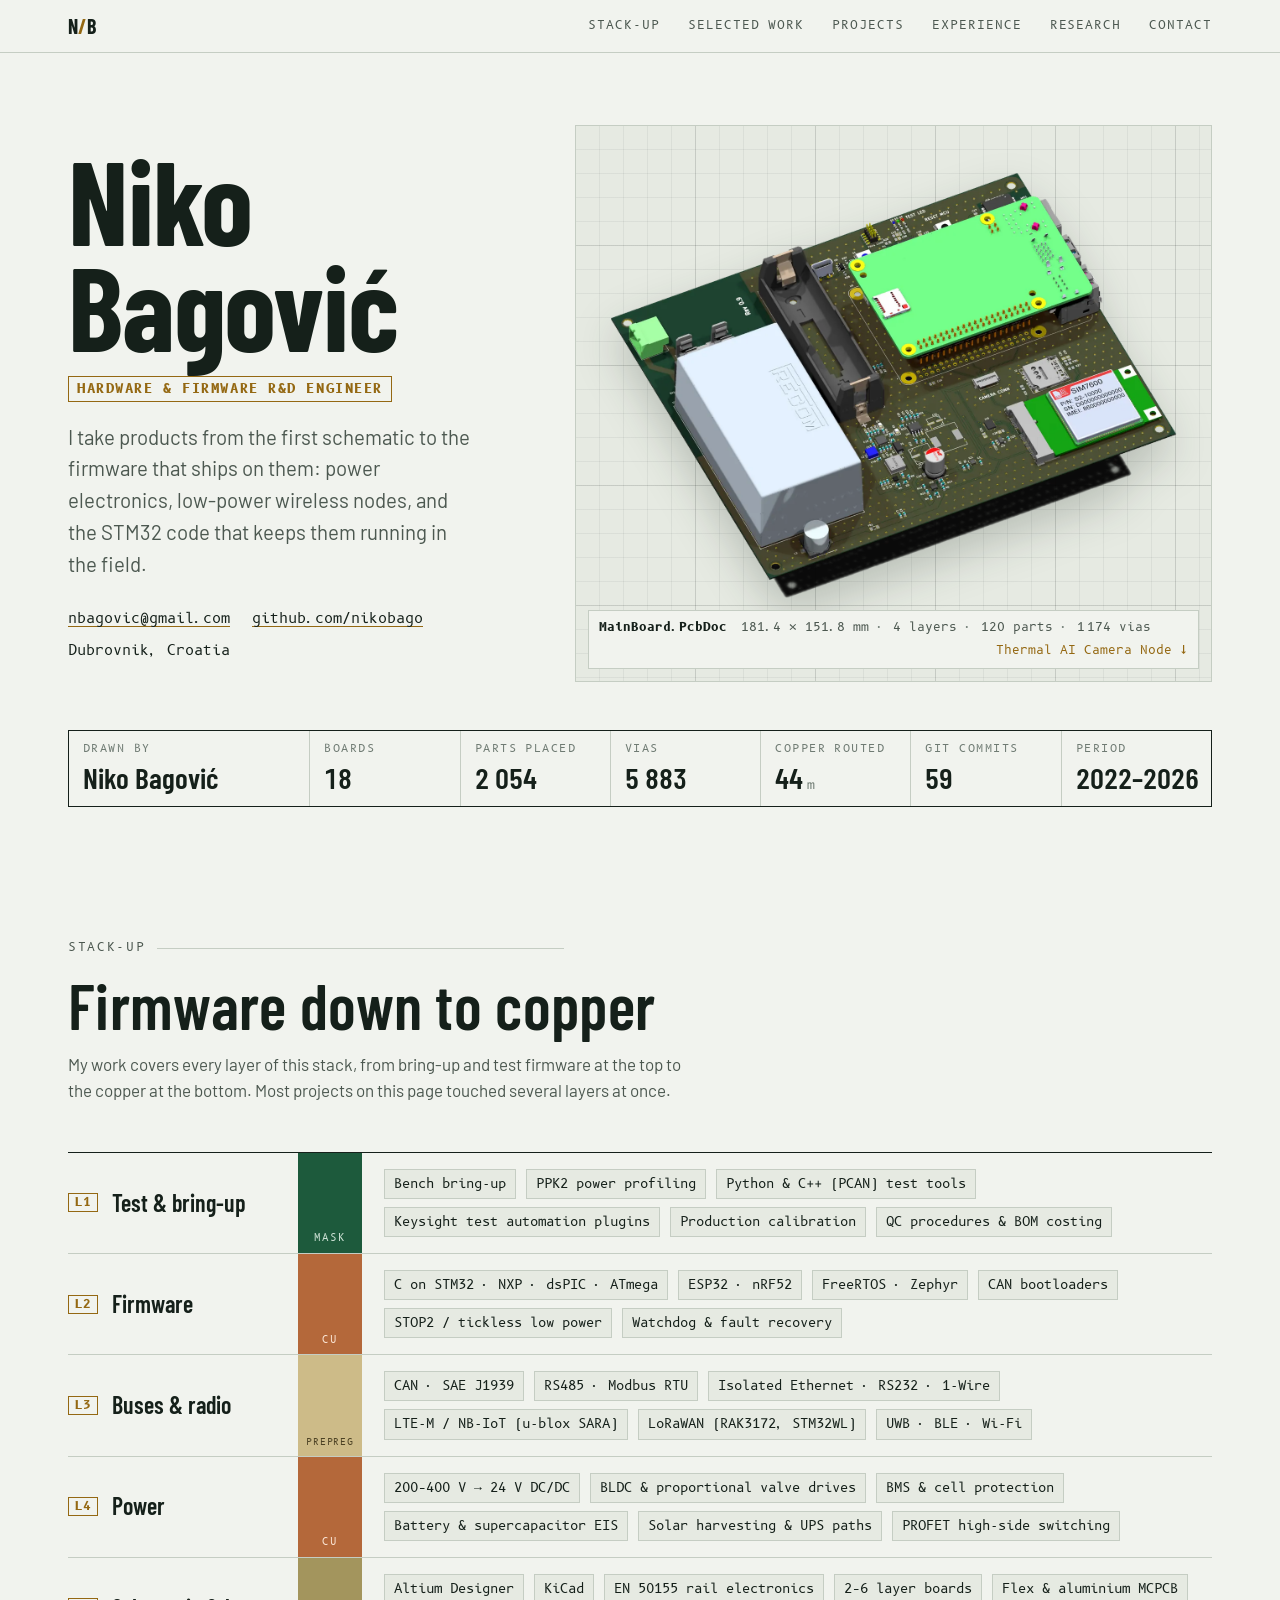
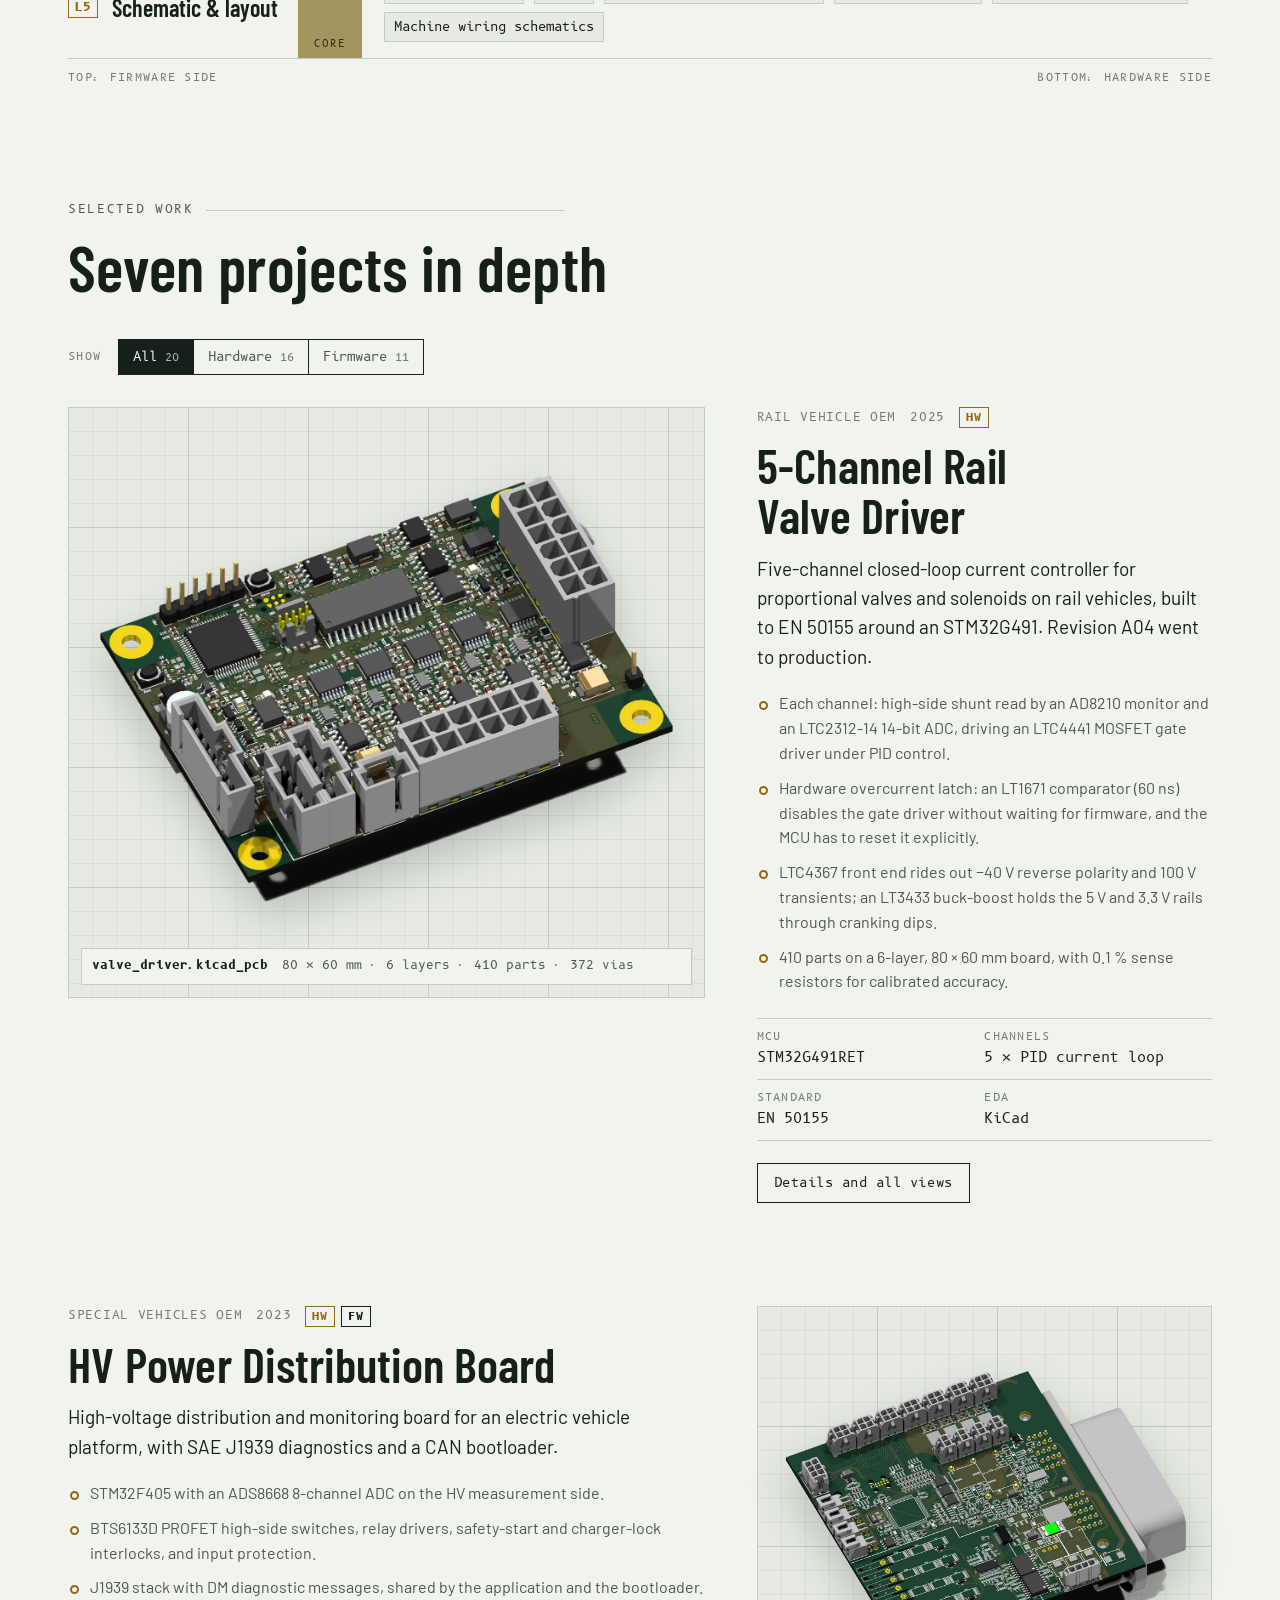
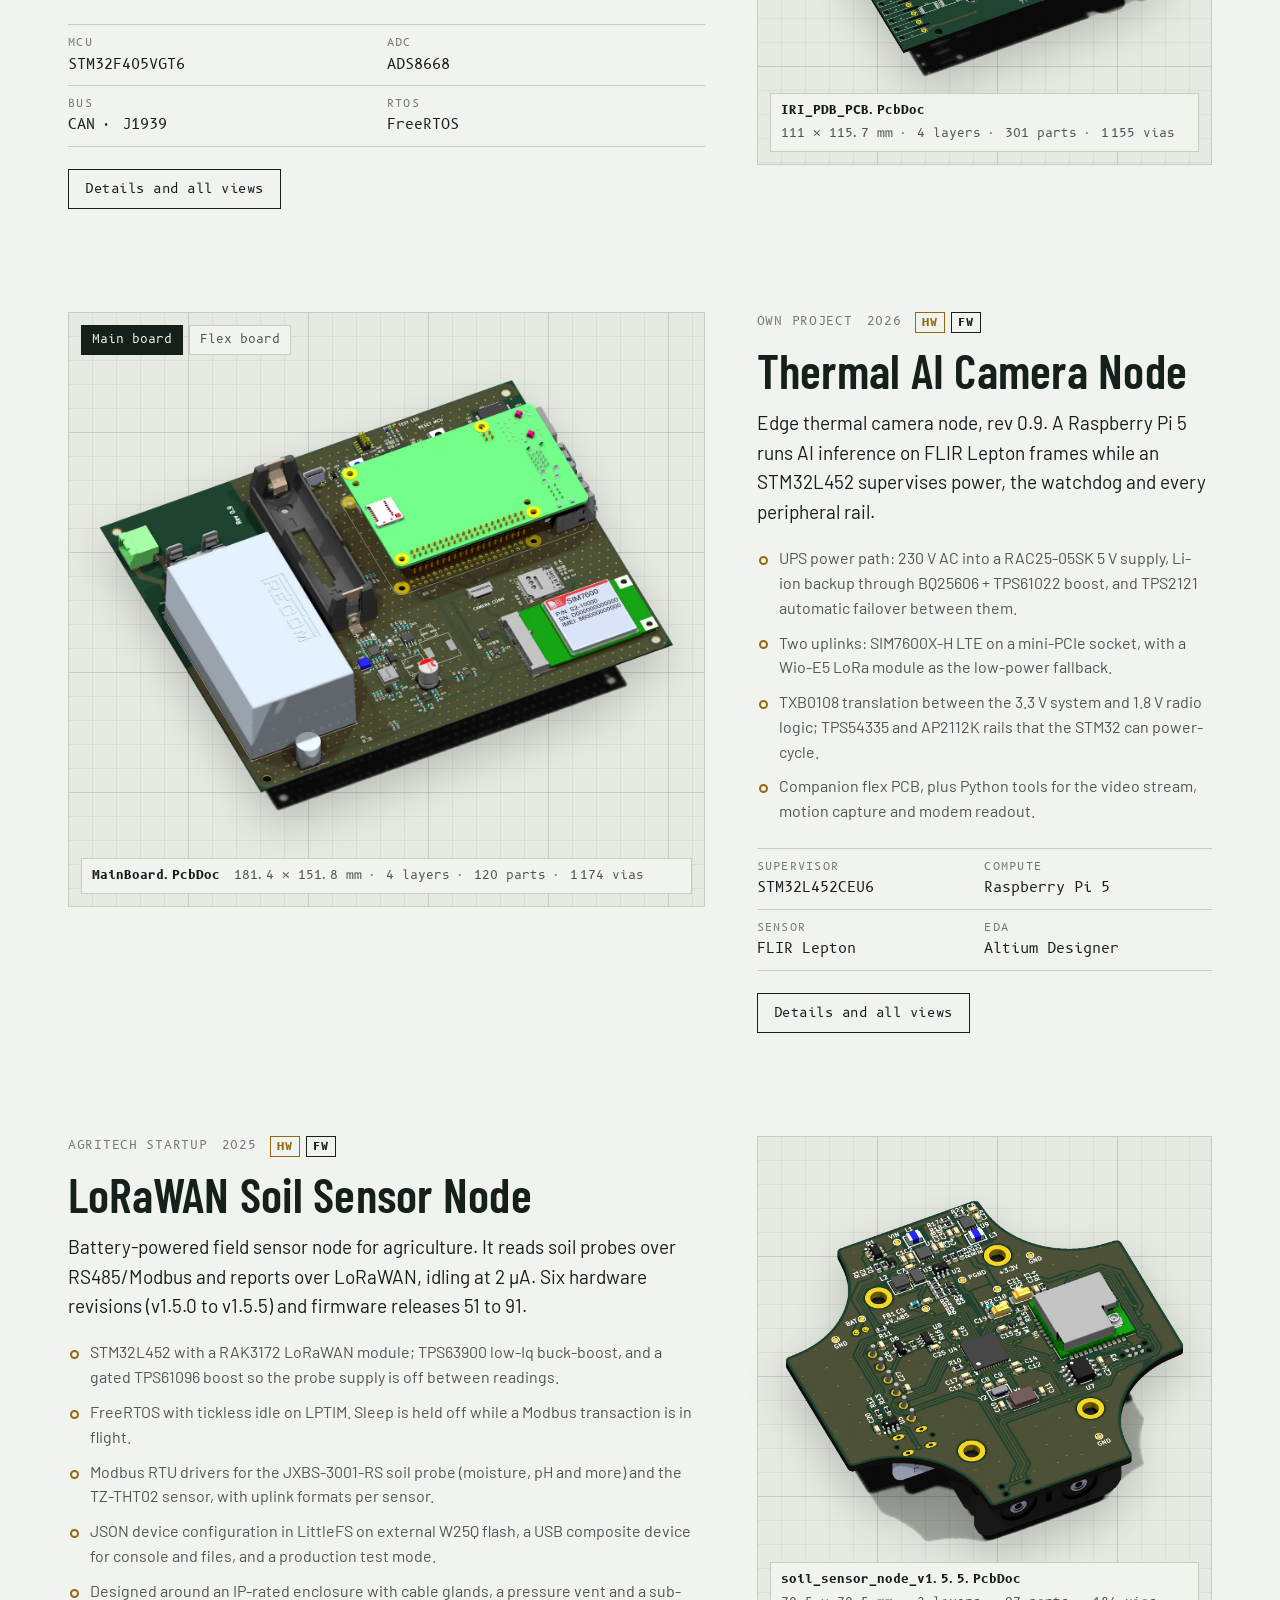
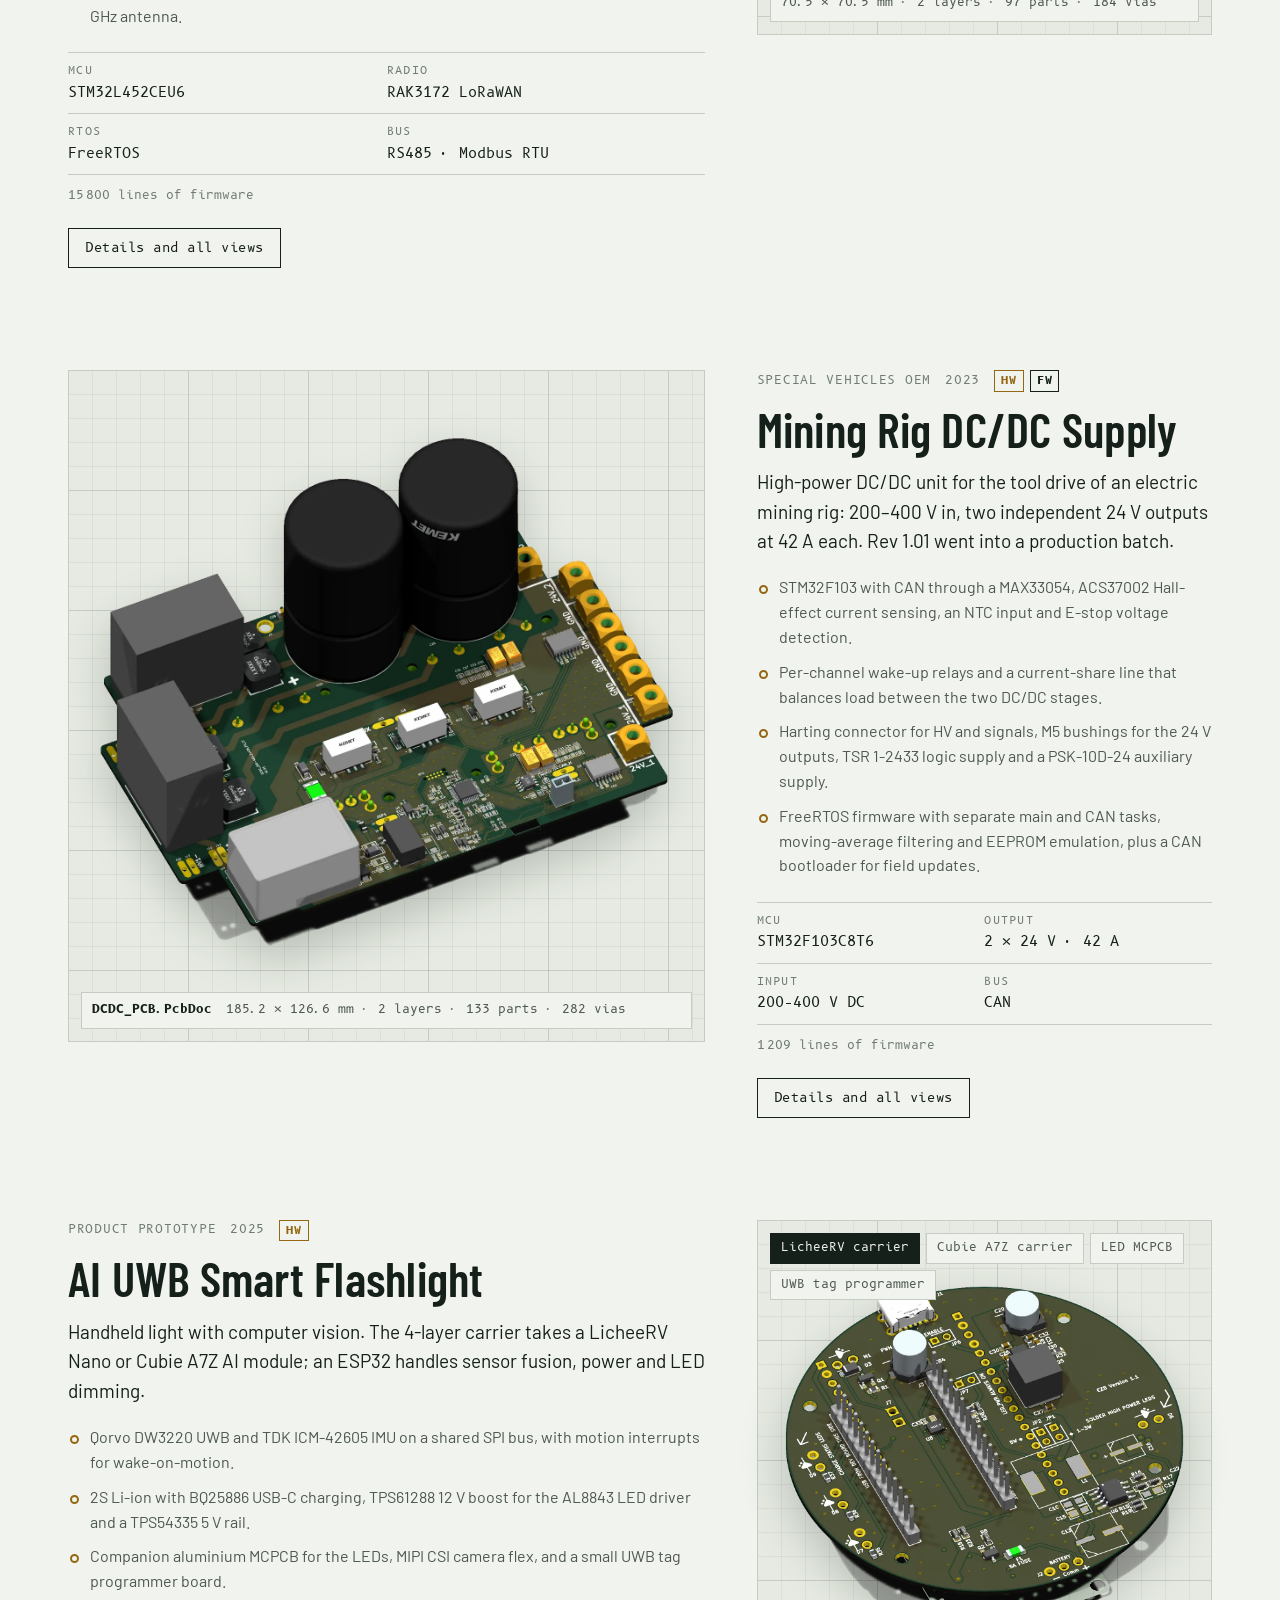
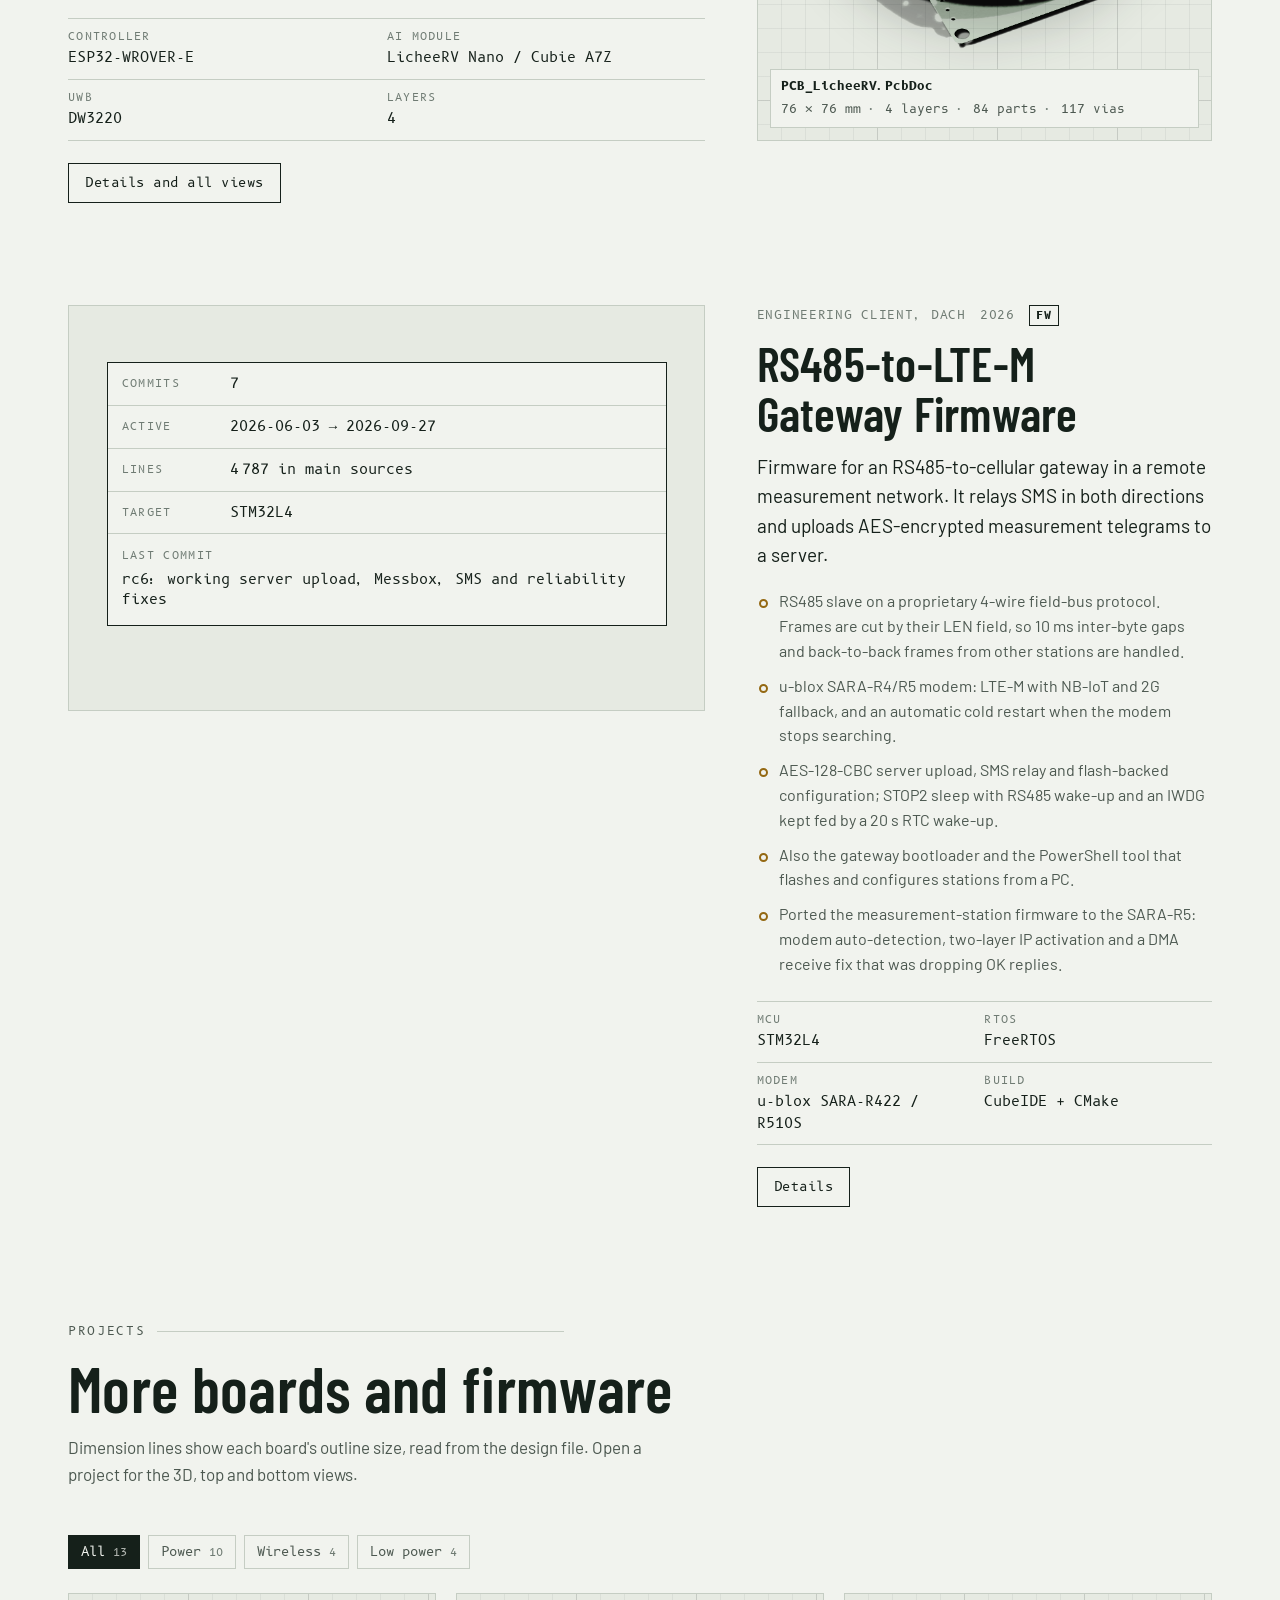
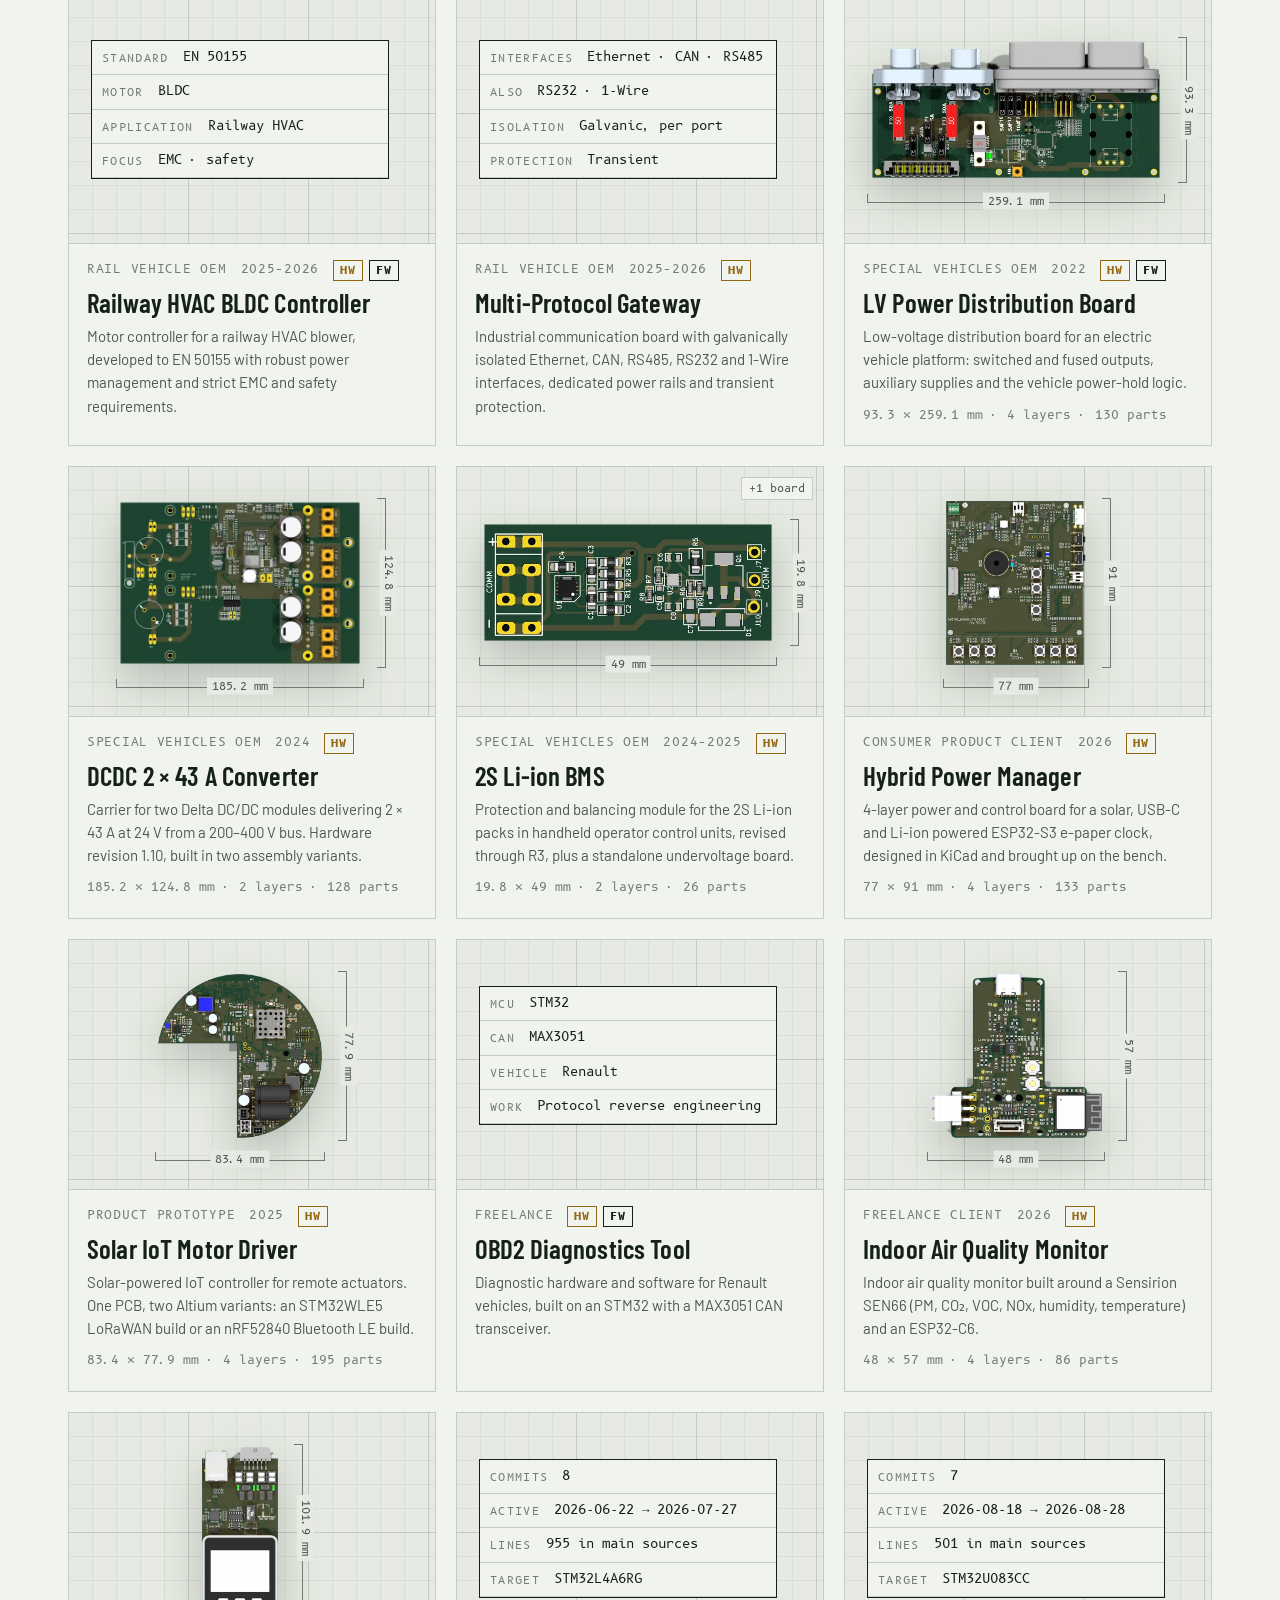
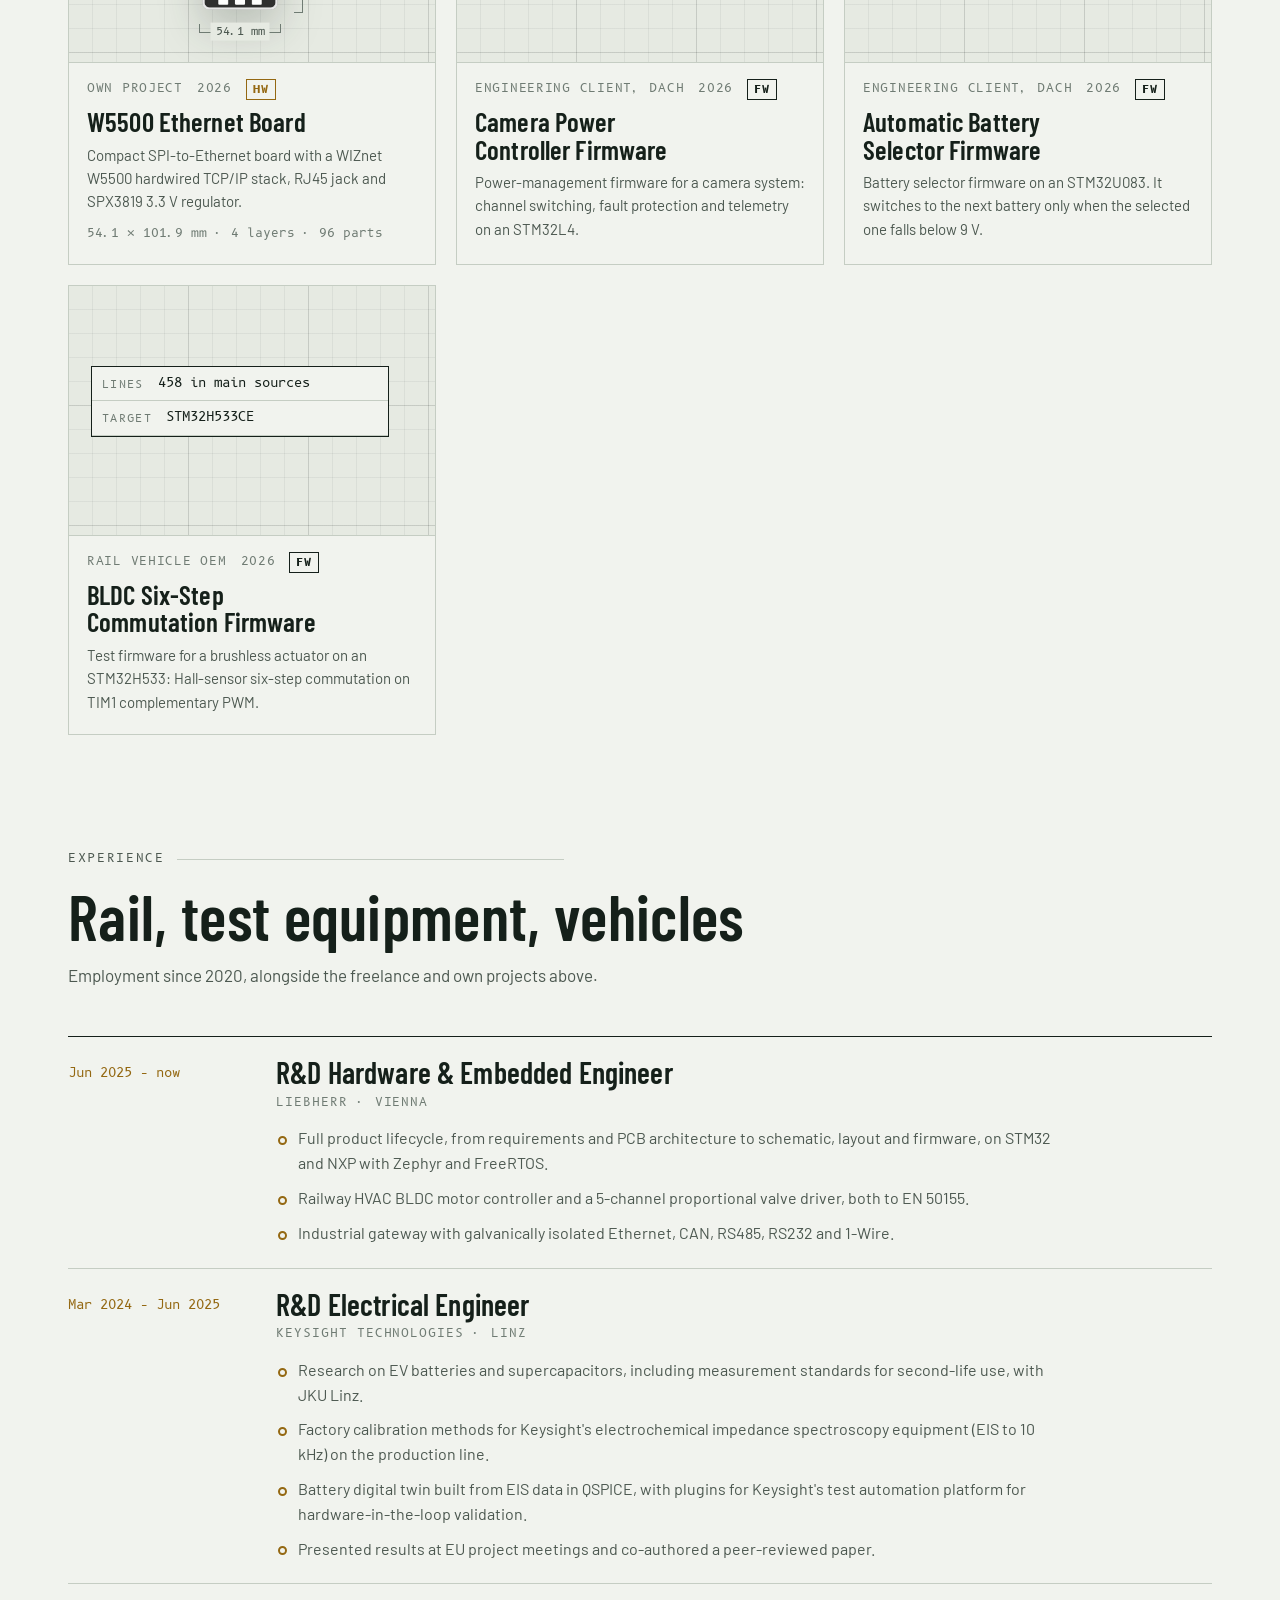
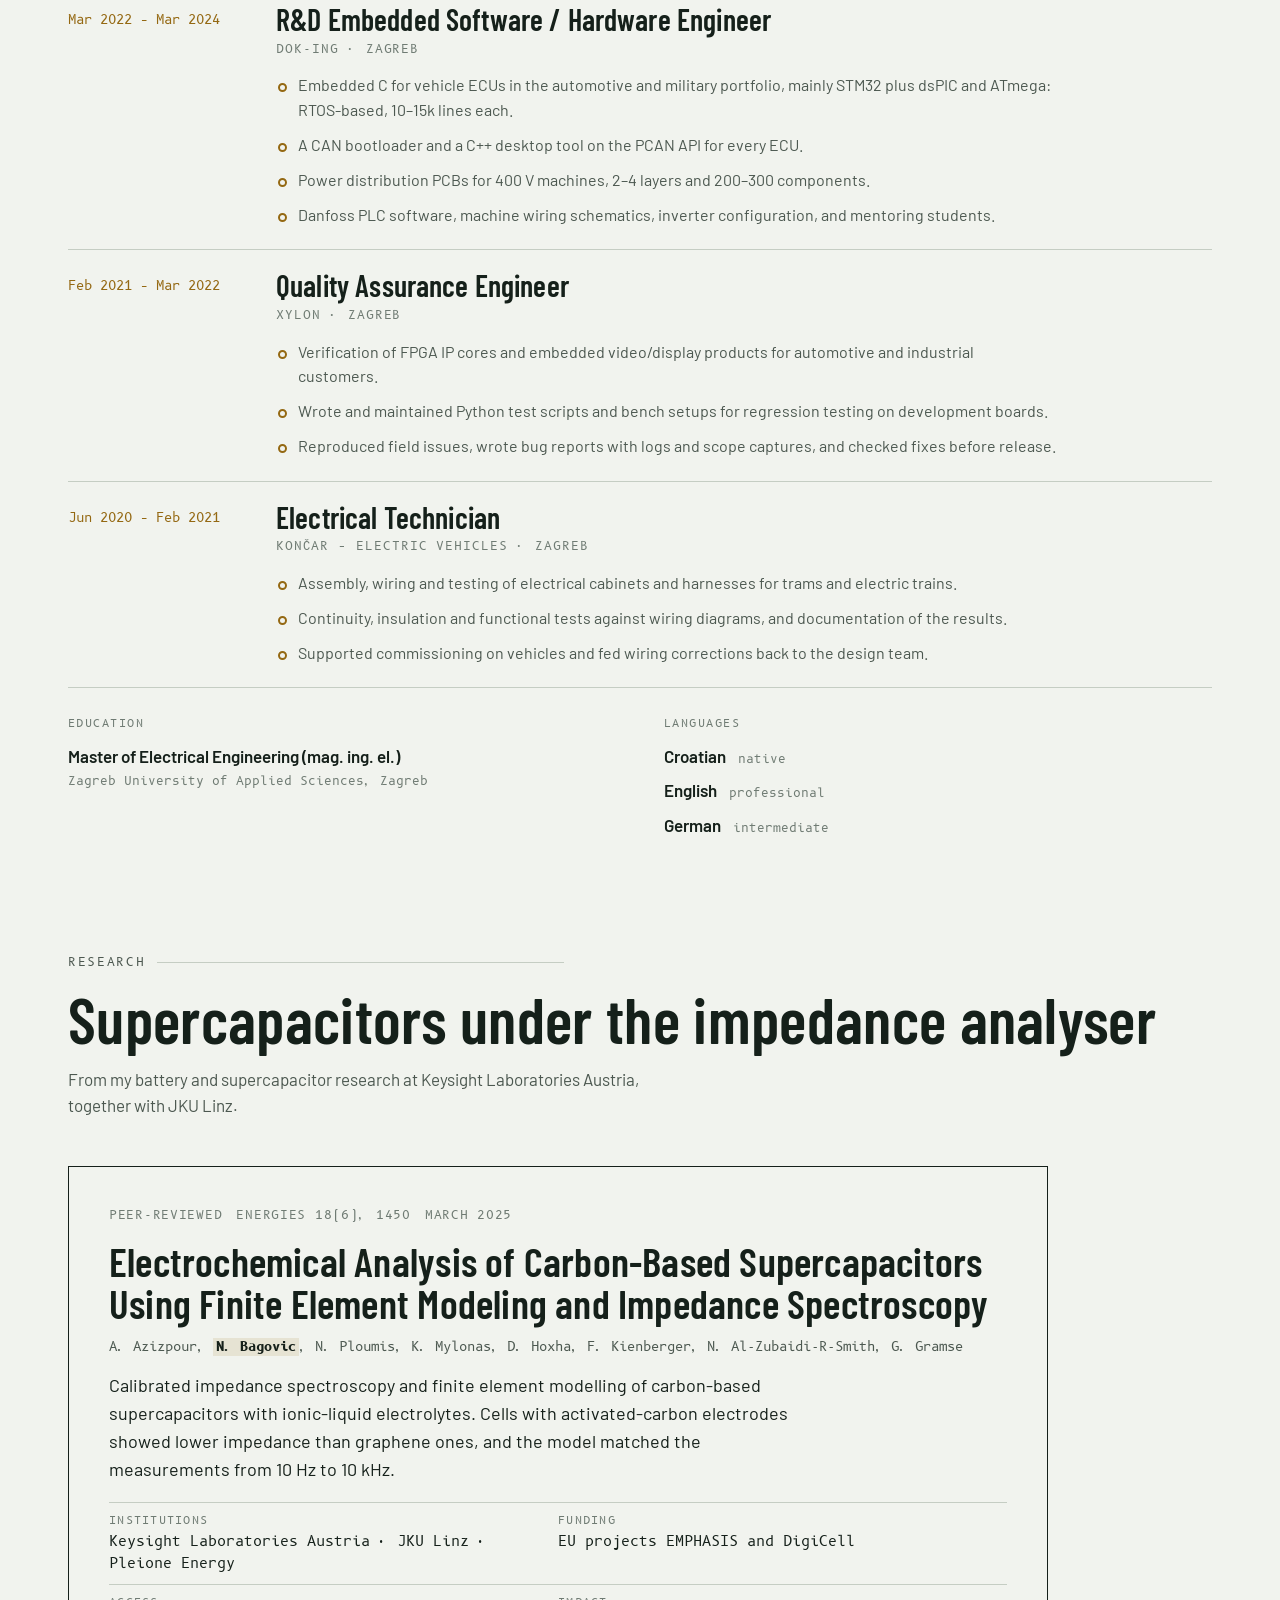
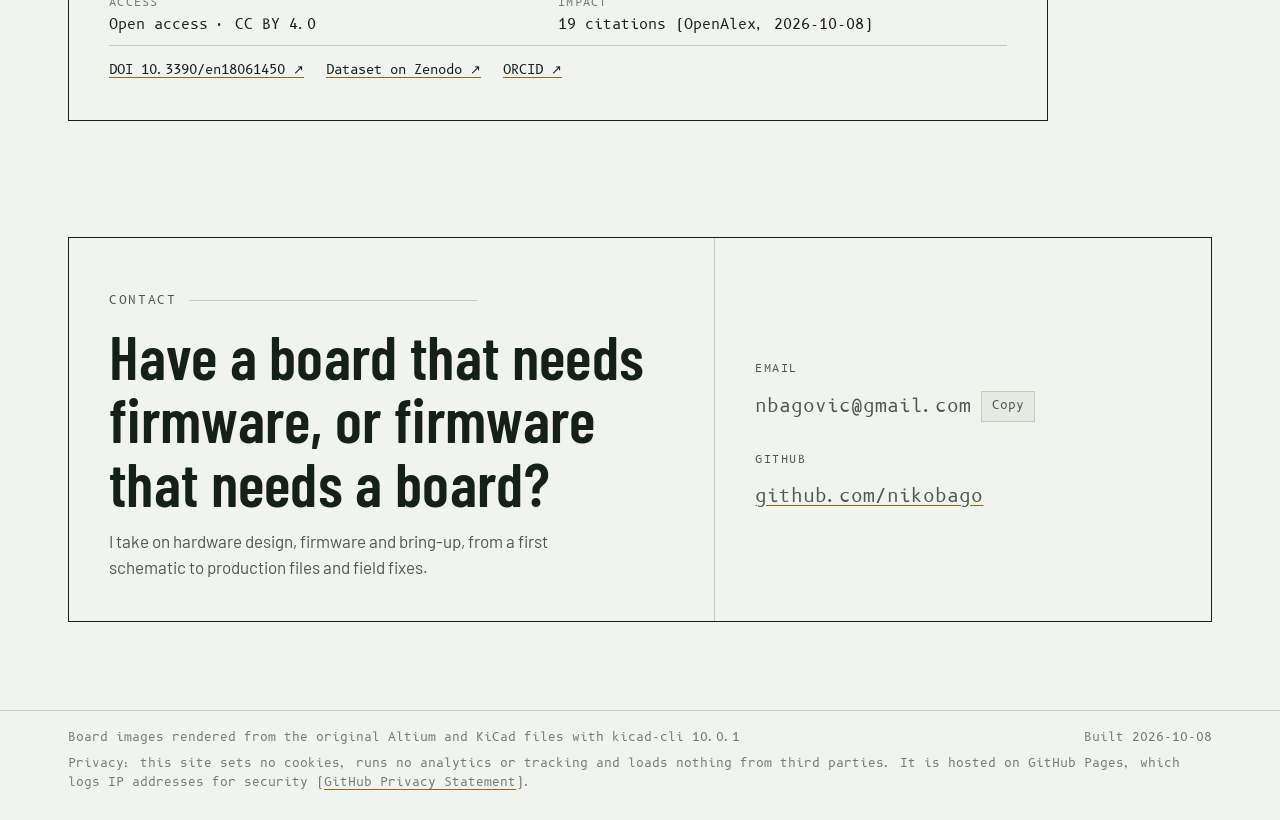
<file: index.html>
<!doctype html>
<html lang="en">
<head>
<meta charset="utf-8">
<meta name="viewport" content="width=device-width, initial-scale=1, viewport-fit=cover">
<title>Niko Bagović</title>
<meta name="robots" content="noindex, nofollow, noarchive, nosnippet">
<meta name="description" content="Niko Bagović: Hardware &amp; firmware R&amp;D engineer. I take products from the first schematic to the firmware that ships on them: power electronics, low-power wireless nodes, and the STM32 code that keeps them running in the field.">
<style>
/* fonts are self-hosted so visitors' IP addresses are not sent to a third-party font CDN */
/* latin */
@font-face {
  font-family: 'B612 Mono';
  font-style: normal;
  font-weight: 400;
  font-display: swap;
  src: url(assets/fonts/b612-mono-400-latin.woff2) format('woff2');
  unicode-range: U+0000-00FF, U+0131, U+0152-0153, U+02BB-02BC, U+02C6, U+02DA, U+02DC, U+0304, U+0308, U+0329, U+2000-206F, U+20AC, U+2122, U+2191, U+2193, U+2212, U+2215, U+FEFF, U+FFFD;
}
/* latin */
@font-face {
  font-family: 'B612 Mono';
  font-style: normal;
  font-weight: 700;
  font-display: swap;
  src: url(assets/fonts/b612-mono-700-latin.woff2) format('woff2');
  unicode-range: U+0000-00FF, U+0131, U+0152-0153, U+02BB-02BC, U+02C6, U+02DA, U+02DC, U+0304, U+0308, U+0329, U+2000-206F, U+20AC, U+2122, U+2191, U+2193, U+2212, U+2215, U+FEFF, U+FFFD;
}
/* latin-ext */
@font-face {
  font-family: 'Barlow';
  font-style: normal;
  font-weight: 400;
  font-display: swap;
  src: url(assets/fonts/barlow-400-latin-ext.woff2) format('woff2');
  unicode-range: U+0100-02BA, U+02BD-02C5, U+02C7-02CC, U+02CE-02D7, U+02DD-02FF, U+0304, U+0308, U+0329, U+1D00-1DBF, U+1E00-1E9F, U+1EF2-1EFF, U+2020, U+20A0-20AB, U+20AD-20C4, U+2113, U+2C60-2C7F, U+A720-A7FF;
}
/* latin */
@font-face {
  font-family: 'Barlow';
  font-style: normal;
  font-weight: 400;
  font-display: swap;
  src: url(assets/fonts/barlow-400-latin.woff2) format('woff2');
  unicode-range: U+0000-00FF, U+0131, U+0152-0153, U+02BB-02BC, U+02C6, U+02DA, U+02DC, U+0304, U+0308, U+0329, U+2000-206F, U+20AC, U+2122, U+2191, U+2193, U+2212, U+2215, U+FEFF, U+FFFD;
}
/* latin-ext */
@font-face {
  font-family: 'Barlow';
  font-style: normal;
  font-weight: 500;
  font-display: swap;
  src: url(assets/fonts/barlow-500-latin-ext.woff2) format('woff2');
  unicode-range: U+0100-02BA, U+02BD-02C5, U+02C7-02CC, U+02CE-02D7, U+02DD-02FF, U+0304, U+0308, U+0329, U+1D00-1DBF, U+1E00-1E9F, U+1EF2-1EFF, U+2020, U+20A0-20AB, U+20AD-20C4, U+2113, U+2C60-2C7F, U+A720-A7FF;
}
/* latin */
@font-face {
  font-family: 'Barlow';
  font-style: normal;
  font-weight: 500;
  font-display: swap;
  src: url(assets/fonts/barlow-500-latin.woff2) format('woff2');
  unicode-range: U+0000-00FF, U+0131, U+0152-0153, U+02BB-02BC, U+02C6, U+02DA, U+02DC, U+0304, U+0308, U+0329, U+2000-206F, U+20AC, U+2122, U+2191, U+2193, U+2212, U+2215, U+FEFF, U+FFFD;
}
/* latin-ext */
@font-face {
  font-family: 'Barlow';
  font-style: normal;
  font-weight: 600;
  font-display: swap;
  src: url(assets/fonts/barlow-600-latin-ext.woff2) format('woff2');
  unicode-range: U+0100-02BA, U+02BD-02C5, U+02C7-02CC, U+02CE-02D7, U+02DD-02FF, U+0304, U+0308, U+0329, U+1D00-1DBF, U+1E00-1E9F, U+1EF2-1EFF, U+2020, U+20A0-20AB, U+20AD-20C4, U+2113, U+2C60-2C7F, U+A720-A7FF;
}
/* latin */
@font-face {
  font-family: 'Barlow';
  font-style: normal;
  font-weight: 600;
  font-display: swap;
  src: url(assets/fonts/barlow-600-latin.woff2) format('woff2');
  unicode-range: U+0000-00FF, U+0131, U+0152-0153, U+02BB-02BC, U+02C6, U+02DA, U+02DC, U+0304, U+0308, U+0329, U+2000-206F, U+20AC, U+2122, U+2191, U+2193, U+2212, U+2215, U+FEFF, U+FFFD;
}
/* latin-ext */
@font-face {
  font-family: 'Barlow Condensed';
  font-style: normal;
  font-weight: 500;
  font-display: swap;
  src: url(assets/fonts/barlow-condensed-500-latin-ext.woff2) format('woff2');
  unicode-range: U+0100-02BA, U+02BD-02C5, U+02C7-02CC, U+02CE-02D7, U+02DD-02FF, U+0304, U+0308, U+0329, U+1D00-1DBF, U+1E00-1E9F, U+1EF2-1EFF, U+2020, U+20A0-20AB, U+20AD-20C4, U+2113, U+2C60-2C7F, U+A720-A7FF;
}
/* latin */
@font-face {
  font-family: 'Barlow Condensed';
  font-style: normal;
  font-weight: 500;
  font-display: swap;
  src: url(assets/fonts/barlow-condensed-500-latin.woff2) format('woff2');
  unicode-range: U+0000-00FF, U+0131, U+0152-0153, U+02BB-02BC, U+02C6, U+02DA, U+02DC, U+0304, U+0308, U+0329, U+2000-206F, U+20AC, U+2122, U+2191, U+2193, U+2212, U+2215, U+FEFF, U+FFFD;
}
/* latin-ext */
@font-face {
  font-family: 'Barlow Condensed';
  font-style: normal;
  font-weight: 600;
  font-display: swap;
  src: url(assets/fonts/barlow-condensed-600-latin-ext.woff2) format('woff2');
  unicode-range: U+0100-02BA, U+02BD-02C5, U+02C7-02CC, U+02CE-02D7, U+02DD-02FF, U+0304, U+0308, U+0329, U+1D00-1DBF, U+1E00-1E9F, U+1EF2-1EFF, U+2020, U+20A0-20AB, U+20AD-20C4, U+2113, U+2C60-2C7F, U+A720-A7FF;
}
/* latin */
@font-face {
  font-family: 'Barlow Condensed';
  font-style: normal;
  font-weight: 600;
  font-display: swap;
  src: url(assets/fonts/barlow-condensed-600-latin.woff2) format('woff2');
  unicode-range: U+0000-00FF, U+0131, U+0152-0153, U+02BB-02BC, U+02C6, U+02DA, U+02DC, U+0304, U+0308, U+0329, U+2000-206F, U+20AC, U+2122, U+2191, U+2193, U+2212, U+2215, U+FEFF, U+FFFD;
}
/* latin-ext */
@font-face {
  font-family: 'Barlow Condensed';
  font-style: normal;
  font-weight: 700;
  font-display: swap;
  src: url(assets/fonts/barlow-condensed-700-latin-ext.woff2) format('woff2');
  unicode-range: U+0100-02BA, U+02BD-02C5, U+02C7-02CC, U+02CE-02D7, U+02DD-02FF, U+0304, U+0308, U+0329, U+1D00-1DBF, U+1E00-1E9F, U+1EF2-1EFF, U+2020, U+20A0-20AB, U+20AD-20C4, U+2113, U+2C60-2C7F, U+A720-A7FF;
}
/* latin */
@font-face {
  font-family: 'Barlow Condensed';
  font-style: normal;
  font-weight: 700;
  font-display: swap;
  src: url(assets/fonts/barlow-condensed-700-latin.woff2) format('woff2');
  unicode-range: U+0000-00FF, U+0131, U+0152-0153, U+02BB-02BC, U+02C6, U+02DA, U+02DC, U+0304, U+0308, U+0329, U+2000-206F, U+20AC, U+2122, U+2191, U+2193, U+2212, U+2215, U+FEFF, U+FFFD;
}
</style>
<style>
:root {
  --paper: #f1f3ee;
  --panel: #e6eae2;
  --panel-2: #dde3da;
  --ink: #15201a;
  --ink-2: #4c5850;
  --ink-3: #6f7b73;
  --rule: #c5cdc3;
  --grid: rgba(21, 32, 26, 0.055);
  --grid-major: rgba(21, 32, 26, 0.10);
  --accent: #946812;
  --accent-ink: #ffffff;
  --accent-soft: rgba(148, 104, 18, 0.12);
  --shadow: drop-shadow(0 18px 22px rgba(18, 30, 22, 0.22));
  --mask: #1d5a3c;
  --copper: #b4683a;
  --prepreg: #cdbb88;
  --core: #a3955d;
  --silk: #f4f6f2;

  --f-display: "Barlow Condensed", "Arial Narrow", "Roboto Condensed", sans-serif;
  --f-body: "Barlow", "Segoe UI", system-ui, sans-serif;
  --f-mono: "B612 Mono", ui-monospace, "Cascadia Mono", Consolas, monospace;

  --gutter: clamp(16px, 4vw, 48px);
  --maxw: 1240px;
  color-scheme: light;
}
@media (prefers-color-scheme: dark) {
  :root:not([data-theme="light"]) {
    --paper: #0c1712;
    --panel: #13231b;
    --panel-2: #1a2e23;
    --ink: #e8ede6;
    --ink-2: #a6b3aa;
    --ink-3: #7f8d84;
    --rule: #26392e;
    --grid: rgba(232, 237, 230, 0.045);
    --grid-major: rgba(232, 237, 230, 0.085);
    --accent: #d8a84a;
    --accent-ink: #18120a;
    --accent-soft: rgba(216, 168, 74, 0.14);
    --shadow: drop-shadow(0 18px 26px rgba(0, 0, 0, 0.55));
    color-scheme: dark;
  }
}
:root[data-theme="dark"] {
  --paper: #0c1712;
  --panel: #13231b;
  --panel-2: #1a2e23;
  --ink: #e8ede6;
  --ink-2: #a6b3aa;
  --ink-3: #7f8d84;
  --rule: #26392e;
  --grid: rgba(232, 237, 230, 0.045);
  --grid-major: rgba(232, 237, 230, 0.085);
  --accent: #d8a84a;
  --accent-ink: #18120a;
  --accent-soft: rgba(216, 168, 74, 0.14);
  --shadow: drop-shadow(0 18px 26px rgba(0, 0, 0, 0.55));
  color-scheme: dark;
}

*, *::before, *::after { box-sizing: border-box; }
html { scroll-behavior: smooth; }
@media (prefers-reduced-motion: reduce) { html { scroll-behavior: auto; } }
body {
  margin: 0;
  background: var(--paper);
  color: var(--ink);
  font-family: var(--f-body);
  font-size: 17px;
  line-height: 1.55;
  -webkit-font-smoothing: antialiased;
}
img { max-width: 100%; height: auto; display: block; }
a { color: inherit; text-decoration-color: var(--accent); text-underline-offset: 3px; }
a:hover { color: var(--accent); }
button { font: inherit; color: inherit; }
:focus-visible { outline: 2px solid var(--accent); outline-offset: 3px; border-radius: 2px; }
h1, h2, h3 { font-family: var(--f-display); font-weight: 600; line-height: 1.02; margin: 0; text-wrap: balance; letter-spacing: 0.005em; }
p { margin: 0; }
ul { margin: 0; padding: 0; }

.wrap { max-width: var(--maxw); margin: 0 auto; padding-inline: var(--gutter); }
.eyebrow {
  font-family: var(--f-mono); font-size: 12px; letter-spacing: 0.14em; text-transform: uppercase;
  color: var(--ink-3); display: flex; align-items: center; gap: 12px;
}
.eyebrow::after { content: ""; flex: 1; height: 1px; background: var(--rule); }
.grid-bg {
  background-color: var(--panel);
  background-image:
    linear-gradient(var(--grid-major) 1px, transparent 1px),
    linear-gradient(90deg, var(--grid-major) 1px, transparent 1px),
    linear-gradient(var(--grid) 1px, transparent 1px),
    linear-gradient(90deg, var(--grid) 1px, transparent 1px);
  background-size: 120px 120px, 120px 120px, 24px 24px, 24px 24px;
  background-position: -1px -1px;
}

/* ---------- top bar */
.bar {
  position: sticky; top: env(safe-area-inset-top, 0px); z-index: 20;
  background: color-mix(in srgb, var(--paper) 88%, transparent);
  backdrop-filter: blur(10px); -webkit-backdrop-filter: blur(10px);
  border-bottom: 1px solid var(--rule);
}
.bar .wrap { display: flex; align-items: center; justify-content: space-between; gap: 16px; min-height: 52px; }
.mark { font-family: var(--f-display); font-weight: 700; font-size: 20px; text-decoration: none; letter-spacing: 0.02em; white-space: nowrap; }
.mark span { color: var(--accent); }
.bar nav { min-width: 0; display: flex; gap: clamp(12px, 2.4vw, 28px); font-family: var(--f-mono); font-size: 12px; letter-spacing: 0.08em; text-transform: uppercase; overflow-x: auto; scrollbar-width: none; }
.bar nav a { text-decoration: none; color: var(--ink-2); white-space: nowrap; padding-block: 6px; }
.bar nav a:hover { color: var(--accent); }

/* ---------- hero */
.hero { padding-block: clamp(36px, 6vw, 72px) 0; }
.hero-grid { display: grid; grid-template-columns: minmax(0, 5fr) minmax(0, 7fr); gap: clamp(24px, 4vw, 56px); align-items: center; }
.hero h1 { font-size: clamp(56px, 9.2vw, 132px); font-weight: 700; letter-spacing: -0.01em; line-height: 0.9; }
.hero .role { width: fit-content; padding: 2px 8px; font-family: var(--f-mono); font-size: 13px; letter-spacing: 0.12em; text-transform: uppercase; color: var(--accent); margin-top: 18px; }
.hero .thesis { font-size: clamp(18px, 1.6vw, 21px); color: var(--ink-2); max-width: 34ch; margin-top: 20px; }
.hero .links { display: flex; flex-wrap: wrap; gap: 10px 22px; margin-top: 28px; font-family: var(--f-mono); font-size: 14px; }
.hero figure { margin: 0; position: relative; padding: clamp(16px, 3vw, 36px) clamp(12px, 2vw, 24px) 72px; border: 1px solid var(--rule); }
.hero-img { width: 100%; filter: var(--shadow); animation: settle 900ms cubic-bezier(.2, .7, .2, 1) both; }
@keyframes settle { from { transform: translateY(14px) rotate(-0.6deg); } to { transform: none; } }
@media (prefers-reduced-motion: reduce) { .hero-img { animation: none; } }

.callout {
  position: absolute; left: 12px; bottom: 12px; right: 12px;
  display: flex; flex-wrap: wrap; align-items: baseline; gap: 4px 14px;
  font-family: var(--f-mono); font-size: 12px; color: var(--ink-2);
  padding: 8px 10px; background: var(--paper); border: 1px solid var(--rule);
}
.callout .file { color: var(--ink); font-weight: 700; }
.callout .facts, .facts { display: inline-flex; flex-wrap: wrap; gap: 2px 0; }
.facts span + span::before { content: "·"; margin-inline: 8px; color: var(--ink-3); }
.callout a { margin-left: auto; color: var(--accent); text-decoration: none; }

/* drawing title block */
.titleblock {
  margin-top: clamp(28px, 4vw, 48px);
  display: grid; grid-template-columns: 1.6fr repeat(6, 1fr);
  border: 1px solid var(--ink); border-width: 1.5px;
}
.titleblock > div { padding: 10px 14px 12px; border-left: 1px solid var(--rule); min-width: 0; }
.titleblock > div:first-child { border-left: 0; }
.titleblock dt { font-family: var(--f-mono); font-size: 10.5px; letter-spacing: 0.14em; text-transform: uppercase; color: var(--ink-3); }
.titleblock dd { margin: 4px 0 0; font-family: var(--f-display); font-weight: 600; font-size: clamp(22px, 2.3vw, 30px); line-height: 1.1; font-variant-numeric: tabular-nums; white-space: nowrap; }
.titleblock dd small { font-family: var(--f-mono); font-size: 12px; font-weight: 400; color: var(--ink-3); margin-left: 4px; }

/* ---------- sections */
section { padding-block: clamp(64px, 9vw, 120px) 0; }
.sec-head { display: grid; gap: 14px; margin-bottom: clamp(28px, 4vw, 48px); }
.sec-head h2 { font-size: clamp(38px, 5vw, 64px); }
.sec-head p { color: var(--ink-2); max-width: 62ch; }

/* stack-up */
.stack { border-top: 1.5px solid var(--ink); }
.layer { display: grid; grid-template-columns: minmax(170px, 230px) 64px minmax(0, 1fr); align-items: stretch; border-bottom: 1px solid var(--rule); }
.lname { display: flex; align-items: center; gap: 14px; padding: 18px 16px 18px 0; font-family: var(--f-display); font-weight: 600; font-size: 24px; line-height: 1.1; }
.lnum { font-family: var(--f-mono); font-size: 12px; font-weight: 700; color: var(--accent); border: 1px solid var(--accent); padding: 2px 6px; }
.swatch { display: block; position: relative; }
.swatch::after { position: absolute; inset: auto 0 6px; text-align: center; font-family: var(--f-mono); font-style: normal; font-size: 10px; letter-spacing: 0.08em; }
.layer-l1 .swatch { background: var(--mask); }
.layer-l1 .swatch::after { content: "MASK"; color: #cfe3d6; }
.layer-l2 .swatch, .layer-l4 .swatch { background: var(--copper); }
.layer-l2 .swatch::after, .layer-l4 .swatch::after { content: "CU"; color: #fbe6d6; }
.layer-l3 .swatch { background: var(--prepreg); }
.layer-l3 .swatch::after { content: "PREPREG"; color: #4c4224; font-size: 9px; }
.layer-l5 .swatch { background: var(--core); }
.layer-l5 .swatch::after { content: "CORE"; color: #2f2a14; }
.layer ul { list-style: none; display: flex; flex-wrap: wrap; align-content: center; gap: 8px 10px; padding: 16px 0 16px 22px; }
.layer li { font-family: var(--f-mono); font-size: 13px; padding: 4px 9px; border: 1px solid var(--rule); background: var(--panel); color: var(--ink); }
.stack-note { display: flex; justify-content: space-between; font-family: var(--f-mono); font-size: 11px; letter-spacing: 0.12em; text-transform: uppercase; color: var(--ink-3); padding-top: 10px; }

/* featured */
.feat-list { display: grid; gap: clamp(56px, 8vw, 104px); }
.feat { display: grid; grid-template-columns: minmax(0, 7fr) minmax(0, 5fr); gap: clamp(24px, 4vw, 56px); align-items: start; scroll-margin-top: 80px; }
.feat.flip .feat-visual { order: 2; }
.feat-visual { position: relative; border: 1px solid var(--rule); padding: 56px 20px 84px; min-height: 360px; display: grid; place-items: center; }
.feat-img { width: 100%; max-height: 560px; object-fit: contain; filter: var(--shadow); }
.board-tabs { position: absolute; top: 12px; left: 12px; display: flex; flex-wrap: wrap; gap: 6px; z-index: 1; }
.tab, .vbtn {
  font-family: var(--f-mono); font-size: 12px; padding: 5px 10px; cursor: pointer;
  background: var(--paper); border: 1px solid var(--rule); color: var(--ink-2);
}
.tab[aria-selected="true"], .vbtn[aria-pressed="true"] { background: var(--ink); color: var(--paper); border-color: var(--ink); }
.tab:hover, .vbtn:hover { border-color: var(--accent); }
.meta { display: flex; flex-wrap: wrap; align-items: center; gap: 6px 14px; font-family: var(--f-mono); font-size: 12px; letter-spacing: 0.06em; text-transform: uppercase; color: var(--ink-3); }
.role { font-weight: 700; font-size: 11px; padding: 1px 6px; border: 1px solid currentColor; letter-spacing: 0.08em; }
.role-hw { color: var(--accent); }
.role-fw { color: var(--ink); }
.role + .role { margin-left: -8px; }
.feat-text h3 { font-size: clamp(34px, 3.8vw, 50px); margin-top: 12px; }
.feat-text .summary { font-size: 19px; color: var(--ink); margin-top: 14px; }
.points { list-style: none; display: grid; gap: 10px; margin-top: 20px; }
.points li { position: relative; padding-left: 22px; color: var(--ink-2); font-size: 16px; }
.points li::before { content: ""; position: absolute; left: 2px; top: 0.62em; width: 9px; height: 9px; border-radius: 50%; border: 2px solid var(--accent); }
.specs { display: grid; grid-template-columns: repeat(2, minmax(0, 1fr)); margin: 24px 0 0; border-top: 1px solid var(--rule); }
.specs > div { padding: 10px 12px 10px 0; border-bottom: 1px solid var(--rule); min-width: 0; }
.specs dt { font-family: var(--f-mono); font-size: 10.5px; letter-spacing: 0.12em; text-transform: uppercase; color: var(--ink-3); }
.specs dd { margin: 2px 0 0; font-family: var(--f-mono); font-size: 14px; overflow-wrap: anywhere; }
.fw-line { display: flex; flex-wrap: wrap; font-family: var(--f-mono); font-size: 12px; color: var(--ink-3); margin-top: 12px; }
.more {
  margin-top: 22px; cursor: pointer; background: none; border: 1px solid var(--ink); padding: 9px 16px;
  font-family: var(--f-mono); font-size: 13px; letter-spacing: 0.04em;
}
.more:hover { background: var(--ink); color: var(--paper); }

/* firmware panel */
.fw-visual { background: var(--panel); }
.fw-panel { width: 100%; max-width: 560px; font-family: var(--f-mono); font-size: 14px; border: 1.5px solid var(--ink); background: var(--paper); }
.fw-rows > div { display: grid; grid-template-columns: 96px minmax(0, 1fr); gap: 12px; padding: 10px 14px; border-bottom: 1px solid var(--rule); }
.fw-panel .k { color: var(--ink-3); font-size: 11px; letter-spacing: 0.12em; text-transform: uppercase; padding-top: 2px; }
.fw-panel .v { overflow-wrap: anywhere; font-variant-numeric: tabular-nums; }
.fw-last { padding: 12px 14px 14px; display: grid; gap: 6px; color: var(--ink); line-height: 1.45; }

/* project cards */
.chips { display: flex; flex-wrap: wrap; gap: 8px; margin-bottom: 24px; }
.chip {
  cursor: pointer; display: inline-flex; align-items: center; gap: 8px;
  font-family: var(--f-mono); font-size: 13px; padding: 6px 12px;
  background: transparent; border: 1px solid var(--rule); color: var(--ink-2);
}
.chip span { font-size: 11px; color: var(--ink-3); font-variant-numeric: tabular-nums; }
.chip[aria-pressed="true"] { background: var(--ink); border-color: var(--ink); color: var(--paper); }
.chip[aria-pressed="true"] span { color: var(--paper); opacity: 0.7; }
.chip:hover { border-color: var(--accent); }
.cards { display: grid; grid-template-columns: repeat(auto-fill, minmax(min(100%, 300px), 1fr)); gap: 20px; }
.card { position: relative; display: flex; flex-direction: column; border: 1px solid var(--rule); background: var(--paper); transition: border-color 160ms; }
.card:hover { border-color: var(--accent); }
.card-hit { position: absolute; inset: 0; z-index: 2; background: none; border: 0; cursor: pointer; }
.card-hit:focus-visible { outline-offset: -3px; }
.card-visual { position: relative; height: 250px; display: grid; place-items: center; padding: 22px 46px 40px 22px; border-bottom: 1px solid var(--rule); overflow: hidden; }
.nboards { position: absolute; top: 10px; right: 10px; font-family: var(--f-mono); font-size: 11px; padding: 2px 7px; background: var(--paper); border: 1px solid var(--rule); color: var(--ink-2); }
.card-text { padding: 16px 18px 20px; display: grid; gap: 8px; align-content: start; }
.card-text h3 { font-size: 27px; }
.card-text p:not(.meta):not(.facts) { color: var(--ink-2); font-size: 15px; }
.card-text .facts { font-family: var(--f-mono); font-size: 12px; color: var(--ink-3); margin-top: 4px; }
.card-fw { width: 100%; display: grid; place-items: center; }
.card-fw .fw-panel { font-size: 12.5px; }
.card-fw .fw-rows > div { grid-template-columns: max-content minmax(0, 1fr); gap: 14px; padding: 7px 10px; }
.card-fw .fw-last { display: none; }

[hidden] { display: none !important; }

/* hardware / firmware switch */
.role-bar { display: flex; flex-wrap: wrap; align-items: center; gap: 12px 16px; margin: -8px 0 32px; }
.role-bar .addr-label { margin: 0; }
.role-switch { display: inline-flex; border: 1px solid var(--ink); }
.seg {
  cursor: pointer; display: inline-flex; align-items: center; gap: 8px;
  font-family: var(--f-mono); font-size: 13px; padding: 7px 14px;
  background: transparent; border: 0; color: var(--ink-2);
}
.seg + .seg { border-left: 1px solid var(--ink); }
.seg span { font-size: 11px; color: var(--ink-3); font-variant-numeric: tabular-nums; }
.seg[aria-pressed="true"] { background: var(--ink); color: var(--paper); }
.seg[aria-pressed="true"] span { color: var(--paper); opacity: 0.7; }
.seg:hover:not([aria-pressed="true"]) { color: var(--accent); }
.fw-alt { display: none !important; }
.card.both .hw-view { display: contents; }
.mode-fw .feat.both > .feat-visual:not(.fw-alt),
.mode-fw .card.both .hw-view,
.mode-fw .card.both .nboards { display: none !important; }
.mode-fw .feat.both > .fw-alt { display: grid !important; }
.mode-fw .card.both .fw-alt { display: grid !important; }

/* schematic sheet: KiCad's colours are drawn for light paper, so it stays light in both themes */
.sch-sheet { background: #fbfaf5; border: 1px solid var(--rule); padding: 10px; box-shadow: 0 10px 24px rgba(10, 20, 14, 0.18); max-width: 100%; }
.sch-sheet img { max-height: 180px; width: auto; }
.view-stage .sch-sheet img { max-height: min(62vh, 600px); }

/* dimension lines around a top-view render */
.dim { margin: 0; display: grid; place-items: center; width: 100%; height: 100%; }
.dim-box { position: relative; display: inline-block; max-width: 100%; }
.dim-box img { max-height: 170px; width: auto; filter: var(--shadow); }
.dim-x, .dim-y { position: absolute; color: var(--ink-2); font-family: var(--f-mono); font-size: 11px; }
.dim-x { left: 0; right: 0; bottom: -20px; height: 9px; border: 1px solid var(--ink-3); border-top: 0; }
.dim-x b, .dim-y b { position: absolute; font-weight: 400; background: var(--panel); padding: 0 5px; white-space: nowrap; }
.dim-x b { left: 50%; top: 100%; transform: translate(-50%, -55%); }
.dim-y { top: 0; bottom: 0; right: -22px; width: 9px; border: 1px solid var(--ink-3); border-left: 0; }
.dim-y b { top: 50%; left: 100%; transform: translate(-45%, -50%) rotate(90deg); }
.dialog-view .dim-box img { max-height: min(56vh, 520px); }

/* timeline */
.timeline { display: grid; grid-template-columns: repeat(auto-fit, minmax(min(100%, 200px), 1fr)); border-top: 1.5px solid var(--ink); }
.year { padding: 18px 18px 22px 0; border-right: 1px solid var(--rule); }
.year + .year { padding-left: 18px; }
.year:last-child { border-right: 0; }
.year h3 { font-size: 40px; font-variant-numeric: tabular-nums; color: var(--accent); }
.year ul { list-style: none; display: grid; gap: 10px; margin-top: 12px; }
.year li { display: grid; line-height: 1.3; }
.year a { text-decoration: none; font-weight: 500; }
.year a:hover { text-decoration: underline; }
.year li span { font-family: var(--f-mono); font-size: 11px; letter-spacing: 0.06em; text-transform: uppercase; color: var(--ink-3); }

/* experience: read like a drawing's revision table, newest first */
.xp { border-top: 1.5px solid var(--ink); }
.xp-row { display: grid; grid-template-columns: 180px minmax(0, 1fr); gap: 8px 28px; padding: 20px 0 22px; border-bottom: 1px solid var(--rule); }
.xp-period { font-family: var(--f-mono); font-size: 13px; color: var(--accent); padding-top: 6px; font-variant-numeric: tabular-nums; }
.xp-main h3 { font-size: clamp(24px, 2.4vw, 30px); }
.xp-org { font-family: var(--f-mono); font-size: 12px; letter-spacing: 0.08em; text-transform: uppercase; color: var(--ink-3); margin-top: 6px; }
.xp-main .points { margin-top: 14px; max-width: 78ch; }
.xp-side { display: grid; grid-template-columns: repeat(auto-fit, minmax(min(100%, 260px), 1fr)); gap: 20px 48px; margin-top: 28px; }
.xp-list { list-style: none; display: grid; gap: 8px; margin-top: 10px; }
.xp-list li { display: flex; flex-wrap: wrap; align-items: baseline; gap: 4px 12px; }
.xp-list b { font-weight: 600; }
.xp-list span { font-family: var(--f-mono); font-size: 12px; color: var(--ink-3); }

/* publication */
.paper { border: 1.5px solid var(--ink); padding: clamp(20px, 3.5vw, 40px); display: grid; gap: 14px; max-width: 980px; }
.paper h3 { font-size: clamp(28px, 3.2vw, 42px); }
.paper .authors { font-family: var(--f-mono); font-size: 13px; color: var(--ink-2); line-height: 1.6; }
.paper .authors b { color: var(--ink); background: var(--accent-soft); padding: 0 3px; }
.paper .summary { font-size: 18px; max-width: 70ch; }
.paper .specs { margin-top: 4px; }
.paper-links { display: flex; flex-wrap: wrap; gap: 8px 22px; font-family: var(--f-mono); font-size: 13px; }

/* contact */
.contact { padding-bottom: clamp(48px, 7vw, 88px); }
.contact-box { border: 1.5px solid var(--ink); display: grid; grid-template-columns: minmax(0, 1.3fr) minmax(0, 1fr); }
.contact-box > div { padding: clamp(22px, 3.5vw, 40px); }
.contact-box > div + div { border-left: 1px solid var(--rule); display: grid; gap: 16px; align-content: center; }
.contact-box h2 { font-size: clamp(38px, 5vw, 62px); }
.contact-box p { color: var(--ink-2); margin-top: 14px; max-width: 46ch; }
.addr { display: flex; flex-wrap: wrap; align-items: center; gap: 10px; }
.addr code { font-family: var(--f-mono); font-size: clamp(15px, 1.6vw, 18px); user-select: all; overflow-wrap: anywhere; }
.copy { cursor: pointer; font-family: var(--f-mono); font-size: 12px; padding: 5px 10px; border: 1px solid var(--rule); background: var(--panel); }
.copy:hover { border-color: var(--accent); }
.addr-label { font-family: var(--f-mono); font-size: 10.5px; letter-spacing: 0.14em; text-transform: uppercase; color: var(--ink-3); }
footer { border-top: 1px solid var(--rule); padding-block: 18px 28px; font-family: var(--f-mono); font-size: 12px; color: var(--ink-3); }
footer .wrap { display: flex; flex-wrap: wrap; justify-content: space-between; gap: 8px 24px; }

/* dialog */
dialog {
  width: min(1180px, calc(100vw - 24px)); max-height: calc(100dvh - 24px);
  padding: 0; border: 1.5px solid var(--ink); background: var(--paper); color: var(--ink);
}
dialog::backdrop { background: rgba(8, 14, 11, 0.62); }
.dlg-head { position: sticky; top: 0; z-index: 2; display: flex; align-items: start; justify-content: space-between; gap: 16px; padding: 16px 20px; background: var(--paper); border-bottom: 1px solid var(--rule); }
.dlg-head h2 { font-size: clamp(28px, 3.4vw, 42px); margin-top: 6px; }
.close { cursor: pointer; background: none; border: 1px solid var(--rule); width: 38px; height: 38px; font-size: 20px; line-height: 1; flex: none; }
.close:hover { border-color: var(--accent); color: var(--accent); }
.dlg-body { display: grid; grid-template-columns: minmax(0, 7fr) minmax(0, 5fr); }
.dialog-view { position: relative; min-height: 420px; display: grid; grid-template-rows: auto 1fr; border-right: 1px solid var(--rule); }
.view-ctrl { display: flex; flex-wrap: wrap; justify-content: space-between; gap: 8px; padding: 12px; }
.view-ctrl > div { display: flex; flex-wrap: wrap; gap: 6px; }
.view-stage { display: grid; place-items: center; padding: 16px 48px 52px 24px; min-height: 360px; }
.view-stage > img { max-height: min(60vh, 560px); width: auto; filter: var(--shadow); }
.dlg-info { padding: 20px 22px 26px; display: grid; gap: 4px; align-content: start; }
.dlg-info .summary { font-size: 18px; }
.statgrid { display: grid; grid-template-columns: repeat(3, minmax(0, 1fr)); margin-top: 18px; border-top: 1px solid var(--rule); }
.statgrid > div { padding: 8px 8px 8px 0; border-bottom: 1px solid var(--rule); }
.statgrid dt { font-family: var(--f-mono); font-size: 10px; letter-spacing: 0.12em; text-transform: uppercase; color: var(--ink-3); }
.statgrid dd { margin: 0; font-family: var(--f-display); font-weight: 600; font-size: 24px; font-variant-numeric: tabular-nums; }
.statgrid dd small { font-family: var(--f-mono); font-size: 11px; font-weight: 400; color: var(--ink-3); margin-left: 3px; }
.dlg-fw { margin-top: 16px; }
.dlg-fw .fw-panel { font-size: 12.5px; max-width: none; }
.dlg-file { font-family: var(--f-mono); font-size: 12px; color: var(--ink-3); margin-top: 10px; overflow-wrap: anywhere; }

/* ---------- responsive */
@media (max-width: 1000px) {
  .titleblock { grid-template-columns: repeat(4, 1fr); }
  .titleblock > div:nth-child(n+5) { border-top: 1px solid var(--rule); }
  .titleblock > div:nth-child(5) { border-left: 0; }
  .titleblock > div:first-child { grid-column: span 1; }
}
@media (max-width: 860px) {
  .hero-grid, .feat, .dlg-body, .contact-box { grid-template-columns: 1fr; }
  .feat.flip .feat-visual { order: 0; }
  .feat-visual { min-height: 0; padding: 52px 12px 96px; }
  .dialog-view { border-right: 0; border-bottom: 1px solid var(--rule); min-height: 0; }
  .contact-box > div + div { border-left: 0; border-top: 1px solid var(--rule); }
  .layer { grid-template-columns: 1fr 44px; }
  .layer .lname { grid-column: 1; }
  .layer .swatch { grid-column: 2; grid-row: 1 / span 2; }
  .layer ul { grid-column: 1; grid-row: 2; padding: 0 12px 16px 0; }
  .xp-row { grid-template-columns: 1fr; }
  .xp-period { padding-top: 0; }
}
@media (max-width: 560px) {
  body { font-size: 16px; }
  .titleblock { grid-template-columns: repeat(2, 1fr); }
  .titleblock > div { border-top: 1px solid var(--rule); }
  .titleblock > div:nth-child(-n+2) { border-top: 0; }
  .titleblock > div:nth-child(odd) { border-left: 0; }
  .titleblock > div:nth-child(5) { border-left: 0; }
  .specs, .statgrid { grid-template-columns: repeat(2, minmax(0, 1fr)); }
  .callout a { margin-left: 0; }
  .view-stage { padding: 12px 40px 48px 12px; }
}
</style>
</head>
<body>
<header class="bar">
  <div class="wrap">
    <a class="mark" href="#top">N<span>/</span>B</a>
    <nav aria-label="Sections">
      <a href="#stack">Stack-up</a>
      <a href="#work">Selected work</a>
      <a href="#projects">Projects</a>
      <a href="#experience">Experience</a>
      <a href="#research">Research</a>
      <!--C--><a href="#contact">Contact</a><!--/C-->
    </nav>
  </div>
</header>

<main id="top">
  <div class="wrap hero">
    <div class="hero-grid">
      <div>
        <h1>Niko Bagović</h1>
        <p class="role">Hardware &amp; firmware R&amp;D engineer</p>
        <p class="thesis">I take products from the first schematic to the firmware that ships on them: power electronics, low-power wireless nodes, and the STM32 code that keeps them running in the field.</p>
        <p class="links"><!--C--><a href="#contact">nbagovic@gmail.com</a><!--/C--><a href="https://github.com/nikobago" target="_blank" rel="noopener">github.com/nikobago</a><span>Dubrovnik, Croatia</span></p>
      </div>
      <figure class="grid-bg"><img class="hero-img" src="assets/boards/thermal-main-iso.webp" width="1400" height="1066" alt="Thermal AI Camera Node, Main board, 3D render" fetchpriority="high"><figcaption class="callout"><span class="file">MainBoard.PcbDoc</span><span class="facts"><span>181.4 × 151.8 mm</span><span>4 layers</span><span>120 parts</span><span>1 174 vias</span></span><a href="#thermal">Thermal AI Camera Node ↓</a></figcaption></figure>
    </div>

    <dl class="titleblock" aria-label="Portfolio totals">
      <div><dt>Drawn by</dt><dd>Niko Bagović</dd></div>
      <div><dt>Boards</dt><dd>18</dd></div>
      <div><dt>Parts placed</dt><dd>2 054</dd></div>
      <div><dt>Vias</dt><dd>5 883</dd></div>
      <div><dt>Copper routed</dt><dd>44<small>m</small></dd></div>
      <div><dt>Git commits</dt><dd>59</dd></div>
      <div><dt>Period</dt><dd>2022–2026</dd></div>
    </dl>
  </div>

  <section id="stack">
    <div class="wrap">
      <div class="sec-head">
        <p class="eyebrow">Stack-up</p>
        <h2>Firmware down to copper</h2>
        <p>My work covers every layer of this stack, from bring-up and test firmware at the top to the copper at the bottom. Most projects on this page touched several layers at once.</p>
      </div>
      <div class="stack"><div class="layer layer-l1"><div class="lname"><span class="lnum">L1</span><span>Test &amp; bring-up</span></div><i class="swatch" aria-hidden="true"></i><ul><li>Bench bring-up</li><li>PPK2 power profiling</li><li>Python &amp; C++ (PCAN) test tools</li><li>Keysight test automation plugins</li><li>Production calibration</li><li>QC procedures &amp; BOM costing</li></ul></div><div class="layer layer-l2"><div class="lname"><span class="lnum">L2</span><span>Firmware</span></div><i class="swatch" aria-hidden="true"></i><ul><li>C on STM32 · NXP · dsPIC · ATmega</li><li>ESP32 · nRF52</li><li>FreeRTOS · Zephyr</li><li>CAN bootloaders</li><li>STOP2 / tickless low power</li><li>Watchdog &amp; fault recovery</li></ul></div><div class="layer layer-l3"><div class="lname"><span class="lnum">L3</span><span>Buses &amp; radio</span></div><i class="swatch" aria-hidden="true"></i><ul><li>CAN · SAE J1939</li><li>RS485 · Modbus RTU</li><li>Isolated Ethernet · RS232 · 1-Wire</li><li>LTE-M / NB-IoT (u-blox SARA)</li><li>LoRaWAN (RAK3172, STM32WL)</li><li>UWB · BLE · Wi-Fi</li></ul></div><div class="layer layer-l4"><div class="lname"><span class="lnum">L4</span><span>Power</span></div><i class="swatch" aria-hidden="true"></i><ul><li>200–400 V → 24 V DC/DC</li><li>BLDC &amp; proportional valve drives</li><li>BMS &amp; cell protection</li><li>Battery &amp; supercapacitor EIS</li><li>Solar harvesting &amp; UPS paths</li><li>PROFET high-side switching</li></ul></div><div class="layer layer-l5"><div class="lname"><span class="lnum">L5</span><span>Schematic &amp; layout</span></div><i class="swatch" aria-hidden="true"></i><ul><li>Altium Designer</li><li>KiCad</li><li>EN 50155 rail electronics</li><li>2–6 layer boards</li><li>Flex &amp; aluminium MCPCB</li><li>Machine wiring schematics</li></ul></div></div>
      <p class="stack-note"><span>Top: firmware side</span><span>Bottom: hardware side</span></p>
    </div>
  </section>

  <section id="work">
    <div class="wrap">
      <div class="sec-head">
        <p class="eyebrow">Selected work</p>
        <h2 id="feat-title">Seven projects in depth</h2>
      </div>
      <div class="role-bar">
        <p class="addr-label">Show</p>
        <div class="role-switch" role="group" aria-label="Show hardware or firmware work"><button type="button" class="seg" data-role="all" aria-pressed="true">All<span>20</span></button><button type="button" class="seg" data-role="HW" aria-pressed="false">Hardware<span>16</span></button><button type="button" class="seg" data-role="FW" aria-pressed="false">Firmware<span>11</span></button></div>
      </div>
      <div class="feat-list">
    <article class="feat" id="valve" data-role="HW">
      <div class="feat-visual grid-bg"><img class="feat-img" src="assets/boards/valve-iso.webp" width="1400" height="1055" alt="5-Channel Rail Valve Driver, 3D render" loading="lazy" decoding="async"><div class="callout"><span class="file">valve_driver.kicad_pcb</span><span class="facts"><span>80 × 60 mm</span><span>6 layers</span><span>410 parts</span><span>372 vias</span></span></div></div>
      <div class="feat-text">
        <p class="meta"><span>Rail vehicle OEM</span><span>2025</span><span class="role role-hw" title="Hardware">HW</span></p>
        <h3>5-Channel Rail Valve Driver</h3>
        <p class="summary">Five-channel closed-loop current controller for proportional valves and solenoids on rail vehicles, built to EN 50155 around an STM32G491. Revision A04 went to production.</p>
        <ul class="points"><li>Each channel: high-side shunt read by an AD8210 monitor and an LTC2312-14 14-bit ADC, driving an LTC4441 MOSFET gate driver under PID control.</li><li>Hardware overcurrent latch: an LT1671 comparator (60 ns) disables the gate driver without waiting for firmware, and the MCU has to reset it explicitly.</li><li>LTC4367 front end rides out −40 V reverse polarity and 100 V transients; an LT3433 buck-boost holds the 5 V and 3.3 V rails through cranking dips.</li><li>410 parts on a 6-layer, 80 × 60 mm board, with 0.1 % sense resistors for calibrated accuracy.</li></ul>
        <dl class="specs"><div><dt>MCU</dt><dd>STM32G491RET</dd></div><div><dt>Channels</dt><dd>5 × PID current loop</dd></div><div><dt>Standard</dt><dd>EN 50155</dd></div><div><dt>EDA</dt><dd>KiCad</dd></div></dl>
        
        <button type="button" class="more" data-open="valve">Details and all views</button>
      </div>
    </article>
    <article class="feat flip both" id="hvpdb" data-role="HW FW">
      <div class="feat-visual grid-bg"><img class="feat-img" src="assets/boards/hvpdb-iso.webp" width="1400" height="1076" alt="HV Power Distribution Board, 3D render" loading="lazy" decoding="async"><div class="callout"><span class="file">IRI_PDB_PCB.PcbDoc</span><span class="facts"><span>111 × 115.7 mm</span><span>4 layers</span><span>301 parts</span><span>1 155 vias</span></span></div></div><div class="feat-visual fw-visual fw-alt"><div class="fw-panel" aria-label="Key facts"><div class="fw-rows"><div><span class="k">MCU</span><span class="v">STM32F405VGT6</span></div><div><span class="k">ADC</span><span class="v">ADS8668</span></div><div><span class="k">Bus</span><span class="v">CAN · J1939</span></div><div><span class="k">RTOS</span><span class="v">FreeRTOS</span></div></div></div></div>
      <div class="feat-text">
        <p class="meta"><span>Special vehicles OEM</span><span>2023</span><span class="role role-hw" title="Hardware">HW</span><span class="role role-fw" title="Firmware">FW</span></p>
        <h3>HV Power Distribution Board</h3>
        <p class="summary">High-voltage distribution and monitoring board for an electric vehicle platform, with SAE J1939 diagnostics and a CAN bootloader.</p>
        <ul class="points"><li>STM32F405 with an ADS8668 8-channel ADC on the HV measurement side.</li><li>BTS6133D PROFET high-side switches, relay drivers, safety-start and charger-lock interlocks, and input protection.</li><li>J1939 stack with DM diagnostic messages, shared by the application and the bootloader.</li></ul>
        <dl class="specs"><div><dt>MCU</dt><dd>STM32F405VGT6</dd></div><div><dt>ADC</dt><dd>ADS8668</dd></div><div><dt>Bus</dt><dd>CAN · J1939</dd></div><div><dt>RTOS</dt><dd>FreeRTOS</dd></div></dl>
        
        <button type="button" class="more" data-open="hvpdb">Details and all views</button>
      </div>
    </article>
    <article class="feat both" id="thermal" data-role="HW FW">
      <div class="feat-visual grid-bg"><div class="board-tabs" role="tablist"><button type="button" role="tab" class="tab" aria-selected="true" data-iso="assets/boards/thermal-main-iso.webp" data-facts="&lt;span&gt;181.4 × 151.8 mm&lt;/span&gt;&lt;span&gt;4 layers&lt;/span&gt;&lt;span&gt;120 parts&lt;/span&gt;&lt;span&gt;1 174 vias&lt;/span&gt;" data-file="MainBoard.PcbDoc">Main board</button><button type="button" role="tab" class="tab" aria-selected="false" data-iso="assets/boards/thermal-flex-iso.webp" data-facts="&lt;span&gt;5.5 × 150 mm&lt;/span&gt;&lt;span&gt;2 layers&lt;/span&gt;&lt;span&gt;2 parts&lt;/span&gt;&lt;span&gt;0 vias&lt;/span&gt;" data-file="flex.PcbDoc">Flex board</button></div><img class="feat-img" src="assets/boards/thermal-main-iso.webp" width="1400" height="1066" alt="Thermal AI Camera Node, 3D render" loading="lazy" decoding="async"><div class="callout"><span class="file">MainBoard.PcbDoc</span><span class="facts"><span>181.4 × 151.8 mm</span><span>4 layers</span><span>120 parts</span><span>1 174 vias</span></span></div></div><div class="feat-visual fw-visual fw-alt"><div class="fw-panel" aria-label="Firmware facts"><div class="fw-rows"><div><span class="k">commits</span><span class="v">4</span></div><div><span class="k">active</span><span class="v">2026-03-29 → 2026-04-04</span></div><div><span class="k">target</span><span class="v">STM32L452CEU6</span></div></div><p class="fw-last"><span class="k">last commit</span>gerge branch &#x27;main&#x27; of https://github.com/nikobago/thermal_ai_unit</p></div></div>
      <div class="feat-text">
        <p class="meta"><span>Own project</span><span>2026</span><span class="role role-hw" title="Hardware">HW</span><span class="role role-fw" title="Firmware">FW</span></p>
        <h3>Thermal AI Camera Node</h3>
        <p class="summary">Edge thermal camera node, rev 0.9. A Raspberry Pi 5 runs AI inference on FLIR Lepton frames while an STM32L452 supervises power, the watchdog and every peripheral rail.</p>
        <ul class="points"><li>UPS power path: 230 V AC into a RAC25-05SK 5 V supply, Li-ion backup through BQ25606 + TPS61022 boost, and TPS2121 automatic failover between them.</li><li>Two uplinks: SIM7600X-H LTE on a mini-PCIe socket, with a Wio-E5 LoRa module as the low-power fallback.</li><li>TXB0108 translation between the 3.3 V system and 1.8 V radio logic; TPS54335 and AP2112K rails that the STM32 can power-cycle.</li><li>Companion flex PCB, plus Python tools for the video stream, motion capture and modem readout.</li></ul>
        <dl class="specs"><div><dt>Supervisor</dt><dd>STM32L452CEU6</dd></div><div><dt>Compute</dt><dd>Raspberry Pi 5</dd></div><div><dt>Sensor</dt><dd>FLIR Lepton</dd></div><div><dt>EDA</dt><dd>Altium Designer</dd></div></dl>
        
        <button type="button" class="more" data-open="thermal">Details and all views</button>
      </div>
    </article>
    <article class="feat flip both" id="fieldnode" data-role="HW FW">
      <div class="feat-visual grid-bg"><img class="feat-img" src="assets/boards/fieldnode-iso.webp" width="1375" height="1188" alt="LoRaWAN Soil Sensor Node, 3D render" loading="lazy" decoding="async"><div class="callout"><span class="file">soil_sensor_node_v1.5.5.PcbDoc</span><span class="facts"><span>70.5 × 70.5 mm</span><span>2 layers</span><span>97 parts</span><span>184 vias</span></span></div></div><div class="feat-visual fw-visual fw-alt"><div class="fw-panel" aria-label="Firmware facts"><div class="fw-rows"><div><span class="k">lines</span><span class="v">15 800 in main sources</span></div><div><span class="k">target</span><span class="v">STM32L452CEU6</span></div></div></div></div>
      <div class="feat-text">
        <p class="meta"><span>Agritech startup</span><span>2025</span><span class="role role-hw" title="Hardware">HW</span><span class="role role-fw" title="Firmware">FW</span></p>
        <h3>LoRaWAN Soil Sensor Node</h3>
        <p class="summary">Battery-powered field sensor node for agriculture. It reads soil probes over RS485/Modbus and reports over LoRaWAN, idling at 2 µA. Six hardware revisions (v1.5.0 to v1.5.5) and firmware releases 51 to 91.</p>
        <ul class="points"><li>STM32L452 with a RAK3172 LoRaWAN module; TPS63900 low-Iq buck-boost, and a gated TPS61096 boost so the probe supply is off between readings.</li><li>FreeRTOS with tickless idle on LPTIM. Sleep is held off while a Modbus transaction is in flight.</li><li>Modbus RTU drivers for the JXBS-3001-RS soil probe (moisture, pH and more) and the TZ-THT02 sensor, with uplink formats per sensor.</li><li>JSON device configuration in LittleFS on external W25Q flash, a USB composite device for console and files, and a production test mode.</li><li>Designed around an IP-rated enclosure with cable glands, a pressure vent and a sub-GHz antenna.</li></ul>
        <dl class="specs"><div><dt>MCU</dt><dd>STM32L452CEU6</dd></div><div><dt>Radio</dt><dd>RAK3172 LoRaWAN</dd></div><div><dt>RTOS</dt><dd>FreeRTOS</dd></div><div><dt>Bus</dt><dd>RS485 · Modbus RTU</dd></div></dl>
        <p class="fw-line facts"><span>15 800 lines of firmware</span></p>
        <button type="button" class="more" data-open="fieldnode">Details and all views</button>
      </div>
    </article>
    <article class="feat both" id="dcdc400" data-role="HW FW">
      <div class="feat-visual grid-bg"><img class="feat-img" src="assets/boards/dcdc400-iso.webp" width="1356" height="1206" alt="Mining Rig DC/DC Supply, 3D render" loading="lazy" decoding="async"><div class="callout"><span class="file">DCDC_PCB.PcbDoc</span><span class="facts"><span>185.2 × 126.6 mm</span><span>2 layers</span><span>133 parts</span><span>282 vias</span></span></div></div><div class="feat-visual fw-visual fw-alt"><div class="fw-panel" aria-label="Firmware facts"><div class="fw-rows"><div><span class="k">lines</span><span class="v">1 209 in main sources</span></div><div><span class="k">target</span><span class="v">STM32F103C8T6</span></div></div></div></div>
      <div class="feat-text">
        <p class="meta"><span>Special vehicles OEM</span><span>2023</span><span class="role role-hw" title="Hardware">HW</span><span class="role role-fw" title="Firmware">FW</span></p>
        <h3>Mining Rig DC/DC Supply</h3>
        <p class="summary">High-power DC/DC unit for the tool drive of an electric mining rig: 200–400 V in, two independent 24 V outputs at 42 A each. Rev 1.01 went into a production batch.</p>
        <ul class="points"><li>STM32F103 with CAN through a MAX33054, ACS37002 Hall-effect current sensing, an NTC input and E-stop voltage detection.</li><li>Per-channel wake-up relays and a current-share line that balances load between the two DC/DC stages.</li><li>Harting connector for HV and signals, M5 bushings for the 24 V outputs, TSR 1-2433 logic supply and a PSK-10D-24 auxiliary supply.</li><li>FreeRTOS firmware with separate main and CAN tasks, moving-average filtering and EEPROM emulation, plus a CAN bootloader for field updates.</li></ul>
        <dl class="specs"><div><dt>MCU</dt><dd>STM32F103C8T6</dd></div><div><dt>Output</dt><dd>2 × 24 V · 42 A</dd></div><div><dt>Input</dt><dd>200–400 V DC</dd></div><div><dt>Bus</dt><dd>CAN</dd></div></dl>
        <p class="fw-line facts"><span>1 209 lines of firmware</span></p>
        <button type="button" class="more" data-open="dcdc400">Details and all views</button>
      </div>
    </article>
    <article class="feat flip" id="flashlight" data-role="HW">
      <div class="feat-visual grid-bg"><div class="board-tabs" role="tablist"><button type="button" role="tab" class="tab" aria-selected="true" data-iso="assets/boards/flash-lichee-iso.webp" data-facts="&lt;span&gt;76 × 76 mm&lt;/span&gt;&lt;span&gt;4 layers&lt;/span&gt;&lt;span&gt;84 parts&lt;/span&gt;&lt;span&gt;117 vias&lt;/span&gt;" data-file="PCB_LicheeRV.PcbDoc">LicheeRV carrier</button><button type="button" role="tab" class="tab" aria-selected="false" data-iso="assets/boards/flash-cube-iso.webp" data-facts="&lt;span&gt;76 × 76 mm&lt;/span&gt;&lt;span&gt;4 layers&lt;/span&gt;&lt;span&gt;83 parts&lt;/span&gt;&lt;span&gt;83 vias&lt;/span&gt;" data-file="PCB_Cube.PcbDoc">Cubie A7Z carrier</button><button type="button" role="tab" class="tab" aria-selected="false" data-iso="assets/boards/flash-led-iso.webp" data-facts="&lt;span&gt;76 × 76 mm&lt;/span&gt;&lt;span&gt;2 layers&lt;/span&gt;&lt;span&gt;4 parts&lt;/span&gt;&lt;span&gt;2 vias&lt;/span&gt;" data-file="LED_HeatSink_PCB.PcbDoc">LED MCPCB</button><button type="button" role="tab" class="tab" aria-selected="false" data-iso="assets/boards/flash-uwbprog-iso.webp" data-facts="&lt;span&gt;33.6 × 33.6 mm&lt;/span&gt;&lt;span&gt;2 layers&lt;/span&gt;&lt;span&gt;8 parts&lt;/span&gt;&lt;span&gt;6 vias&lt;/span&gt;" data-file="PCB1.PcbDoc">UWB tag programmer</button></div><img class="feat-img" src="assets/boards/flash-lichee-iso.webp" width="1278" height="1172" alt="AI UWB Smart Flashlight, 3D render" loading="lazy" decoding="async"><div class="callout"><span class="file">PCB_LicheeRV.PcbDoc</span><span class="facts"><span>76 × 76 mm</span><span>4 layers</span><span>84 parts</span><span>117 vias</span></span></div></div>
      <div class="feat-text">
        <p class="meta"><span>Product prototype</span><span>2025</span><span class="role role-hw" title="Hardware">HW</span></p>
        <h3>AI UWB Smart Flashlight</h3>
        <p class="summary">Handheld light with computer vision. The 4-layer carrier takes a LicheeRV Nano or Cubie A7Z AI module; an ESP32 handles sensor fusion, power and LED dimming.</p>
        <ul class="points"><li>Qorvo DW3220 UWB and TDK ICM-42605 IMU on a shared SPI bus, with motion interrupts for wake-on-motion.</li><li>2S Li-ion with BQ25886 USB-C charging, TPS61288 12 V boost for the AL8843 LED driver and a TPS54335 5 V rail.</li><li>Companion aluminium MCPCB for the LEDs, MIPI CSI camera flex, and a small UWB tag programmer board.</li></ul>
        <dl class="specs"><div><dt>Controller</dt><dd>ESP32-WROVER-E</dd></div><div><dt>AI module</dt><dd>LicheeRV Nano / Cubie A7Z</dd></div><div><dt>UWB</dt><dd>DW3220</dd></div><div><dt>Layers</dt><dd>4</dd></div></dl>
        
        <button type="button" class="more" data-open="flashlight">Details and all views</button>
      </div>
    </article>
    <article class="feat" id="lte-gateway" data-role="FW">
      <div class="feat-visual fw-visual"><div class="fw-panel" aria-label="Firmware facts"><div class="fw-rows"><div><span class="k">commits</span><span class="v">7</span></div><div><span class="k">active</span><span class="v">2026-06-03 → 2026-09-27</span></div><div><span class="k">lines</span><span class="v">4 787 in main sources</span></div><div><span class="k">target</span><span class="v">STM32L4</span></div></div><p class="fw-last"><span class="k">last commit</span>rc6: working server upload, Messbox, SMS and reliability fixes</p></div></div>
      <div class="feat-text">
        <p class="meta"><span>Engineering client, DACH</span><span>2026</span><span class="role role-fw" title="Firmware">FW</span></p>
        <h3>RS485-to-LTE-M Gateway Firmware</h3>
        <p class="summary">Firmware for an RS485-to-cellular gateway in a remote measurement network. It relays SMS in both directions and uploads AES-encrypted measurement telegrams to a server.</p>
        <ul class="points"><li>RS485 slave on a proprietary 4-wire field-bus protocol. Frames are cut by their LEN field, so 10 ms inter-byte gaps and back-to-back frames from other stations are handled.</li><li>u-blox SARA-R4/R5 modem: LTE-M with NB-IoT and 2G fallback, and an automatic cold restart when the modem stops searching.</li><li>AES-128-CBC server upload, SMS relay and flash-backed configuration; STOP2 sleep with RS485 wake-up and an IWDG kept fed by a 20 s RTC wake-up.</li><li>Also the gateway bootloader and the PowerShell tool that flashes and configures stations from a PC.</li><li>Ported the measurement-station firmware to the SARA-R5: modem auto-detection, two-layer IP activation and a DMA receive fix that was dropping OK replies.</li></ul>
        <dl class="specs"><div><dt>MCU</dt><dd>STM32L4</dd></div><div><dt>RTOS</dt><dd>FreeRTOS</dd></div><div><dt>Modem</dt><dd>u-blox SARA-R422 / R510S</dd></div><div><dt>Build</dt><dd>CubeIDE + CMake</dd></div></dl>
        
        <button type="button" class="more" data-open="lte-gateway">Details</button>
      </div>
    </article></div>
    </div>
  </section>

  <section id="projects">
    <div class="wrap">
      <div class="sec-head">
        <p class="eyebrow">Projects</p>
        <h2>More boards and firmware</h2>
        <p>Dimension lines show each board's outline size, read from the design file. Open a project for the 3D, top and bottom views.</p>
      </div>
      <div class="chips" role="group" aria-label="Filter projects"><button type="button" class="chip" data-filter="all" aria-pressed="true">All<span>13</span></button><button type="button" class="chip" data-filter="power" aria-pressed="false">Power<span>10</span></button><button type="button" class="chip" data-filter="wireless" aria-pressed="false">Wireless<span>4</span></button><button type="button" class="chip" data-filter="low-power" aria-pressed="false">Low power<span>4</span></button></div>
      <div class="cards">
      <article class="card" data-tags="hardware firmware power" data-role="HW FW">
        <button type="button" class="card-hit" data-open="hvac" aria-label="Open Railway HVAC BLDC Controller"></button>
        <div class="card-visual grid-bg"><div class="card-fw"><div class="fw-panel" aria-label="Key facts"><div class="fw-rows"><div><span class="k">Standard</span><span class="v">EN 50155</span></div><div><span class="k">Motor</span><span class="v">BLDC</span></div><div><span class="k">Application</span><span class="v">Railway HVAC</span></div><div><span class="k">Focus</span><span class="v">EMC · safety</span></div></div></div></div></div>
        <div class="card-text">
          <p class="meta"><span>Rail vehicle OEM</span><span>2025–2026</span><span class="role role-hw" title="Hardware">HW</span><span class="role role-fw" title="Firmware">FW</span></p>
          <h3>Railway HVAC BLDC Controller</h3>
          <p>Motor controller for a railway HVAC blower, developed to EN 50155 with robust power management and strict EMC and safety requirements.</p>
          
        </div>
      </article>
      <article class="card" data-tags="hardware wireless" data-role="HW">
        <button type="button" class="card-hit" data-open="gateway" aria-label="Open Multi-Protocol Gateway"></button>
        <div class="card-visual grid-bg"><div class="card-fw"><div class="fw-panel" aria-label="Key facts"><div class="fw-rows"><div><span class="k">Interfaces</span><span class="v">Ethernet · CAN · RS485</span></div><div><span class="k">Also</span><span class="v">RS232 · 1-Wire</span></div><div><span class="k">Isolation</span><span class="v">Galvanic, per port</span></div><div><span class="k">Protection</span><span class="v">Transient</span></div></div></div></div></div>
        <div class="card-text">
          <p class="meta"><span>Rail vehicle OEM</span><span>2025–2026</span><span class="role role-hw" title="Hardware">HW</span></p>
          <h3>Multi-Protocol Gateway</h3>
          <p>Industrial communication board with galvanically isolated Ethernet, CAN, RS485, RS232 and 1-Wire interfaces, dedicated power rails and transient protection.</p>
          
        </div>
      </article>
      <article class="card both" data-tags="hardware firmware power" data-role="HW FW">
        <button type="button" class="card-hit" data-open="lvpdb" aria-label="Open LV Power Distribution Board"></button>
        <div class="card-visual grid-bg"><div class="hw-view"><figure class="dim"><div class="dim-box"><img src="assets/boards/lvpdb-top-sm.webp" width="1100" height="540" alt="LV PDB, top view" loading="lazy" decoding="async"><span class="dim-x"><b>259.1 mm</b></span><span class="dim-y"><b>93.3 mm</b></span></div></figure></div><div class="card-fw fw-alt"><div class="fw-panel" aria-label="Key facts"><div class="fw-rows"><div><span class="k">MCU</span><span class="v">STM32F303VBT6</span></div><div><span class="k">Bus</span><span class="v">CAN</span></div><div><span class="k">Switching</span><span class="v">BTS6133D</span></div><div><span class="k">EDA</span><span class="v">Altium Designer</span></div></div></div></div></div>
        <div class="card-text">
          <p class="meta"><span>Special vehicles OEM</span><span>2022</span><span class="role role-hw" title="Hardware">HW</span><span class="role role-fw" title="Firmware">FW</span></p>
          <h3>LV Power Distribution Board</h3>
          <p>Low-voltage distribution board for an electric vehicle platform: switched and fused outputs, auxiliary supplies and the vehicle power-hold logic.</p>
          <p class="facts"><span>93.3 × 259.1 mm</span><span>4 layers</span><span>130 parts</span></p>
        </div>
      </article>
      <article class="card" data-tags="hardware power" data-role="HW">
        <button type="button" class="card-hit" data-open="dcdc200" aria-label="Open DCDC 2 × 43 A Converter"></button>
        <div class="card-visual grid-bg"><figure class="dim"><div class="dim-box"><img src="assets/boards/dcdc200-top-sm.webp" width="1100" height="754" alt="HW 1.10, top view" loading="lazy" decoding="async"><span class="dim-x"><b>185.2 mm</b></span><span class="dim-y"><b>124.8 mm</b></span></div></figure></div>
        <div class="card-text">
          <p class="meta"><span>Special vehicles OEM</span><span>2024</span><span class="role role-hw" title="Hardware">HW</span></p>
          <h3>DCDC 2 × 43 A Converter</h3>
          <p>Carrier for two Delta DC/DC modules delivering 2 × 43 A at 24 V from a 200–400 V bus. Hardware revision 1.10, built in two assembly variants.</p>
          <p class="facts"><span>185.2 × 124.8 mm</span><span>2 layers</span><span>128 parts</span></p>
        </div>
      </article>
      <article class="card" data-tags="hardware power" data-role="HW">
        <button type="button" class="card-hit" data-open="bms" aria-label="Open 2S Li-ion BMS"></button>
        <div class="card-visual grid-bg"><figure class="dim"><div class="dim-box"><img src="assets/boards/bms-r3-top-sm.webp" width="1100" height="469" alt="BMS R3, top view" loading="lazy" decoding="async"><span class="dim-x"><b>49 mm</b></span><span class="dim-y"><b>19.8 mm</b></span></div></figure><span class="nboards">+1 board</span></div>
        <div class="card-text">
          <p class="meta"><span>Special vehicles OEM</span><span>2024–2025</span><span class="role role-hw" title="Hardware">HW</span></p>
          <h3>2S Li-ion BMS</h3>
          <p>Protection and balancing module for the 2S Li-ion packs in handheld operator control units, revised through R3, plus a standalone undervoltage board.</p>
          <p class="facts"><span>19.8 × 49 mm</span><span>2 layers</span><span>26 parts</span></p>
        </div>
      </article>
      <article class="card" data-tags="hardware power low-power" data-role="HW">
        <button type="button" class="card-hit" data-open="hpm" aria-label="Open Hybrid Power Manager"></button>
        <div class="card-visual grid-bg"><figure class="dim"><div class="dim-box"><img src="assets/boards/hpm-top-sm.webp" width="951" height="1100" alt="rev V1.00, top view" loading="lazy" decoding="async"><span class="dim-x"><b>77 mm</b></span><span class="dim-y"><b>91 mm</b></span></div></figure></div>
        <div class="card-text">
          <p class="meta"><span>Consumer product client</span><span>2026</span><span class="role role-hw" title="Hardware">HW</span></p>
          <h3>Hybrid Power Manager</h3>
          <p>4-layer power and control board for a solar, USB-C and Li-ion powered ESP32-S3 e-paper clock, designed in KiCad and brought up on the bench.</p>
          <p class="facts"><span>77 × 91 mm</span><span>4 layers</span><span>133 parts</span></p>
        </div>
      </article>
      <article class="card" data-tags="hardware wireless power low-power" data-role="HW">
        <button type="button" class="card-hit" data-open="sunbull" aria-label="Open Solar IoT Motor Driver"></button>
        <div class="card-visual grid-bg"><figure class="dim"><div class="dim-box"><img src="assets/boards/sunbull-top-sm.webp" width="1094" height="1100" alt="V1 2025, top view" loading="lazy" decoding="async"><span class="dim-x"><b>83.4 mm</b></span><span class="dim-y"><b>77.9 mm</b></span></div></figure></div>
        <div class="card-text">
          <p class="meta"><span>Product prototype</span><span>2025</span><span class="role role-hw" title="Hardware">HW</span></p>
          <h3>Solar IoT Motor Driver</h3>
          <p>Solar-powered IoT controller for remote actuators. One PCB, two Altium variants: an STM32WLE5 LoRaWAN build or an nRF52840 Bluetooth LE build.</p>
          <p class="facts"><span>83.4 × 77.9 mm</span><span>4 layers</span><span>195 parts</span></p>
        </div>
      </article>
      <article class="card" data-tags="hardware firmware" data-role="HW FW">
        <button type="button" class="card-hit" data-open="obd2" aria-label="Open OBD2 Diagnostics Tool"></button>
        <div class="card-visual grid-bg"><div class="card-fw"><div class="fw-panel" aria-label="Key facts"><div class="fw-rows"><div><span class="k">MCU</span><span class="v">STM32</span></div><div><span class="k">CAN</span><span class="v">MAX3051</span></div><div><span class="k">Vehicle</span><span class="v">Renault</span></div><div><span class="k">Work</span><span class="v">Protocol reverse engineering</span></div></div></div></div></div>
        <div class="card-text">
          <p class="meta"><span>Freelance</span><span class="role role-hw" title="Hardware">HW</span><span class="role role-fw" title="Firmware">FW</span></p>
          <h3>OBD2 Diagnostics Tool</h3>
          <p>Diagnostic hardware and software for Renault vehicles, built on an STM32 with a MAX3051 CAN transceiver.</p>
          
        </div>
      </article>
      <article class="card" data-tags="hardware wireless low-power power" data-role="HW">
        <button type="button" class="card-hit" data-open="iaq-monitor" aria-label="Open Indoor Air Quality Monitor"></button>
        <div class="card-visual grid-bg"><figure class="dim"><div class="dim-box"><img src="assets/boards/iaq-monitor-top-sm.webp" width="1100" height="1055" alt="rev 1, top view" loading="lazy" decoding="async"><span class="dim-x"><b>48 mm</b></span><span class="dim-y"><b>57 mm</b></span></div></figure></div>
        <div class="card-text">
          <p class="meta"><span>Freelance client</span><span>2026</span><span class="role role-hw" title="Hardware">HW</span></p>
          <h3>Indoor Air Quality Monitor</h3>
          <p>Indoor air quality monitor built around a Sensirion SEN66 (PM, CO₂, VOC, NOx, humidity, temperature) and an ESP32-C6.</p>
          <p class="facts"><span>48 × 57 mm</span><span>4 layers</span><span>86 parts</span></p>
        </div>
      </article>
      <article class="card" data-tags="hardware wireless" data-role="HW">
        <button type="button" class="card-hit" data-open="lanm5" aria-label="Open W5500 Ethernet Board"></button>
        <div class="card-visual grid-bg"><figure class="dim"><div class="dim-box"><img src="assets/boards/lanm5-top-sm.webp" width="517" height="1079" alt="rev 1, top view" loading="lazy" decoding="async"><span class="dim-x"><b>54.1 mm</b></span><span class="dim-y"><b>101.9 mm</b></span></div></figure></div>
        <div class="card-text">
          <p class="meta"><span>Own project</span><span>2026</span><span class="role role-hw" title="Hardware">HW</span></p>
          <h3>W5500 Ethernet Board</h3>
          <p>Compact SPI-to-Ethernet board with a WIZnet W5500 hardwired TCP/IP stack, RJ45 jack and SPX3819 3.3 V regulator.</p>
          <p class="facts"><span>54.1 × 101.9 mm</span><span>4 layers</span><span>96 parts</span></p>
        </div>
      </article>
      <article class="card" data-tags="firmware power" data-role="FW">
        <button type="button" class="card-hit" data-open="tbm" aria-label="Open Camera Power Controller Firmware"></button>
        <div class="card-visual grid-bg"><div class="card-fw"><div class="fw-panel" aria-label="Firmware facts"><div class="fw-rows"><div><span class="k">commits</span><span class="v">8</span></div><div><span class="k">active</span><span class="v">2026-06-22 → 2026-07-27</span></div><div><span class="k">lines</span><span class="v">955 in main sources</span></div><div><span class="k">target</span><span class="v">STM32L4A6RG</span></div></div><p class="fw-last"><span class="k">last commit</span>Fix internal LED glowing, update ADC offset, add watchdog toggle</p></div></div></div>
        <div class="card-text">
          <p class="meta"><span>Engineering client, DACH</span><span>2026</span><span class="role role-fw" title="Firmware">FW</span></p>
          <h3>Camera Power Controller Firmware</h3>
          <p>Power-management firmware for a camera system: channel switching, fault protection and telemetry on an STM32L4.</p>
          
        </div>
      </article>
      <article class="card" data-tags="firmware low-power power" data-role="FW">
        <button type="button" class="card-hit" data-open="batschalter" aria-label="Open Automatic Battery Selector Firmware"></button>
        <div class="card-visual grid-bg"><div class="card-fw"><div class="fw-panel" aria-label="Firmware facts"><div class="fw-rows"><div><span class="k">commits</span><span class="v">7</span></div><div><span class="k">active</span><span class="v">2026-08-18 → 2026-08-28</span></div><div><span class="k">lines</span><span class="v">501 in main sources</span></div><div><span class="k">target</span><span class="v">STM32U083CC</span></div></div><p class="fw-last"><span class="k">last commit</span>Change so it changes to next battery only when selected battery is under 9V. Fix with CT mode keeping the selected battery blinking when the chosen battery is removed.</p></div></div></div>
        <div class="card-text">
          <p class="meta"><span>Engineering client, DACH</span><span>2026</span><span class="role role-fw" title="Firmware">FW</span></p>
          <h3>Automatic Battery Selector Firmware</h3>
          <p>Battery selector firmware on an STM32U083. It switches to the next battery only when the selected one falls below 9 V.</p>
          
        </div>
      </article>
      <article class="card" data-tags="firmware power" data-role="FW">
        <button type="button" class="card-hit" data-open="bldc-bench" aria-label="Open BLDC Six-Step Commutation Firmware"></button>
        <div class="card-visual grid-bg"><div class="card-fw"><div class="fw-panel" aria-label="Firmware facts"><div class="fw-rows"><div><span class="k">lines</span><span class="v">458 in main sources</span></div><div><span class="k">target</span><span class="v">STM32H533CE</span></div></div></div></div></div>
        <div class="card-text">
          <p class="meta"><span>Rail vehicle OEM</span><span>2026</span><span class="role role-fw" title="Firmware">FW</span></p>
          <h3>BLDC Six-Step Commutation Firmware</h3>
          <p>Test firmware for a brushless actuator on an STM32H533: Hall-sensor six-step commutation on TIM1 complementary PWM.</p>
          
        </div>
      </article></div>
    </div>
  </section>

  <section id="experience">
    <div class="wrap">
      <div class="sec-head">
        <p class="eyebrow">Experience</p>
        <h2>Rail, test equipment, vehicles</h2>
        <p>Employment since 2020, alongside the freelance and own projects above.</p>
      </div>
      <div class="xp"><div class="xp-row"><p class="xp-period">Jun 2025 – now</p><div class="xp-main"><h3>R&amp;D Hardware &amp; Embedded Engineer</h3><p class="xp-org">Liebherr · Vienna</p><ul class="points"><li>Full product lifecycle, from requirements and PCB architecture to schematic, layout and firmware, on STM32 and NXP with Zephyr and FreeRTOS.</li><li>Railway HVAC BLDC motor controller and a 5-channel proportional valve driver, both to EN 50155.</li><li>Industrial gateway with galvanically isolated Ethernet, CAN, RS485, RS232 and 1-Wire.</li></ul></div></div><div class="xp-row"><p class="xp-period">Mar 2024 – Jun 2025</p><div class="xp-main"><h3>R&amp;D Electrical Engineer</h3><p class="xp-org">Keysight Technologies · Linz</p><ul class="points"><li>Research on EV batteries and supercapacitors, including measurement standards for second-life use, with JKU Linz.</li><li>Factory calibration methods for Keysight&#x27;s electrochemical impedance spectroscopy equipment (EIS to 10 kHz) on the production line.</li><li>Battery digital twin built from EIS data in QSPICE, with plugins for Keysight&#x27;s test automation platform for hardware-in-the-loop validation.</li><li>Presented results at EU project meetings and co-authored a peer-reviewed paper.</li></ul></div></div><div class="xp-row"><p class="xp-period">Mar 2022 – Mar 2024</p><div class="xp-main"><h3>R&amp;D Embedded Software / Hardware Engineer</h3><p class="xp-org">DOK-ING · Zagreb</p><ul class="points"><li>Embedded C for vehicle ECUs in the automotive and military portfolio, mainly STM32 plus dsPIC and ATmega: RTOS-based, 10–15k lines each.</li><li>A CAN bootloader and a C++ desktop tool on the PCAN API for every ECU.</li><li>Power distribution PCBs for 400 V machines, 2–4 layers and 200–300 components.</li><li>Danfoss PLC software, machine wiring schematics, inverter configuration, and mentoring students.</li></ul></div></div><div class="xp-row"><p class="xp-period">Feb 2021 – Mar 2022</p><div class="xp-main"><h3>Quality Assurance Engineer</h3><p class="xp-org">Xylon · Zagreb</p><ul class="points"><li>Verification of FPGA IP cores and embedded video/display products for automotive and industrial customers.</li><li>Wrote and maintained Python test scripts and bench setups for regression testing on development boards.</li><li>Reproduced field issues, wrote bug reports with logs and scope captures, and checked fixes before release.</li></ul></div></div><div class="xp-row"><p class="xp-period">Jun 2020 – Feb 2021</p><div class="xp-main"><h3>Electrical Technician</h3><p class="xp-org">Končar – Electric Vehicles · Zagreb</p><ul class="points"><li>Assembly, wiring and testing of electrical cabinets and harnesses for trams and electric trains.</li><li>Continuity, insulation and functional tests against wiring diagrams, and documentation of the results.</li><li>Supported commissioning on vehicles and fed wiring corrections back to the design team.</li></ul></div></div></div><div class="xp-side"><div><p class="addr-label">Education</p><ul class="xp-list"><li><b>Master of Electrical Engineering (mag. ing. el.)</b><span>Zagreb University of Applied Sciences, Zagreb</span></li></ul></div><div><p class="addr-label">Languages</p><ul class="xp-list"><li><b>Croatian</b><span>native</span></li><li><b>English</b><span>professional</span></li><li><b>German</b><span>intermediate</span></li></ul></div></div>
    </div>
  </section>

  <section id="research">
    <div class="wrap">
      <div class="sec-head">
        <p class="eyebrow">Research</p>
        <h2>Supercapacitors under the impedance analyser</h2>
        <p>From my battery and supercapacitor research at Keysight Laboratories Austria, together with JKU Linz.</p>
      </div>
      
      <article class="paper">
        <p class="meta"><span>Peer-reviewed</span><span>Energies 18(6), 1450</span><span>March 2025</span></p>
        <h3>Electrochemical Analysis of Carbon-Based Supercapacitors Using Finite Element Modeling and Impedance Spectroscopy</h3>
        <p class="authors">A. Azizpour, <b>N. Bagovic</b>, N. Ploumis, K. Mylonas, D. Hoxha, F. Kienberger, N. Al-Zubaidi-R-Smith, G. Gramse</p>
        <p class="summary">Calibrated impedance spectroscopy and finite element modelling of carbon-based supercapacitors with ionic-liquid electrolytes. Cells with activated-carbon electrodes showed lower impedance than graphene ones, and the model matched the measurements from 10 Hz to 10 kHz.</p>
        <dl class="specs">
          <div><dt>Institutions</dt><dd>Keysight Laboratories Austria · JKU Linz · Pleione Energy</dd></div>
          <div><dt>Funding</dt><dd>EU projects EMPHASIS and DigiCell</dd></div>
          <div><dt>Access</dt><dd>Open access · CC BY 4.0</dd></div>
          <div><dt>Impact</dt><dd>19 citations (OpenAlex, 2026-10-08)</dd></div>
        </dl>
        <p class="paper-links"><a href="https://doi.org/10.3390/en18061450" target="_blank" rel="noopener">DOI 10.3390/en18061450 ↗</a><a href="https://zenodo.org/records/14718573" target="_blank" rel="noopener">Dataset on Zenodo ↗</a><a href="https://orcid.org/0009-0008-1224-8376" target="_blank" rel="noopener">ORCID ↗</a></p>
      </article>
    </div>
  </section>

<!--C-->
  <section id="contact" class="contact">
    <div class="wrap">
      <div class="contact-box">
        <div>
          <p class="eyebrow">Contact</p>
          <h2 style="margin-top:14px">Have a board that needs firmware, or firmware that needs a board?</h2>
          <p>I take on hardware design, firmware and bring-up, from a first schematic to production files and field fixes.</p>
        </div>
        <div>
          <div><p class="addr-label">Email</p><p class="addr"><code id="email">nbagovic@gmail.com</code><button type="button" class="copy" data-copy="email">Copy</button></p></div>
          <div><p class="addr-label">GitHub</p><p class="addr"><a href="https://github.com/nikobago" target="_blank" rel="noopener"><code>github.com/nikobago</code></a></p></div>
        </div>
      </div>
    </div>
  </section>
<!--/C-->
</main>

<footer>
  <div class="wrap">
    <span>Board images rendered from the original Altium and KiCad files with kicad-cli 10.0.1</span>
    <span>Built 2026-10-08</span>
    <span class="privacy">Privacy: this site sets no cookies, runs no analytics or tracking and loads nothing from third parties. It is hosted on GitHub Pages, which logs IP addresses for security (<a href="https://docs.github.com/en/site-policy/privacy-policies/github-general-privacy-statement" target="_blank" rel="noopener">GitHub Privacy Statement</a>).</span>
  </div>
</footer>

<dialog id="detail" aria-labelledby="dlg-title">
  <div class="dlg-head">
    <div><p class="meta" id="dlg-meta"></p><h2 id="dlg-title"></h2></div>
    <button type="button" class="close" id="dlg-close" aria-label="Close">×</button>
  </div>
  <div class="dlg-body">
    <div class="dialog-view grid-bg">
      <div class="view-ctrl"><div id="dlg-boards"></div><div id="dlg-views"></div></div>
      <div class="view-stage" id="dlg-stage"></div>
    </div>
    <div class="dlg-info" id="dlg-info"></div>
  </div>
</dialog>

<script type="application/json" id="data">{"thermal": {"title": "Thermal AI Camera Node", "client": "Own project", "year": "2026", "role": ["HW", "FW"], "summary": "Edge thermal camera node, rev 0.9. A Raspberry Pi 5 runs AI inference on FLIR Lepton frames while an STM32L452 supervises power, the watchdog and every peripheral rail.", "points": ["UPS power path: 230 V AC into a RAC25-05SK 5 V supply, Li-ion backup through BQ25606 + TPS61022 boost, and TPS2121 automatic failover between them.", "Two uplinks: SIM7600X-H LTE on a mini-PCIe socket, with a Wio-E5 LoRa module as the low-power fallback.", "TXB0108 translation between the 3.3 V system and 1.8 V radio logic; TPS54335 and AP2112K rails that the STM32 can power-cycle.", "Companion flex PCB, plus Python tools for the video stream, motion capture and modem readout."], "specs": {"Supervisor": "STM32L452CEU6", "Compute": "Raspberry Pi 5", "Sensor": "FLIR Lepton", "EDA": "Altium Designer"}, "boards": [{"label": "Main board", "stats": {"w_mm": 181.4, "h_mm": 151.8, "layers": 4, "parts": 120, "pads": 560, "vias": 1174, "tracks": 897, "track_m": 2.74, "nets": 0, "file": "MainBoard.PcbDoc"}, "rot": false, "views": {"iso": "assets/boards/thermal-main-iso.webp", "top": "assets/boards/thermal-main-top.webp", "bottom": "assets/boards/thermal-main-bottom.webp"}}, {"label": "Flex board", "stats": {"w_mm": 5.5, "h_mm": 150.0, "layers": 2, "parts": 2, "pads": 20, "vias": 0, "tracks": 21, "track_m": 1.47, "nets": 0, "file": "flex.PcbDoc"}, "rot": true, "views": {"iso": "assets/boards/thermal-flex-iso.webp", "top": "assets/boards/thermal-flex-top.webp", "bottom": "assets/boards/thermal-flex-bottom.webp"}}], "fw": {"git": {"commits": 4, "first": "2026-03-29", "last": "2026-04-04", "last_subject": "gerge branch 'main' of https://github.com/nikobago/thermal_ai_unit"}}, "schematic": null, "link": null}, "valve": {"title": "5-Channel Rail Valve Driver", "client": "Rail vehicle OEM", "year": "2025", "role": ["HW"], "summary": "Five-channel closed-loop current controller for proportional valves and solenoids on rail vehicles, built to EN 50155 around an STM32G491. Revision A04 went to production.", "points": ["Each channel: high-side shunt read by an AD8210 monitor and an LTC2312-14 14-bit ADC, driving an LTC4441 MOSFET gate driver under PID control.", "Hardware overcurrent latch: an LT1671 comparator (60 ns) disables the gate driver without waiting for firmware, and the MCU has to reset it explicitly.", "LTC4367 front end rides out −40 V reverse polarity and 100 V transients; an LT3433 buck-boost holds the 5 V and 3.3 V rails through cranking dips.", "410 parts on a 6-layer, 80 × 60 mm board, with 0.1 % sense resistors for calibrated accuracy."], "specs": {"MCU": "STM32G491RET", "Channels": "5 × PID current loop", "Standard": "EN 50155", "EDA": "KiCad"}, "boards": [{"label": "rev A04", "stats": {"w_mm": 80.0, "h_mm": 60.0, "layers": 6, "parts": 410, "pads": 1176, "vias": 372, "tracks": 3807, "track_m": 6.43, "nets": 258, "file": "valve_driver.kicad_pcb"}, "rot": false, "views": {"iso": "assets/boards/valve-iso.webp", "top": "assets/boards/valve-top.webp", "bottom": "assets/boards/valve-bottom.webp"}}], "fw": {"git": {"commits": 3, "first": "2025-11-25", "last": "2025-12-17", "last_subject": "Update README.md"}}, "schematic": null, "link": null}, "lte-gateway": {"title": "RS485-to-LTE-M Gateway Firmware", "client": "Engineering client, DACH", "year": "2026", "role": ["FW"], "summary": "Firmware for an RS485-to-cellular gateway in a remote measurement network. It relays SMS in both directions and uploads AES-encrypted measurement telegrams to a server.", "points": ["RS485 slave on a proprietary 4-wire field-bus protocol. Frames are cut by their LEN field, so 10 ms inter-byte gaps and back-to-back frames from other stations are handled.", "u-blox SARA-R4/R5 modem: LTE-M with NB-IoT and 2G fallback, and an automatic cold restart when the modem stops searching.", "AES-128-CBC server upload, SMS relay and flash-backed configuration; STOP2 sleep with RS485 wake-up and an IWDG kept fed by a 20 s RTC wake-up.", "Also the gateway bootloader and the PowerShell tool that flashes and configures stations from a PC.", "Ported the measurement-station firmware to the SARA-R5: modem auto-detection, two-layer IP activation and a DMA receive fix that was dropping OK replies."], "specs": {"MCU": "STM32L4", "RTOS": "FreeRTOS", "Modem": "u-blox SARA-R422 / R510S", "Build": "CubeIDE + CMake"}, "boards": [], "fw": {"lines": 4787, "git": {"commits": 7, "repos": 4, "first": "2026-06-03", "last": "2026-09-27", "last_subject": "rc6: working server upload, Messbox, SMS and reliability fixes"}}, "schematic": null, "link": null}, "fieldnode": {"title": "LoRaWAN Soil Sensor Node", "client": "Agritech startup", "year": "2025", "role": ["HW", "FW"], "summary": "Battery-powered field sensor node for agriculture. It reads soil probes over RS485/Modbus and reports over LoRaWAN, idling at 2 µA. Six hardware revisions (v1.5.0 to v1.5.5) and firmware releases 51 to 91.", "points": ["STM32L452 with a RAK3172 LoRaWAN module; TPS63900 low-Iq buck-boost, and a gated TPS61096 boost so the probe supply is off between readings.", "FreeRTOS with tickless idle on LPTIM. Sleep is held off while a Modbus transaction is in flight.", "Modbus RTU drivers for the JXBS-3001-RS soil probe (moisture, pH and more) and the TZ-THT02 sensor, with uplink formats per sensor.", "JSON device configuration in LittleFS on external W25Q flash, a USB composite device for console and files, and a production test mode.", "Designed around an IP-rated enclosure with cable glands, a pressure vent and a sub-GHz antenna."], "specs": {"MCU": "STM32L452CEU6", "Radio": "RAK3172 LoRaWAN", "RTOS": "FreeRTOS", "Bus": "RS485 · Modbus RTU"}, "boards": [{"label": "v1.5.5", "stats": {"w_mm": 70.5, "h_mm": 70.5, "layers": 2, "parts": 97, "pads": 359, "vias": 184, "tracks": 1117, "track_m": 1.68, "nets": 0, "file": "soil_sensor_node_v1.5.5.PcbDoc"}, "rot": false, "views": {"iso": "assets/boards/fieldnode-iso.webp", "top": "assets/boards/fieldnode-top.webp", "bottom": "assets/boards/fieldnode-bottom.webp"}}], "fw": {"lines": 15800}, "schematic": null, "link": null}, "dcdc400": {"title": "Mining Rig DC/DC Supply", "client": "Special vehicles OEM", "year": "2023", "role": ["HW", "FW"], "summary": "High-power DC/DC unit for the tool drive of an electric mining rig: 200–400 V in, two independent 24 V outputs at 42 A each. Rev 1.01 went into a production batch.", "points": ["STM32F103 with CAN through a MAX33054, ACS37002 Hall-effect current sensing, an NTC input and E-stop voltage detection.", "Per-channel wake-up relays and a current-share line that balances load between the two DC/DC stages.", "Harting connector for HV and signals, M5 bushings for the 24 V outputs, TSR 1-2433 logic supply and a PSK-10D-24 auxiliary supply.", "FreeRTOS firmware with separate main and CAN tasks, moving-average filtering and EEPROM emulation, plus a CAN bootloader for field updates."], "specs": {"MCU": "STM32F103C8T6", "Output": "2 × 24 V · 42 A", "Input": "200–400 V DC", "Bus": "CAN"}, "boards": [{"label": "Rev 1.01", "stats": {"w_mm": 185.2, "h_mm": 126.6, "layers": 2, "parts": 133, "pads": 517, "vias": 282, "tracks": 1184, "track_m": 3.38, "nets": 0, "file": "DCDC_PCB.PcbDoc"}, "rot": false, "views": {"iso": "assets/boards/dcdc400-iso.webp", "top": "assets/boards/dcdc400-top.webp", "bottom": "assets/boards/dcdc400-bottom.webp"}}], "fw": {"lines": 1209}, "schematic": null, "link": null}, "hvac": {"title": "Railway HVAC BLDC Controller", "client": "Rail vehicle OEM", "year": "2025–2026", "role": ["HW", "FW"], "summary": "Motor controller for a railway HVAC blower, developed to EN 50155 with robust power management and strict EMC and safety requirements.", "points": ["Built to EN 50155, the standard for electronic equipment on rolling stock.", "Power management, EMC and safety compliance designed in from the requirements stage."], "specs": {"Standard": "EN 50155", "Motor": "BLDC", "Application": "Railway HVAC", "Focus": "EMC · safety"}, "boards": [], "fw": null, "schematic": null, "link": null}, "gateway": {"title": "Multi-Protocol Gateway", "client": "Rail vehicle OEM", "year": "2025–2026", "role": ["HW"], "summary": "Industrial communication board with galvanically isolated Ethernet, CAN, RS485, RS232 and 1-Wire interfaces, dedicated power rails and transient protection.", "points": ["Every interface galvanically isolated, each with its own power rail.", "Transient protection sized for industrial and vehicle wiring."], "specs": {"Interfaces": "Ethernet · CAN · RS485", "Also": "RS232 · 1-Wire", "Isolation": "Galvanic, per port", "Protection": "Transient"}, "boards": [], "fw": null, "schematic": null, "link": null}, "hvpdb": {"title": "HV Power Distribution Board", "client": "Special vehicles OEM", "year": "2023", "role": ["HW", "FW"], "summary": "High-voltage distribution and monitoring board for an electric vehicle platform, with SAE J1939 diagnostics and a CAN bootloader.", "points": ["STM32F405 with an ADS8668 8-channel ADC on the HV measurement side.", "BTS6133D PROFET high-side switches, relay drivers, safety-start and charger-lock interlocks, and input protection.", "J1939 stack with DM diagnostic messages, shared by the application and the bootloader."], "specs": {"MCU": "STM32F405VGT6", "ADC": "ADS8668", "Bus": "CAN · J1939", "RTOS": "FreeRTOS"}, "boards": [{"label": "HV PDB", "stats": {"w_mm": 111.0, "h_mm": 115.7, "layers": 4, "parts": 301, "pads": 1063, "vias": 1155, "tracks": 2975, "track_m": 6.52, "nets": 0, "file": "IRI_PDB_PCB.PcbDoc"}, "rot": false, "views": {"iso": "assets/boards/hvpdb-iso.webp", "top": "assets/boards/hvpdb-top.webp", "bottom": "assets/boards/hvpdb-bottom.webp"}}], "fw": null, "schematic": null, "link": null}, "lvpdb": {"title": "LV Power Distribution Board", "client": "Special vehicles OEM", "year": "2022", "role": ["HW", "FW"], "summary": "Low-voltage distribution board for an electric vehicle platform: switched and fused outputs, auxiliary supplies and the vehicle power-hold logic.", "points": ["STM32F303 controlling BTS6133D high-side switches on the switched outputs.", "Power-entry protection, start-button and MCU power-hold circuit, and a TL7726 voltage supervisor.", "CAN processing firmware and its own bootloader."], "specs": {"MCU": "STM32F303VBT6", "Bus": "CAN", "Switching": "BTS6133D", "EDA": "Altium Designer"}, "boards": [{"label": "LV PDB", "stats": {"w_mm": 93.3, "h_mm": 259.1, "layers": 4, "parts": 130, "pads": 618, "vias": 1230, "tracks": 963, "track_m": 3.36, "nets": 0, "file": "00_LVPDB_MAS.PcbDoc"}, "rot": true, "views": {"iso": "assets/boards/lvpdb-iso.webp", "top": "assets/boards/lvpdb-top.webp", "bottom": "assets/boards/lvpdb-bottom.webp"}}], "fw": null, "schematic": null, "link": null}, "dcdc200": {"title": "DCDC 2 × 43 A Converter", "client": "Special vehicles OEM", "year": "2024", "role": ["HW"], "summary": "Carrier for two Delta DC/DC modules delivering 2 × 43 A at 24 V from a 200–400 V bus. Hardware revision 1.10, built in two assembly variants.", "points": ["One bare PCB, two assembled products that differ only in four fitted parts.", "Full release package: wiring diagrams, QC test procedure, declaration label and a SolidWorks enclosure assembly with 3D-printed PCB spacers."], "specs": {"Output": "24 V · 2 × 43 A", "Input": "200–400 V DC", "Rev": "HW 1.10", "EDA": "Altium Designer"}, "boards": [{"label": "HW 1.10", "stats": {"w_mm": 185.2, "h_mm": 124.8, "layers": 2, "parts": 128, "pads": 484, "vias": 168, "tracks": 639, "track_m": 2.53, "nets": 0, "file": "DCDC_200-400_24_2x43A_HW1.10.pcbdoc"}, "rot": false, "views": {"iso": "assets/boards/dcdc200-iso.webp", "top": "assets/boards/dcdc200-top.webp", "bottom": "assets/boards/dcdc200-bottom.webp"}}], "fw": null, "schematic": null, "link": null}, "bms": {"title": "2S Li-ion BMS", "client": "Special vehicles OEM", "year": "2024–2025", "role": ["HW"], "summary": "Protection and balancing module for the 2S Li-ion packs in handheld operator control units, revised through R3, plus a standalone undervoltage board.", "points": ["BQ29200 primary protection with automatic cell balancing, and a BQ2962 as an independent second overvoltage layer.", "Low-side BUK98150 MOSFET disconnect, with RC-filtered cell sense lines against false trips.", "Undervoltage protection split into its own board so existing packs can be retrofitted."], "specs": {"Cells": "2S Li-ion", "Protection": "BQ29200 + BQ2962", "Switch": "BUK98150-55A", "Revisions": "R1 → R3 + UVP"}, "boards": [{"label": "BMS R3", "stats": {"w_mm": 19.8, "h_mm": 49.0, "layers": 2, "parts": 26, "pads": 69, "vias": 2, "tracks": 181, "track_m": 0.33, "nets": 0, "file": "Macro_Micro_BMS_R3.PcbDoc"}, "rot": true, "views": {"iso": "assets/boards/bms-r3-iso.webp", "top": "assets/boards/bms-r3-top.webp", "bottom": "assets/boards/bms-r3-bottom.webp"}}, {"label": "UVP", "stats": {"w_mm": 19.8, "h_mm": 49.0, "layers": 2, "parts": 18, "pads": 39, "vias": 1, "tracks": 84, "track_m": 0.15, "nets": 0, "file": "Macro_Micro_UVP.PcbDoc"}, "rot": true, "views": {"iso": "assets/boards/bms-uvp-iso.webp", "top": "assets/boards/bms-uvp-top.webp", "bottom": "assets/boards/bms-uvp-bottom.webp"}}], "fw": {"git": {"commits": 2, "first": "2025-12-17", "last": "2025-12-17", "last_subject": "Create README.md"}}, "schematic": null, "link": null}, "hpm": {"title": "Hybrid Power Manager", "client": "Consumer product client", "year": "2026", "role": ["HW"], "summary": "4-layer power and control board for a solar, USB-C and Li-ion powered ESP32-S3 e-paper clock, designed in KiCad and brought up on the bench.", "points": ["Power tree: BQ24074 USB charger, LT3652 solar charger, BQ25504 energy harvester, TPS63802 buck-boost and a MAX17048 fuel gauge.", "ESP32-S3-WROOM with a 4.2\" e-paper FPC, piezo buzzer, ambient light sensor and a full button matrix.", "Bench bring-up with the client's test firmware: peripheral, button and display checks, then a one-hour PPK2 soak against a sub-50 µA deep-sleep target.", "Per-unit BOM costing, then v2 requirements for a low-cost variant and a solar variant."], "specs": {"MCU": "ESP32-S3", "Display": "4.2\" e-paper", "Layers": "4", "EDA": "KiCad"}, "boards": [{"label": "rev V1.00", "stats": {"w_mm": 77.0, "h_mm": 91.0, "layers": 4, "parts": 133, "pads": 476, "vias": 267, "tracks": 882, "track_m": 2.74, "nets": 0, "file": "hybrid_power_manager.kicad_pcb"}, "rot": false, "views": {"iso": "assets/boards/hpm-iso.webp", "top": "assets/boards/hpm-top.webp", "bottom": "assets/boards/hpm-bottom.webp"}}], "fw": {"git": {"commits": 19, "first": "2026-04-21", "last": "2026-08-17", "last_subject": "bom comments answered"}}, "schematic": null, "link": null}, "flashlight": {"title": "AI UWB Smart Flashlight", "client": "Product prototype", "year": "2025", "role": ["HW"], "summary": "Handheld light with computer vision. The 4-layer carrier takes a LicheeRV Nano or Cubie A7Z AI module; an ESP32 handles sensor fusion, power and LED dimming.", "points": ["Qorvo DW3220 UWB and TDK ICM-42605 IMU on a shared SPI bus, with motion interrupts for wake-on-motion.", "2S Li-ion with BQ25886 USB-C charging, TPS61288 12 V boost for the AL8843 LED driver and a TPS54335 5 V rail.", "Companion aluminium MCPCB for the LEDs, MIPI CSI camera flex, and a small UWB tag programmer board."], "specs": {"Controller": "ESP32-WROVER-E", "AI module": "LicheeRV Nano / Cubie A7Z", "UWB": "DW3220", "Layers": "4"}, "boards": [{"label": "LicheeRV carrier", "stats": {"w_mm": 76.0, "h_mm": 76.0, "layers": 4, "parts": 84, "pads": 304, "vias": 117, "tracks": 639, "track_m": 1.33, "nets": 0, "file": "PCB_LicheeRV.PcbDoc"}, "rot": false, "views": {"iso": "assets/boards/flash-lichee-iso.webp", "top": "assets/boards/flash-lichee-top.webp", "bottom": "assets/boards/flash-lichee-bottom.webp"}}, {"label": "Cubie A7Z carrier", "stats": {"w_mm": 76.0, "h_mm": 76.0, "layers": 4, "parts": 83, "pads": 316, "vias": 83, "tracks": 617, "track_m": 1.3, "nets": 0, "file": "PCB_Cube.PcbDoc"}, "rot": false, "views": {"iso": "assets/boards/flash-cube-iso.webp", "top": "assets/boards/flash-cube-top.webp", "bottom": "assets/boards/flash-cube-bottom.webp"}}, {"label": "LED MCPCB", "stats": {"w_mm": 76.0, "h_mm": 76.0, "layers": 2, "parts": 4, "pads": 12, "vias": 2, "tracks": 13, "track_m": 0.17, "nets": 0, "file": "LED_HeatSink_PCB.PcbDoc"}, "rot": false, "views": {"iso": "assets/boards/flash-led-iso.webp", "top": "assets/boards/flash-led-top.webp", "bottom": "assets/boards/flash-led-bottom.webp"}}, {"label": "UWB tag programmer", "stats": {"w_mm": 33.6, "h_mm": 33.6, "layers": 2, "parts": 8, "pads": 23, "vias": 6, "tracks": 48, "track_m": 0.16, "nets": 0, "file": "PCB1.PcbDoc"}, "rot": false, "views": {"iso": "assets/boards/flash-uwbprog-iso.webp", "top": "assets/boards/flash-uwbprog-top.webp", "bottom": "assets/boards/flash-uwbprog-bottom.webp"}}], "fw": {"git": {"commits": 7, "first": "2025-11-25", "last": "2025-12-04", "last_subject": "Change in the wiring document, removed the templates"}}, "schematic": null, "link": null}, "sunbull": {"title": "Solar IoT Motor Driver", "client": "Product prototype", "year": "2025", "role": ["HW"], "summary": "Solar-powered IoT controller for remote actuators. One PCB, two Altium variants: an STM32WLE5 LoRaWAN build or an nRF52840 Bluetooth LE build.", "points": ["2S Li-ion with BQ25886 solar charging, a MAX17049 fuel gauge and an INA228 20-bit power monitor, so firmware can hold off motor moves when energy is low.", "TPS61288 boost into a MAX22212 H-bridge with current limiting, for valves, shutters and linear actuators.", "LC86G GPS on a switchable rail, ICM-20689 IMU for tamper alerts, SHTC3 climate sensor and 64 Mbit MX25R flash for offline logging."], "specs": {"Variants": "STM32WLE5 / nRF52840", "Motor driver": "MAX22212", "Battery": "2S Li-ion, solar", "EDA": "Altium Designer"}, "boards": [{"label": "V1 2025", "stats": {"w_mm": 83.4, "h_mm": 77.9, "layers": 4, "parts": 195, "pads": 642, "vias": 376, "tracks": 2041, "track_m": 4.45, "nets": 0, "file": "solar_motor_drive.PcbDoc"}, "rot": false, "views": {"iso": "assets/boards/sunbull-iso.webp", "top": "assets/boards/sunbull-top.webp", "bottom": "assets/boards/sunbull-bottom.webp"}}], "fw": {"git": {"commits": 2, "first": "2025-11-25", "last": "2025-12-17", "last_subject": "Create README.md"}}, "schematic": null, "link": null}, "obd2": {"title": "OBD2 Diagnostics Tool", "client": "Freelance", "year": "", "role": ["HW", "FW"], "summary": "Diagnostic hardware and software for Renault vehicles, built on an STM32 with a MAX3051 CAN transceiver.", "points": ["Reverse-engineered raw CAN traffic to reconstruct Renault's proprietary diagnostic protocols."], "specs": {"MCU": "STM32", "CAN": "MAX3051", "Vehicle": "Renault", "Work": "Protocol reverse engineering"}, "boards": [], "fw": null, "schematic": null, "link": null}, "iaq-monitor": {"title": "Indoor Air Quality Monitor", "client": "Freelance client", "year": "2026", "role": ["HW"], "summary": "Indoor air quality monitor built around a Sensirion SEN66 (PM, CO₂, VOC, NOx, humidity, temperature) and an ESP32-C6.", "points": ["ESP32-C6-MINI with a 32.768 kHz crystal for accurate sleep timing.", "SEN66 on a JST-GH connector with its own TPS22917 load switch, so the sensor is fully off between samples.", "BQ25622 charger, MAX17048 fuel gauge, TUSB320 USB-C detection and a 12 V auxiliary input."], "specs": {"MCU": "ESP32-C6", "Sensor": "Sensirion SEN66", "Charger": "BQ25622", "EDA": "KiCad"}, "boards": [{"label": "rev 1", "stats": {"w_mm": 48.0, "h_mm": 57.0, "layers": 4, "parts": 86, "pads": 296, "vias": 131, "tracks": 703, "track_m": 1.13, "nets": 0, "file": "iaq_monitor.kicad_pcb"}, "rot": false, "views": {"iso": "assets/boards/iaq-monitor-iso.webp", "top": "assets/boards/iaq-monitor-top.webp", "bottom": "assets/boards/iaq-monitor-bottom.webp"}}], "fw": null, "schematic": null, "link": null}, "lanm5": {"title": "W5500 Ethernet Board", "client": "Own project", "year": "2026", "role": ["HW"], "summary": "Compact SPI-to-Ethernet board with a WIZnet W5500 hardwired TCP/IP stack, RJ45 jack and SPX3819 3.3 V regulator.", "points": ["Full Altium release: DRC report, Gerbers, drill files and BOM."], "specs": {"Controller": "W5500", "Interface": "SPI", "Regulator": "SPX3819", "EDA": "Altium Designer"}, "boards": [{"label": "rev 1", "stats": {"w_mm": 54.1, "h_mm": 101.9, "layers": 4, "parts": 96, "pads": 422, "vias": 333, "tracks": 1374, "track_m": 3.64, "nets": 0, "file": "PCB1.PcbDoc"}, "rot": false, "views": {"iso": "assets/boards/lanm5-iso.webp", "top": "assets/boards/lanm5-top.webp", "bottom": "assets/boards/lanm5-bottom.webp"}}], "fw": null, "schematic": null, "link": null}, "tbm": {"title": "Camera Power Controller Firmware", "client": "Engineering client, DACH", "year": "2026", "role": ["FW"], "summary": "Power-management firmware for a camera system: channel switching, fault protection and telemetry on an STM32L4.", "points": ["State machine with debounced switch input, timeouts and sleep. The MCU does not suspend its clock while the 1 s debounce timer runs.", "PROFET fault detection through ADC sense lines, with the threshold tuned to 3.06 V so shorts trip reliably across tolerances, and a cool-off period after a short.", "Voltage, current and temperature readings on every channel, IWDG watchdog, and a Python serial test script that checks each output."], "specs": {"MCU": "STM32L4A6RG", "Switching": "Infineon PROFET", "Test": "Python + pyserial", "IDE": "STM32CubeIDE"}, "boards": [], "fw": {"lines": 955, "git": {"commits": 8, "repos": 1, "first": "2026-06-22", "last": "2026-07-27", "last_subject": "Fix internal LED glowing, update ADC offset, add watchdog toggle"}}, "schematic": null, "link": null}, "batschalter": {"title": "Automatic Battery Selector Firmware", "client": "Engineering client, DACH", "year": "2026", "role": ["FW"], "summary": "Battery selector firmware on an STM32U083. It switches to the next battery only when the selected one falls below 9 V.", "points": ["Sleep current measured at about 9 µA from 5 V after pin-by-pin initialisation of every unused GPIO.", "Handles a selected battery being removed in CT mode without leaving its indicator blinking."], "specs": {"MCU": "STM32U083CC", "Sleep": "≈ 9 µA @ 5 V", "Threshold": "9 V", "IDE": "STM32CubeIDE"}, "boards": [], "fw": {"lines": 501, "git": {"commits": 7, "repos": 1, "first": "2026-08-18", "last": "2026-08-28", "last_subject": "Change so it changes to next battery only when selected battery is under 9V. Fix with CT mode keeping the selected battery blinking when the chosen battery is removed."}}, "schematic": null, "link": null}, "bldc-bench": {"title": "BLDC Six-Step Commutation Firmware", "client": "Rail vehicle OEM", "year": "2026", "role": ["FW"], "summary": "Test firmware for a brushless actuator on an STM32H533: Hall-sensor six-step commutation on TIM1 complementary PWM.", "points": ["Commutation table driven from Hall-sensor EXTI interrupts, with forced commutation steps for rotor alignment.", "ADC peak-current sampling and main-output-enable gating for safe phase changes."], "specs": {"MCU": "STM32H533CE", "Control": "6-step Hall", "PWM": "TIM1 complementary", "IDE": "STM32CubeIDE"}, "boards": [], "fw": {"lines": 458}, "schematic": null, "link": null}}</script>
<script>
(function () {
  var DATA = JSON.parse(document.getElementById("data").textContent);
  var VIEW_LABELS = { iso: "3D", top: "Top", bottom: "Bottom" };
  function esc(s) { return String(s).replace(/[&<>"']/g, function (c) { return { "&": "&amp;", "<": "&lt;", ">": "&gt;", '"': "&quot;", "'": "&#39;" }[c]; }); }
  function num(n) { return Number(n).toLocaleString("en-US").replace(/,/g, " "); }

  /* filters: hardware / firmware switch plus topic chips */
  var chips = document.querySelectorAll(".chip");
  var segs = document.querySelectorAll(".seg");
  var cards = document.querySelectorAll(".card");
  var feats = document.querySelectorAll(".feat");
  var role = "all", topic = "all";
  function hasRole(el) { return role === "all" || el.dataset.role.split(" ").indexOf(role) >= 0; }
  function applyFilters() {
    document.body.classList.toggle("mode-fw", role === "FW");
    var shown = 0;
    feats.forEach(function (f) { f.hidden = !hasRole(f); if (!f.hidden) shown++; });
    var words = ["Zero", "One", "Two", "Three", "Four", "Five", "Six", "Seven", "Eight", "Nine", "Ten"];
    var noun = role === "HW" ? "hardware projects" : role === "FW" ? "firmware projects" : "projects";
    document.getElementById("feat-title").textContent = (words[shown] || shown) + " " + noun + " in depth";
    cards.forEach(function (card) {
      card.hidden = !hasRole(card) || (topic !== "all" && card.dataset.tags.split(" ").indexOf(topic) < 0);
    });
  }
  function setRole(r) {
    role = r;
    segs.forEach(function (s) { s.setAttribute("aria-pressed", s.dataset.role === r ? "true" : "false"); });
    applyFilters();
  }
  segs.forEach(function (seg) {
    seg.addEventListener("click", function () {
      setRole(seg.dataset.role);
      try { localStorage.setItem("role", role); } catch (e) {}
    });
  });
  chips.forEach(function (chip) {
    chip.addEventListener("click", function () {
      topic = chip.dataset.filter;
      chips.forEach(function (c) { c.setAttribute("aria-pressed", c === chip ? "true" : "false"); });
      applyFilters();
    });
  });
  try { var saved = localStorage.getItem("role"); if (saved === "HW" || saved === "FW") setRole(saved); } catch (e) {}

  /* board tabs on featured projects */
  document.querySelectorAll(".feat").forEach(function (feat) {
    var tabs = feat.querySelectorAll(".tab");
    tabs.forEach(function (tab) {
      tab.addEventListener("click", function () {
        tabs.forEach(function (t) { t.setAttribute("aria-selected", t === tab ? "true" : "false"); });
        var img = feat.querySelector(".feat-img");
        img.src = tab.dataset.iso;
        feat.querySelector(".callout .file").textContent = tab.dataset.file;
        feat.querySelector(".callout .facts").innerHTML = tab.dataset.facts;
      });
    });
  });

  /* details dialog */
  var dlg = document.getElementById("detail");
  var state = { id: null, board: 0, view: "iso" };

  function facts(st) {
    return '<dl class="statgrid">' +
      "<div><dt>Outline</dt><dd>" + st.w_mm + " × " + st.h_mm + "<small>mm</small></dd></div>" +
      "<div><dt>Copper layers</dt><dd>" + st.layers + "</dd></div>" +
      "<div><dt>Parts</dt><dd>" + num(st.parts) + "</dd></div>" +
      "<div><dt>Pads</dt><dd>" + num(st.pads) + "</dd></div>" +
      "<div><dt>Vias</dt><dd>" + num(st.vias) + "</dd></div>" +
      "<div><dt>Track</dt><dd>" + st.track_m + "<small>m</small></dd></div></dl>" +
      '<p class="dlg-file">' + esc(st.file) + "</p>";
  }
  function fwBlock(fw, specs) {
    var rows = [];
    if (fw && fw.git) {
      rows.push(["commits", num(fw.git.commits)]);
      rows.push(["active", fw.git.first + " → " + fw.git.last]);
    }
    if (fw && fw.lines) rows.push(["lines", num(fw.lines) + " in main sources"]);
    var first = Object.keys(specs)[0];
    if (rows.length) rows.push(["target", specs.MCU || specs[first]]);
    else rows = Object.keys(specs).map(function (k) { return [k, specs[k]]; });
    var html = '<div class="fw-panel"><div class="fw-rows">' + rows.map(function (r) {
      return '<div><span class="k">' + esc(r[0]) + '</span><span class="v">' + esc(r[1]) + "</span></div>";
    }).join("") + "</div>";
    if (fw && fw.git) html += '<p class="fw-last"><span class="k">last commit</span>' + esc(fw.git.last_subject) + "</p>";
    return html + "</div>";
  }

  function renderStage() {
    var p = DATA[state.id];
    var stage = document.getElementById("dlg-stage");
    var boardsEl = document.getElementById("dlg-boards");
    var viewsEl = document.getElementById("dlg-views");
    if (!p.boards.length) {
      boardsEl.innerHTML = ""; viewsEl.innerHTML = "";
      stage.innerHTML = p.schematic
        ? '<div class="sch-sheet"><img src="' + esc(p.schematic.src) + '" alt="' + esc(p.title) + ' schematic"></div>'
        : fwBlock(p.fw, p.specs);
      return;
    }
    var b = p.boards[state.board];
    boardsEl.innerHTML = p.boards.length > 1 ? p.boards.map(function (x, i) {
      return '<button type="button" class="tab" data-board="' + i + '" aria-selected="' + (i === state.board) + '">' + esc(x.label) + "</button>";
    }).join("") : "";
    viewsEl.innerHTML = ["iso", "top", "bottom"].map(function (v) {
      return '<button type="button" class="vbtn" data-view="' + v + '" aria-pressed="' + (v === state.view) + '">' + VIEW_LABELS[v] + "</button>";
    }).join("");
    var alt = esc(p.title + ", " + b.label + ", " + VIEW_LABELS[state.view] + " view");
    if (state.view === "iso") {
      stage.innerHTML = '<img src="' + esc(b.views.iso) + '" alt="' + alt + '">';
    } else {
      stage.innerHTML = '<figure class="dim"><div class="dim-box"><img src="' + esc(b.views[state.view]) + '" alt="' + alt + '">' +
        '<span class="dim-x"><b>' + (b.rot ? b.stats.h_mm : b.stats.w_mm) + ' mm</b></span><span class="dim-y"><b>' + (b.rot ? b.stats.w_mm : b.stats.h_mm) + " mm</b></span></div></figure>";
    }
    var factsEl = document.getElementById("dlg-facts");
    if (factsEl) factsEl.innerHTML = facts(b.stats);
  }

  function openDetail(id) {
    var p = DATA[id];
    if (!p) return;
    state = { id: id, board: 0, view: "iso" };
    var roles = p.role.map(function (r) { return '<span class="role role-' + r.toLowerCase() + '">' + r + "</span>"; }).join("");
    document.getElementById("dlg-meta").innerHTML = "<span>" + esc(p.client) + "</span>" + (p.year ? "<span>" + esc(p.year) + "</span>" : "") + roles;
    document.getElementById("dlg-title").textContent = p.title;
    var specs = Object.keys(p.specs).map(function (k) { return "<div><dt>" + esc(k) + "</dt><dd>" + esc(p.specs[k]) + "</dd></div>"; }).join("");
    document.getElementById("dlg-info").innerHTML =
      '<p class="summary">' + esc(p.summary) + "</p>" +
      '<ul class="points">' + p.points.map(function (x) { return "<li>" + esc(x) + "</li>"; }).join("") + "</ul>" +
      '<dl class="specs">' + specs + "</dl>" +
      (p.link ? '<p class="paper-links" style="margin-top:14px"><a href="' + esc(p.link) + '" target="_blank" rel="noopener">Product page ↗</a></p>' : "") +
      (p.boards.length ? '<div id="dlg-facts"></div>' : "") +
      (p.boards.length && p.fw && (p.fw.lines || p.fw.git) ? '<div class="dlg-fw">' + fwBlock(p.fw, p.specs) + "</div>" : "");
    renderStage();
    if (typeof dlg.showModal === "function") dlg.showModal(); else dlg.setAttribute("open", "");
  }

  document.addEventListener("click", function (ev) {
    var opener = ev.target.closest("[data-open]");
    if (opener) { ev.preventDefault(); openDetail(opener.dataset.open); return; }
    var bt = ev.target.closest("#dlg-boards .tab");
    if (bt) { state.board = Number(bt.dataset.board); renderStage(); return; }
    var vb = ev.target.closest("#dlg-views .vbtn");
    if (vb) { state.view = vb.dataset.view; renderStage(); return; }
    var cp = ev.target.closest("[data-copy]");
    if (cp) {
      var el = document.getElementById(cp.dataset.copy);
      var text = el.textContent.trim();
      var done = function () { cp.textContent = "Copied"; setTimeout(function () { cp.textContent = "Copy"; }, 1600); };
      var fallback = function () {
        var r = document.createRange(); r.selectNodeContents(el);
        var s = window.getSelection(); s.removeAllRanges(); s.addRange(r);
        cp.textContent = "Selected";
      };
      if (navigator.clipboard && navigator.clipboard.writeText) navigator.clipboard.writeText(text).then(done, fallback); else fallback();
    }
  });
  document.getElementById("dlg-close").addEventListener("click", function () { dlg.close(); });
  dlg.addEventListener("click", function (ev) { if (ev.target === dlg) dlg.close(); });
})();
</script>
</body>
</html>
</file>
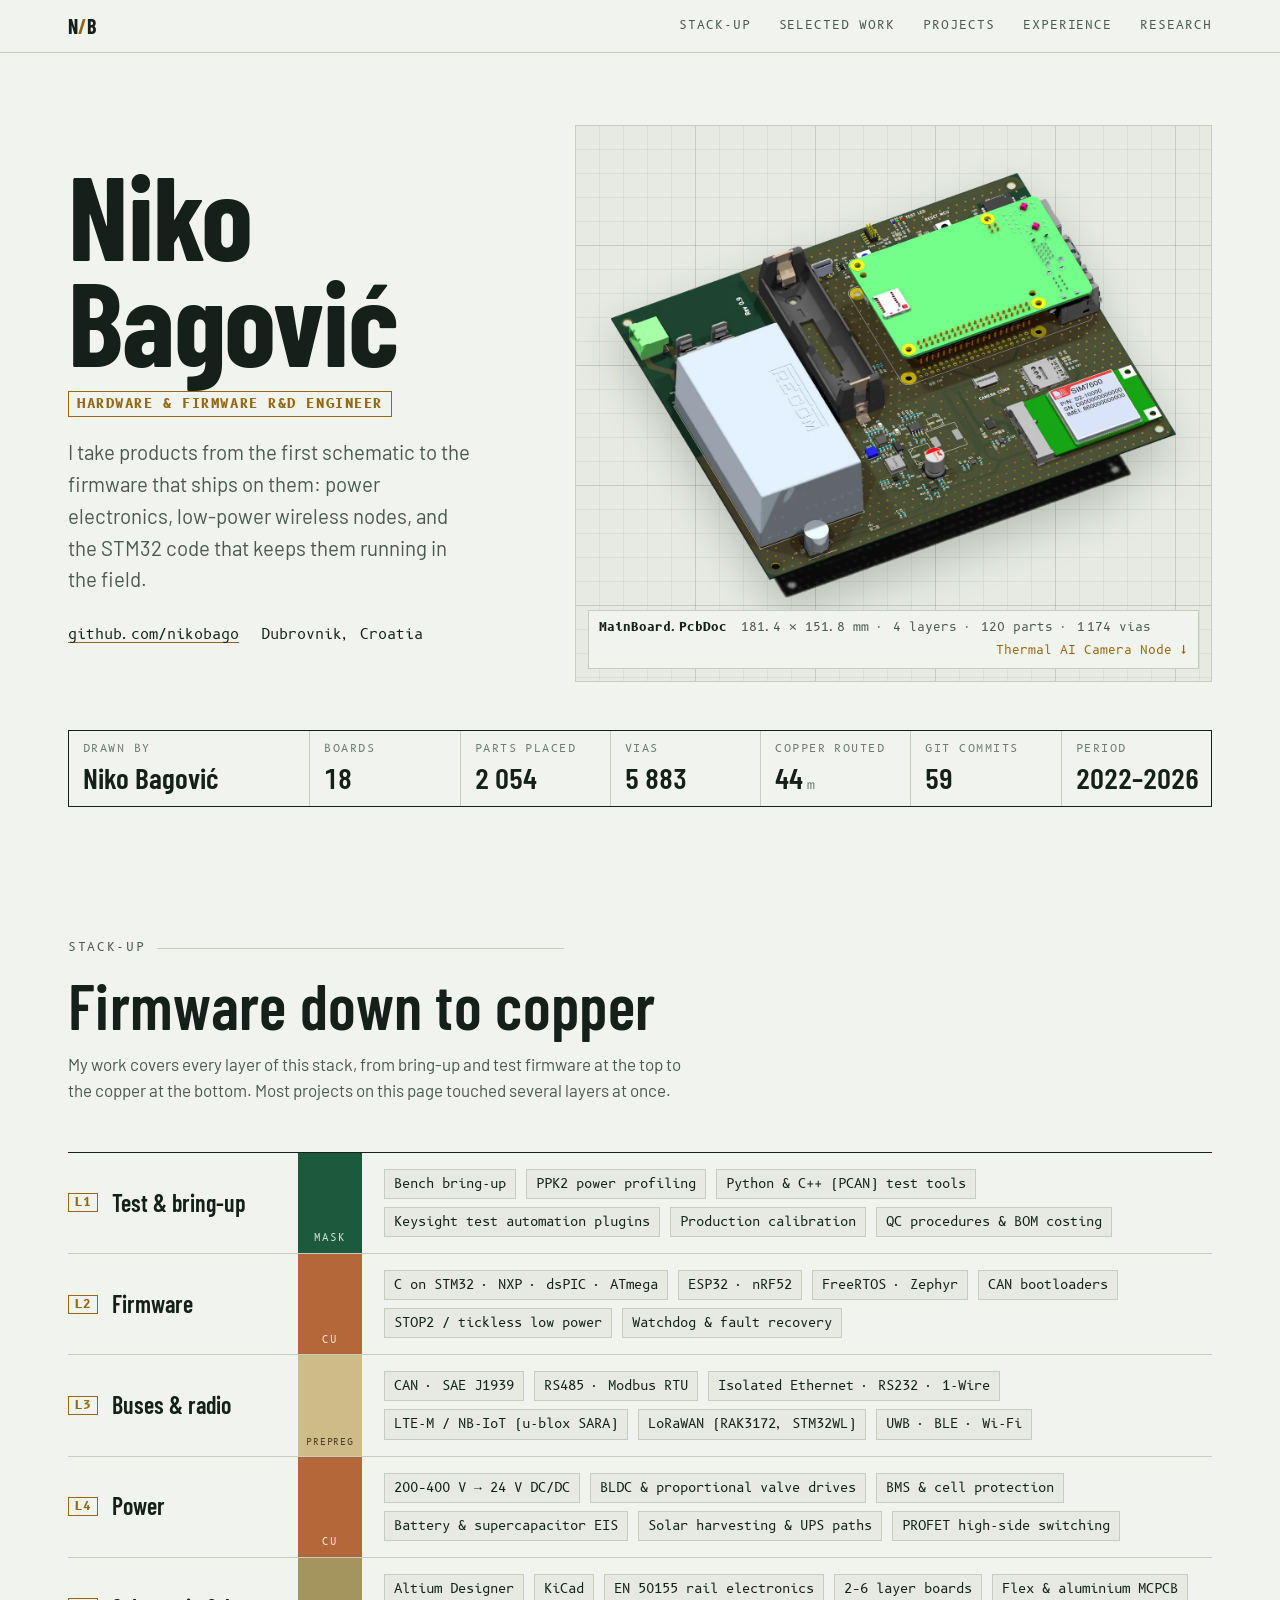
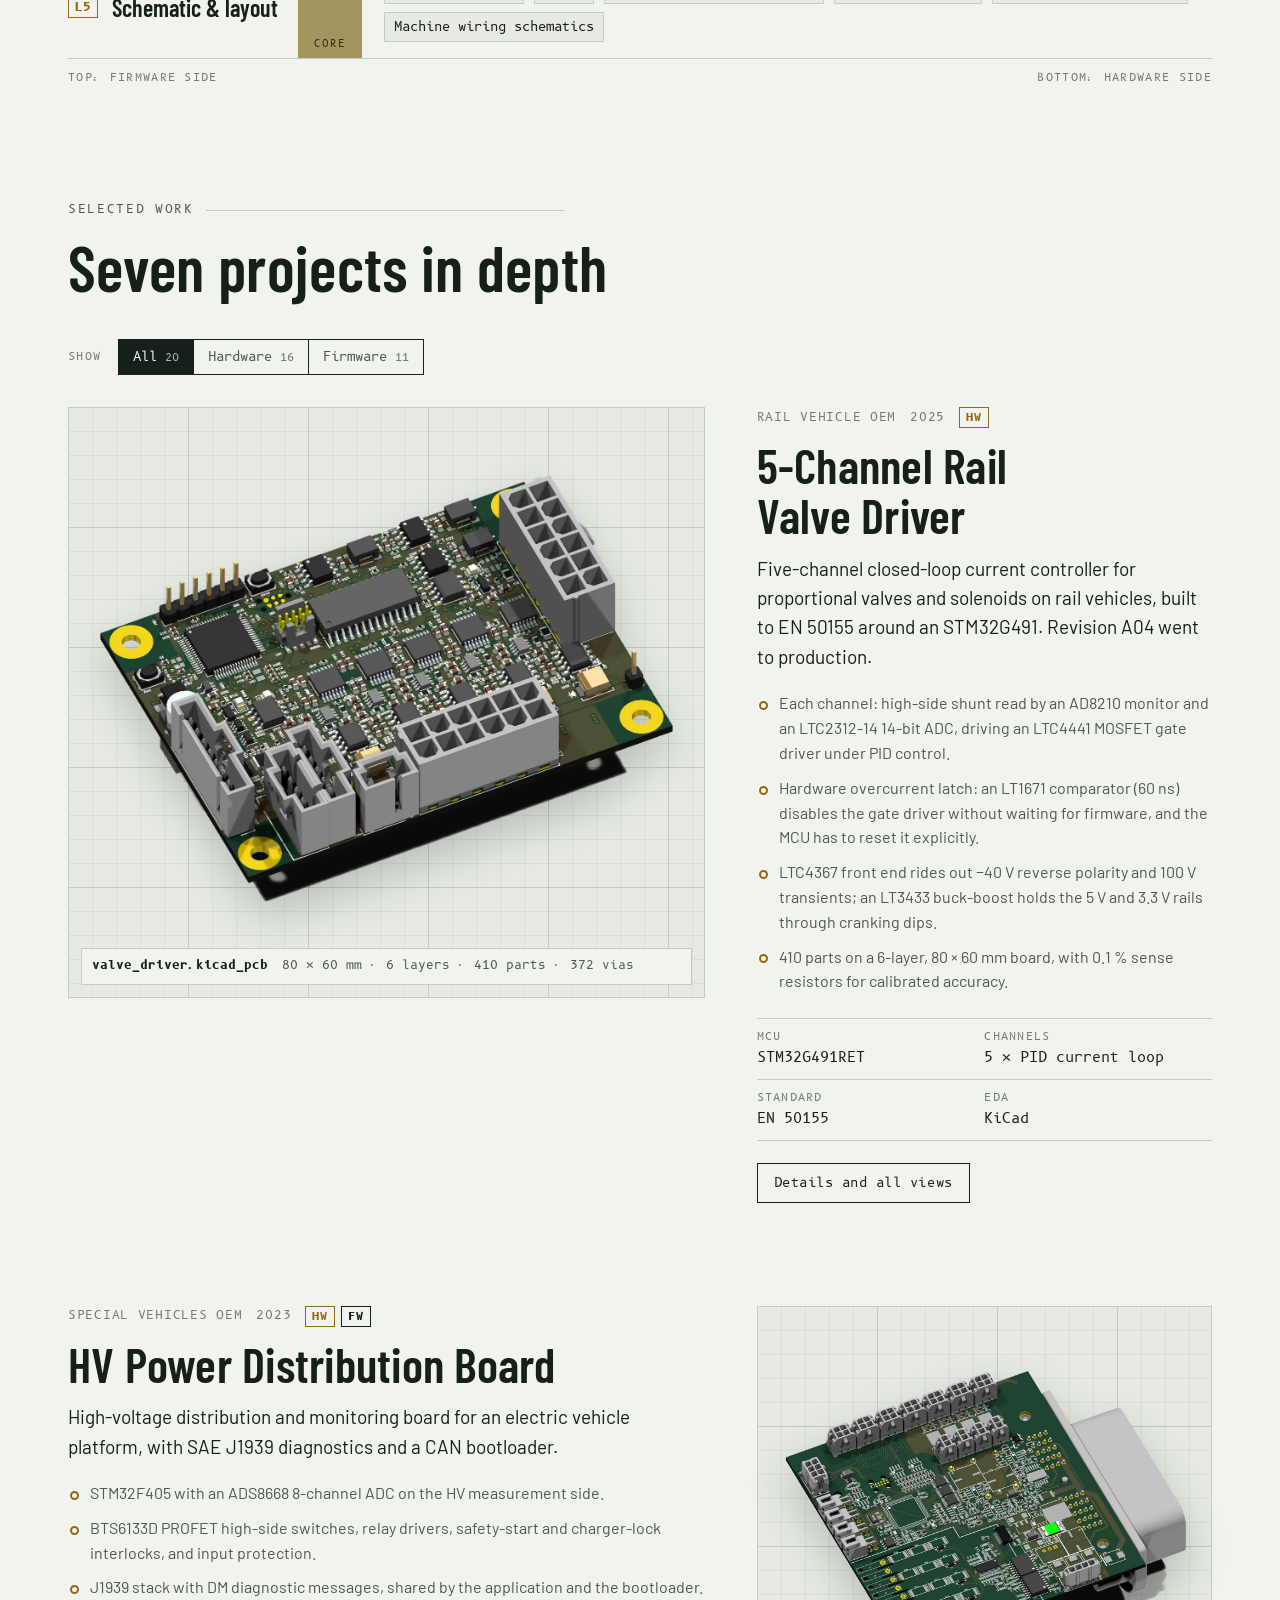
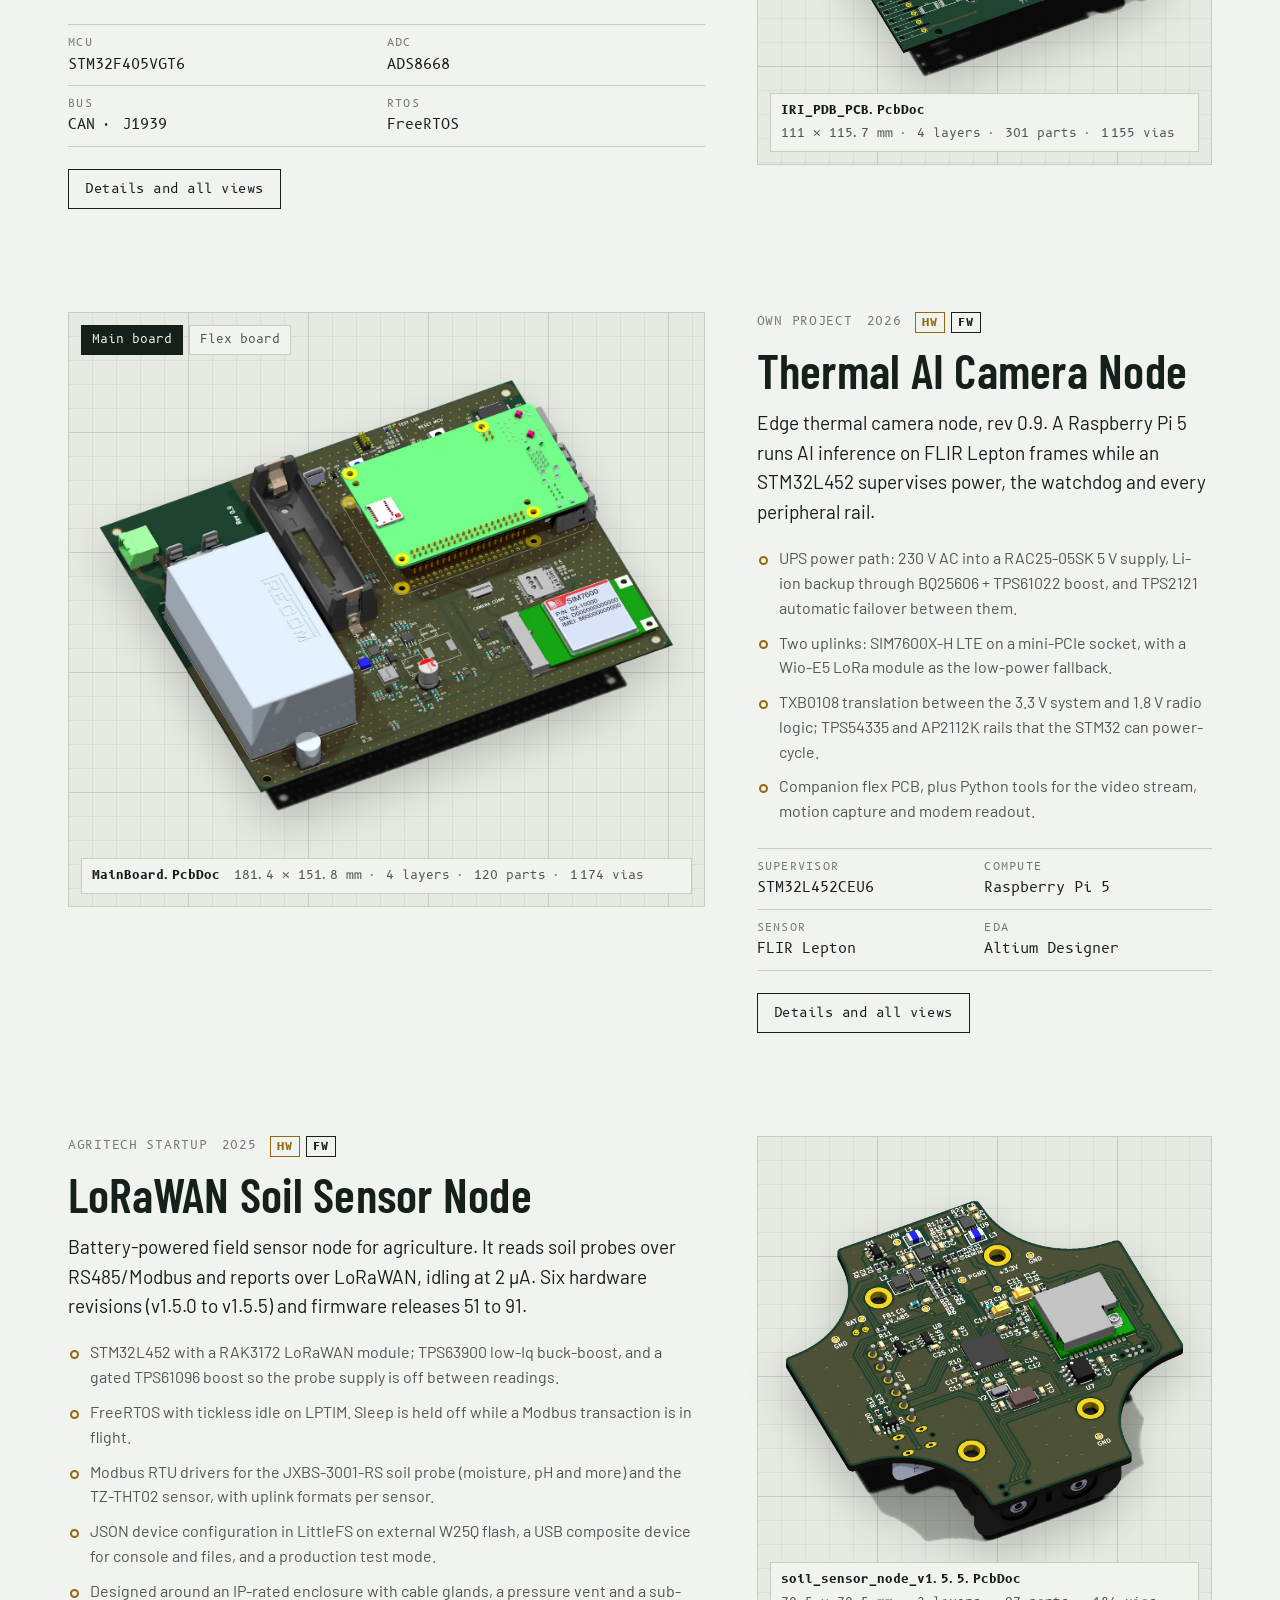
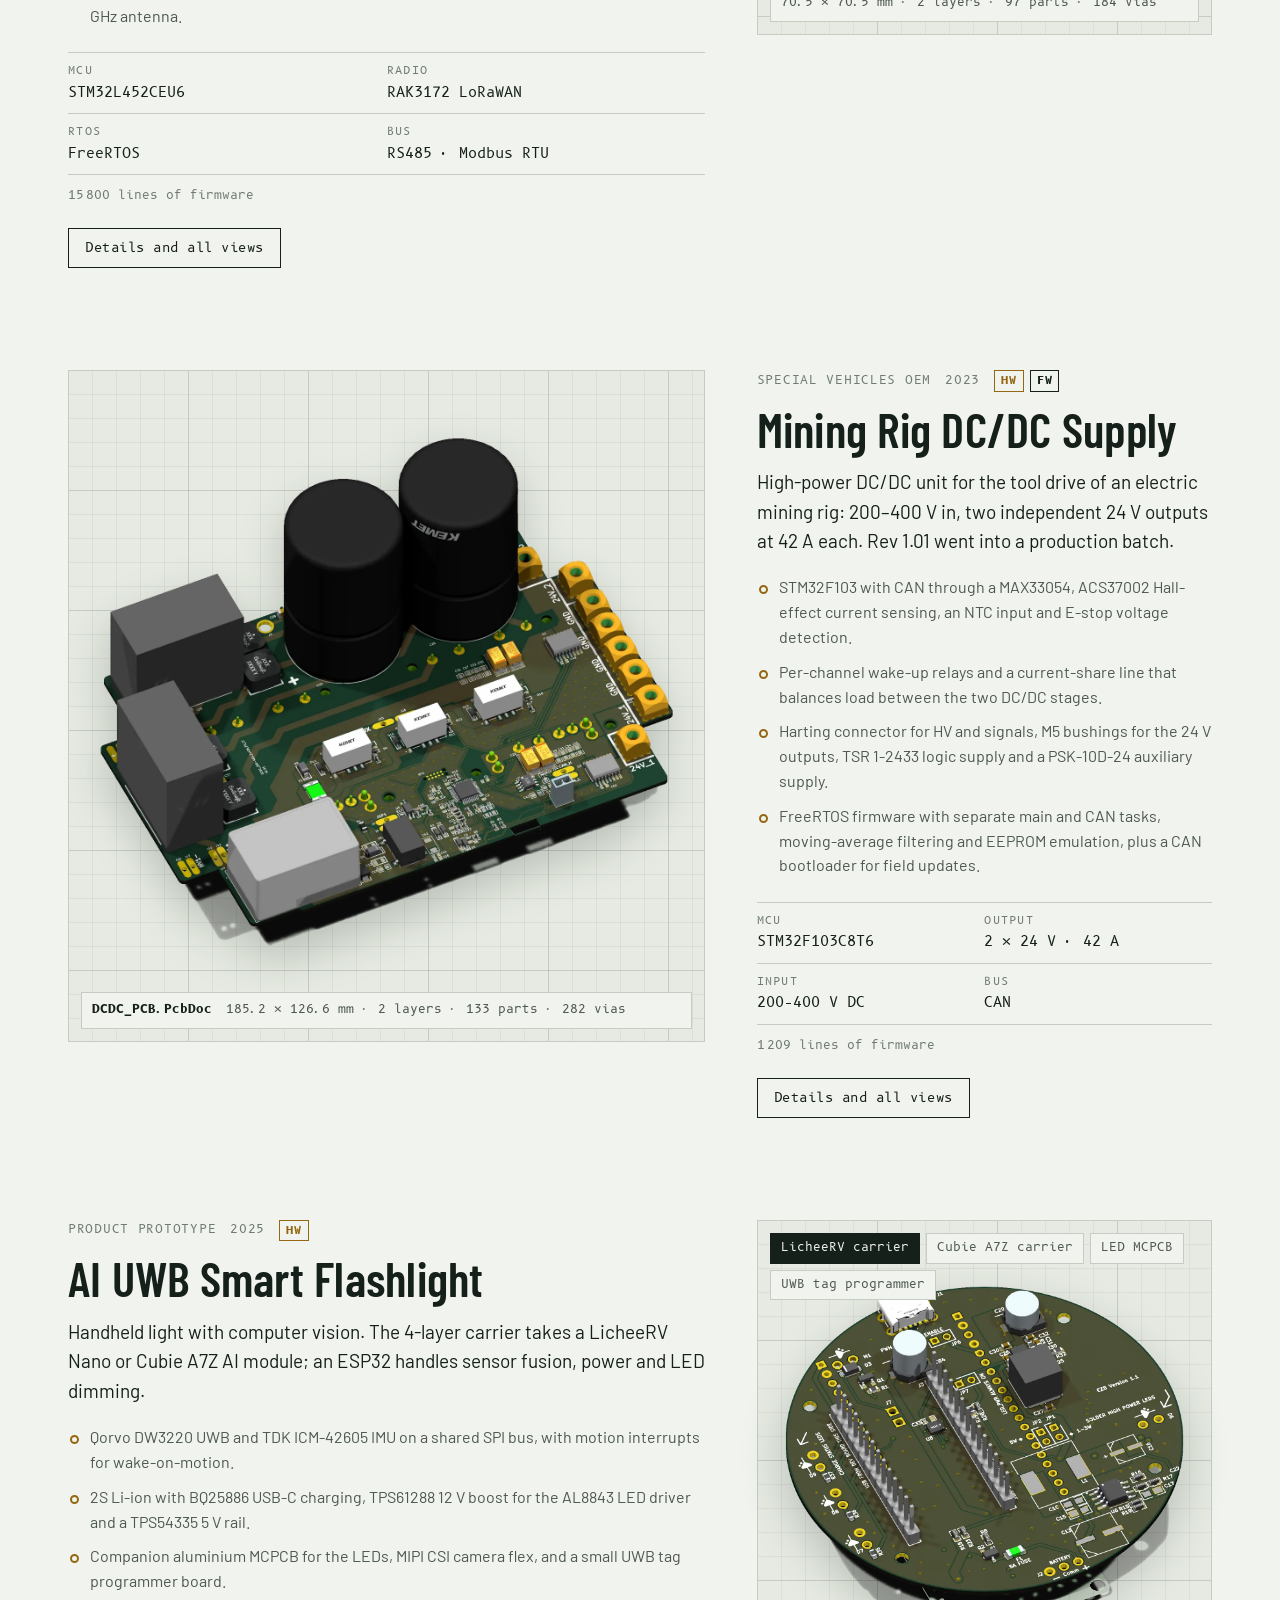
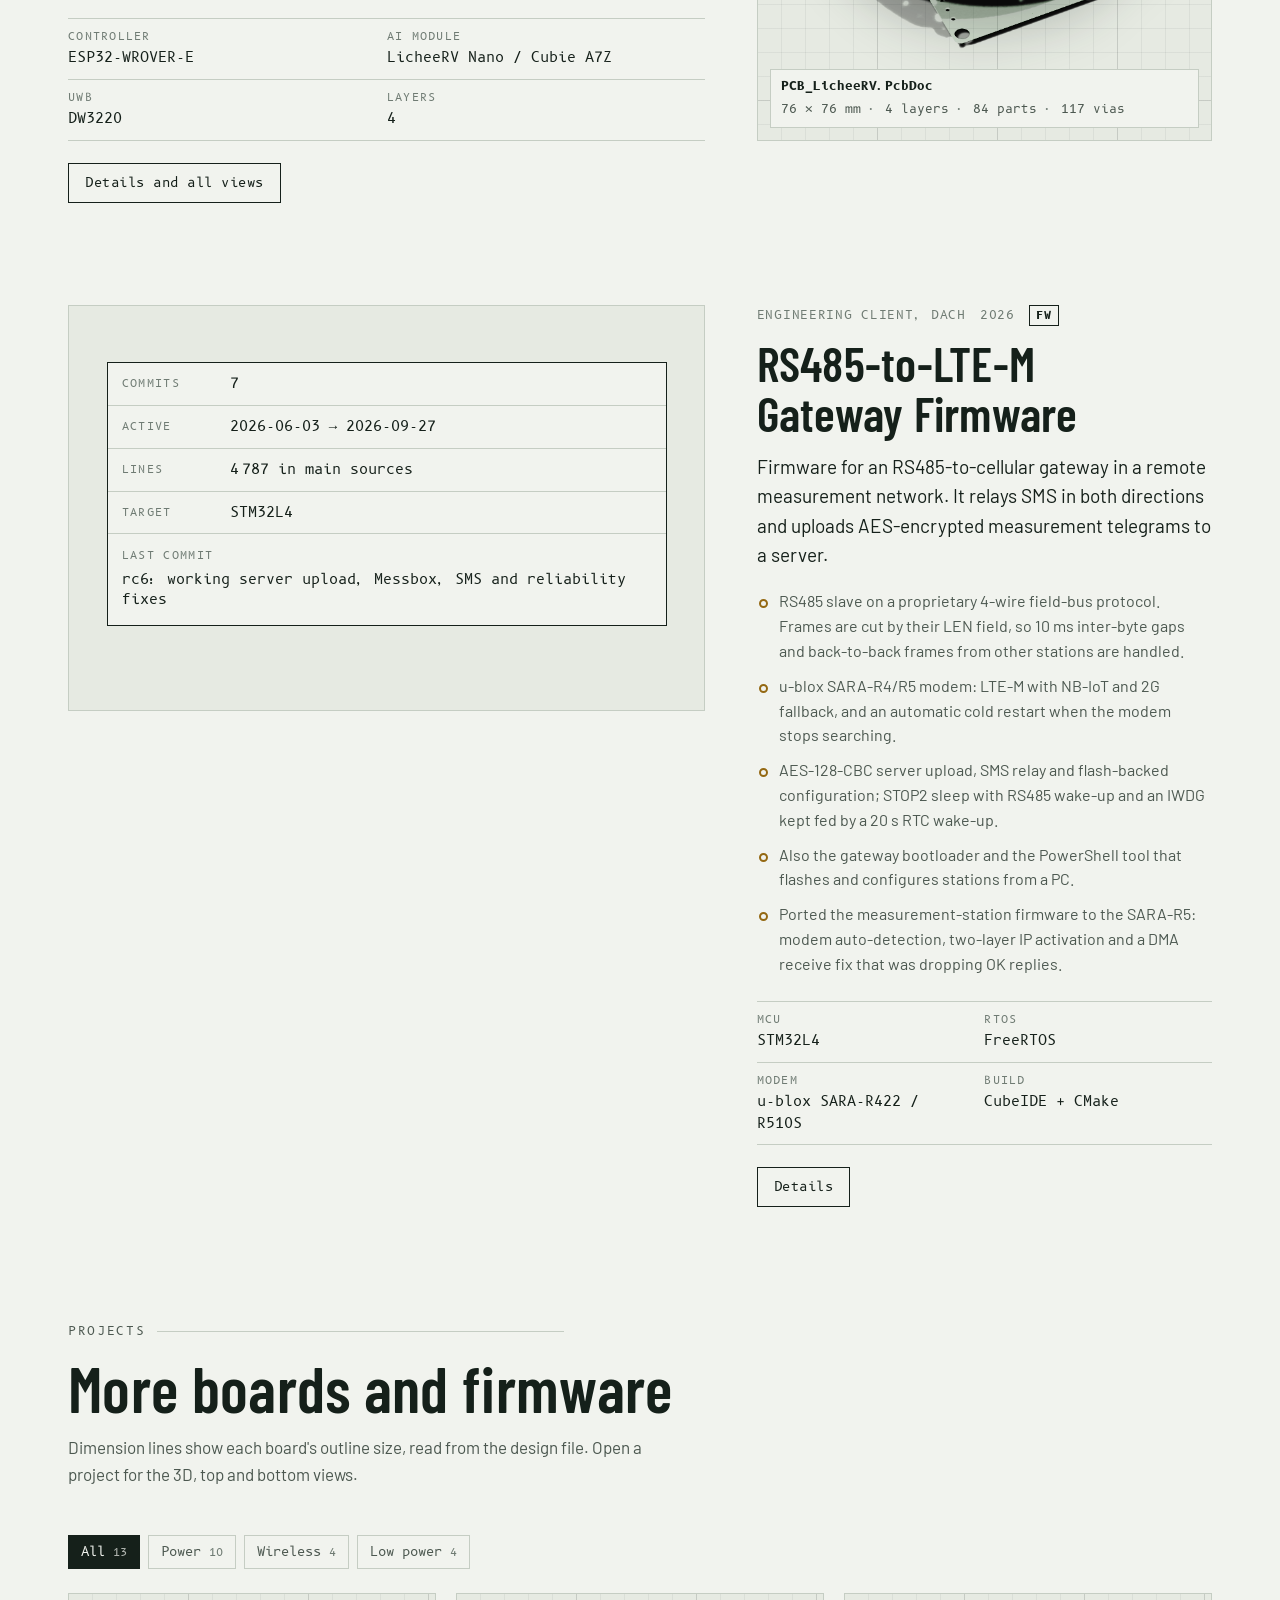
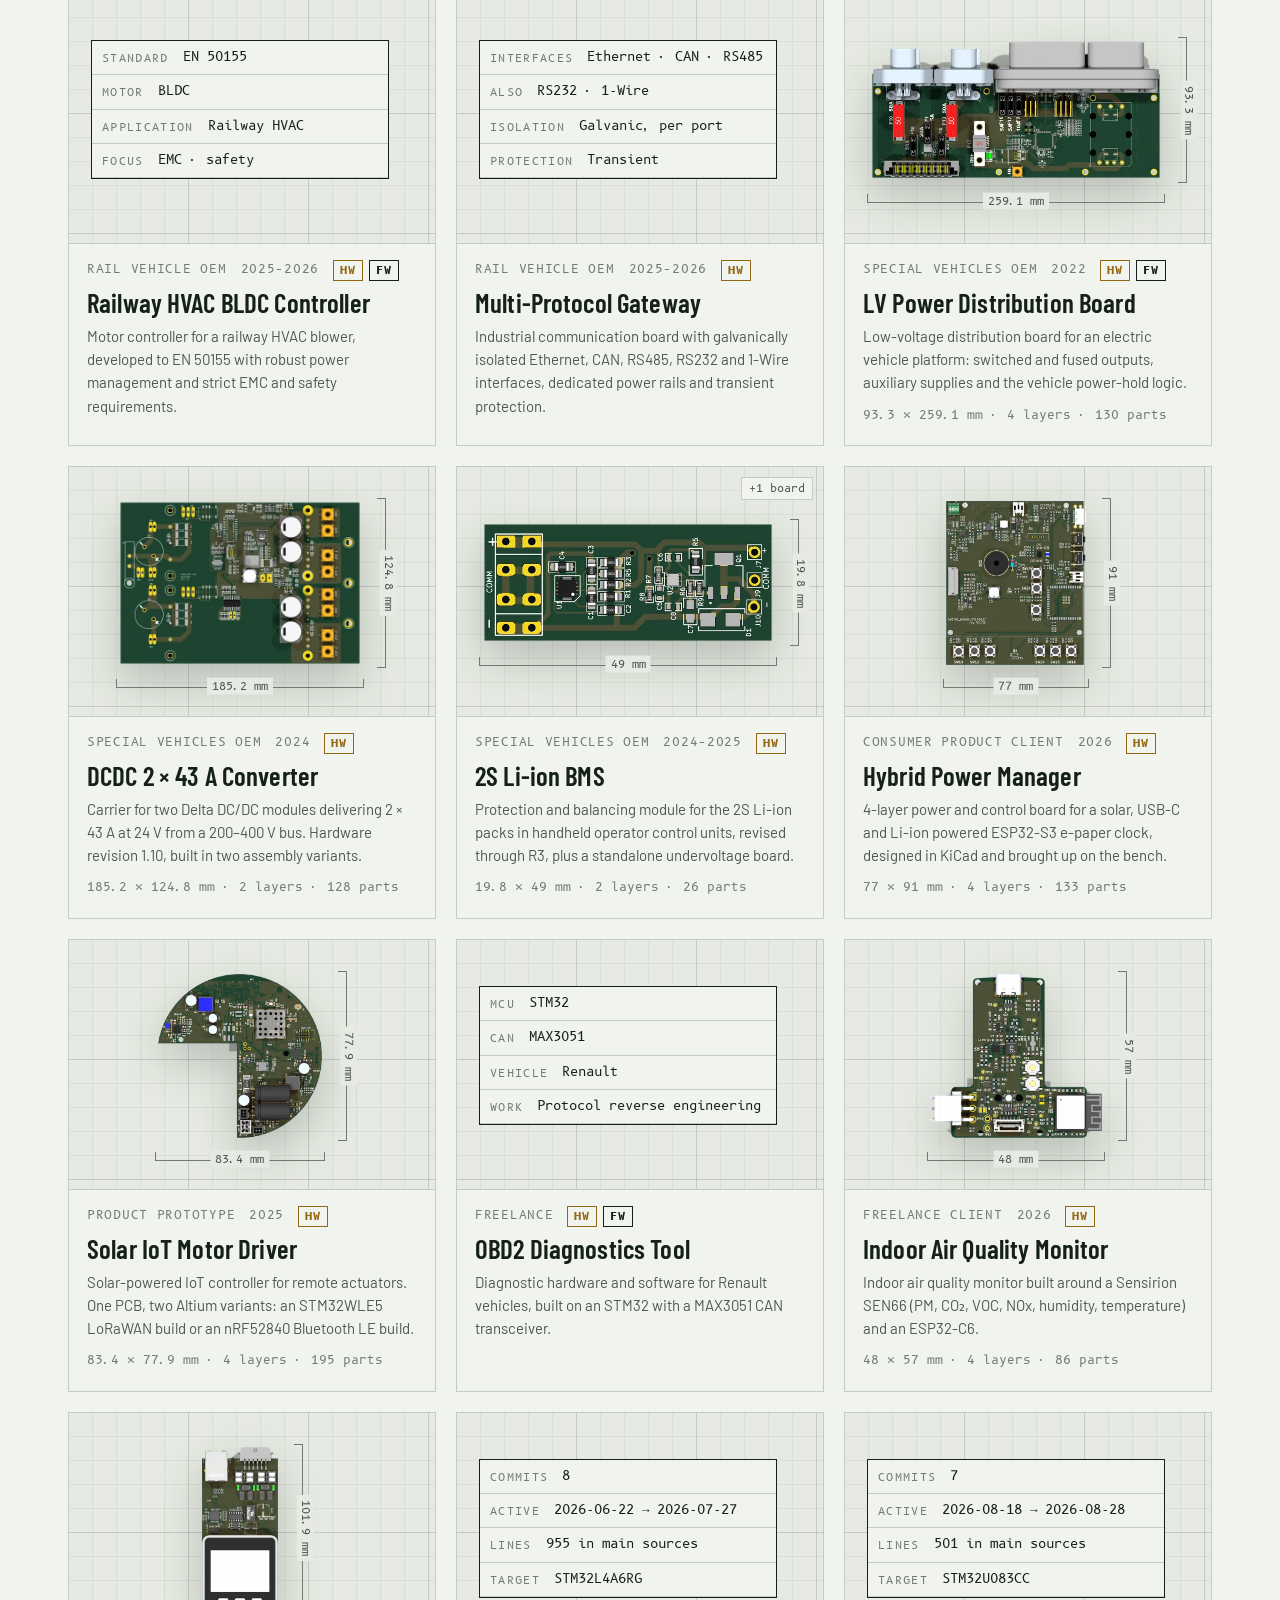
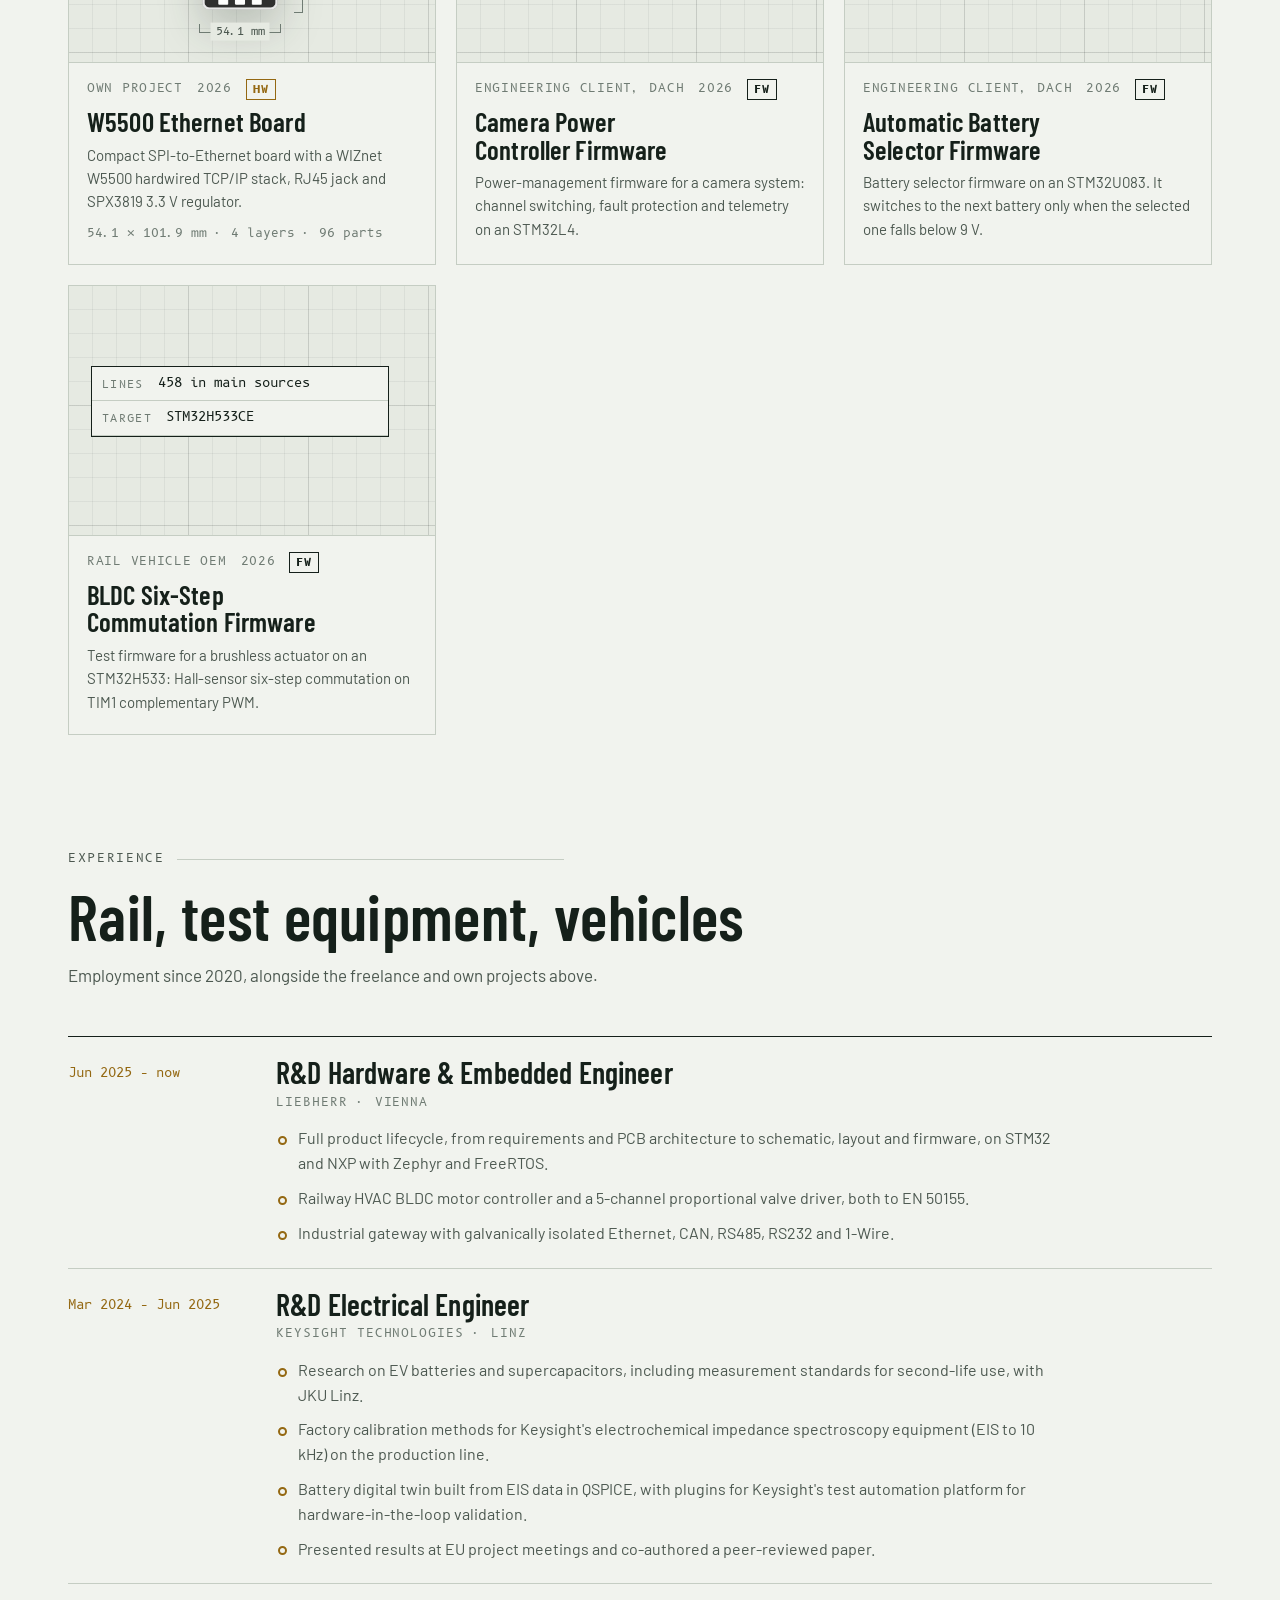
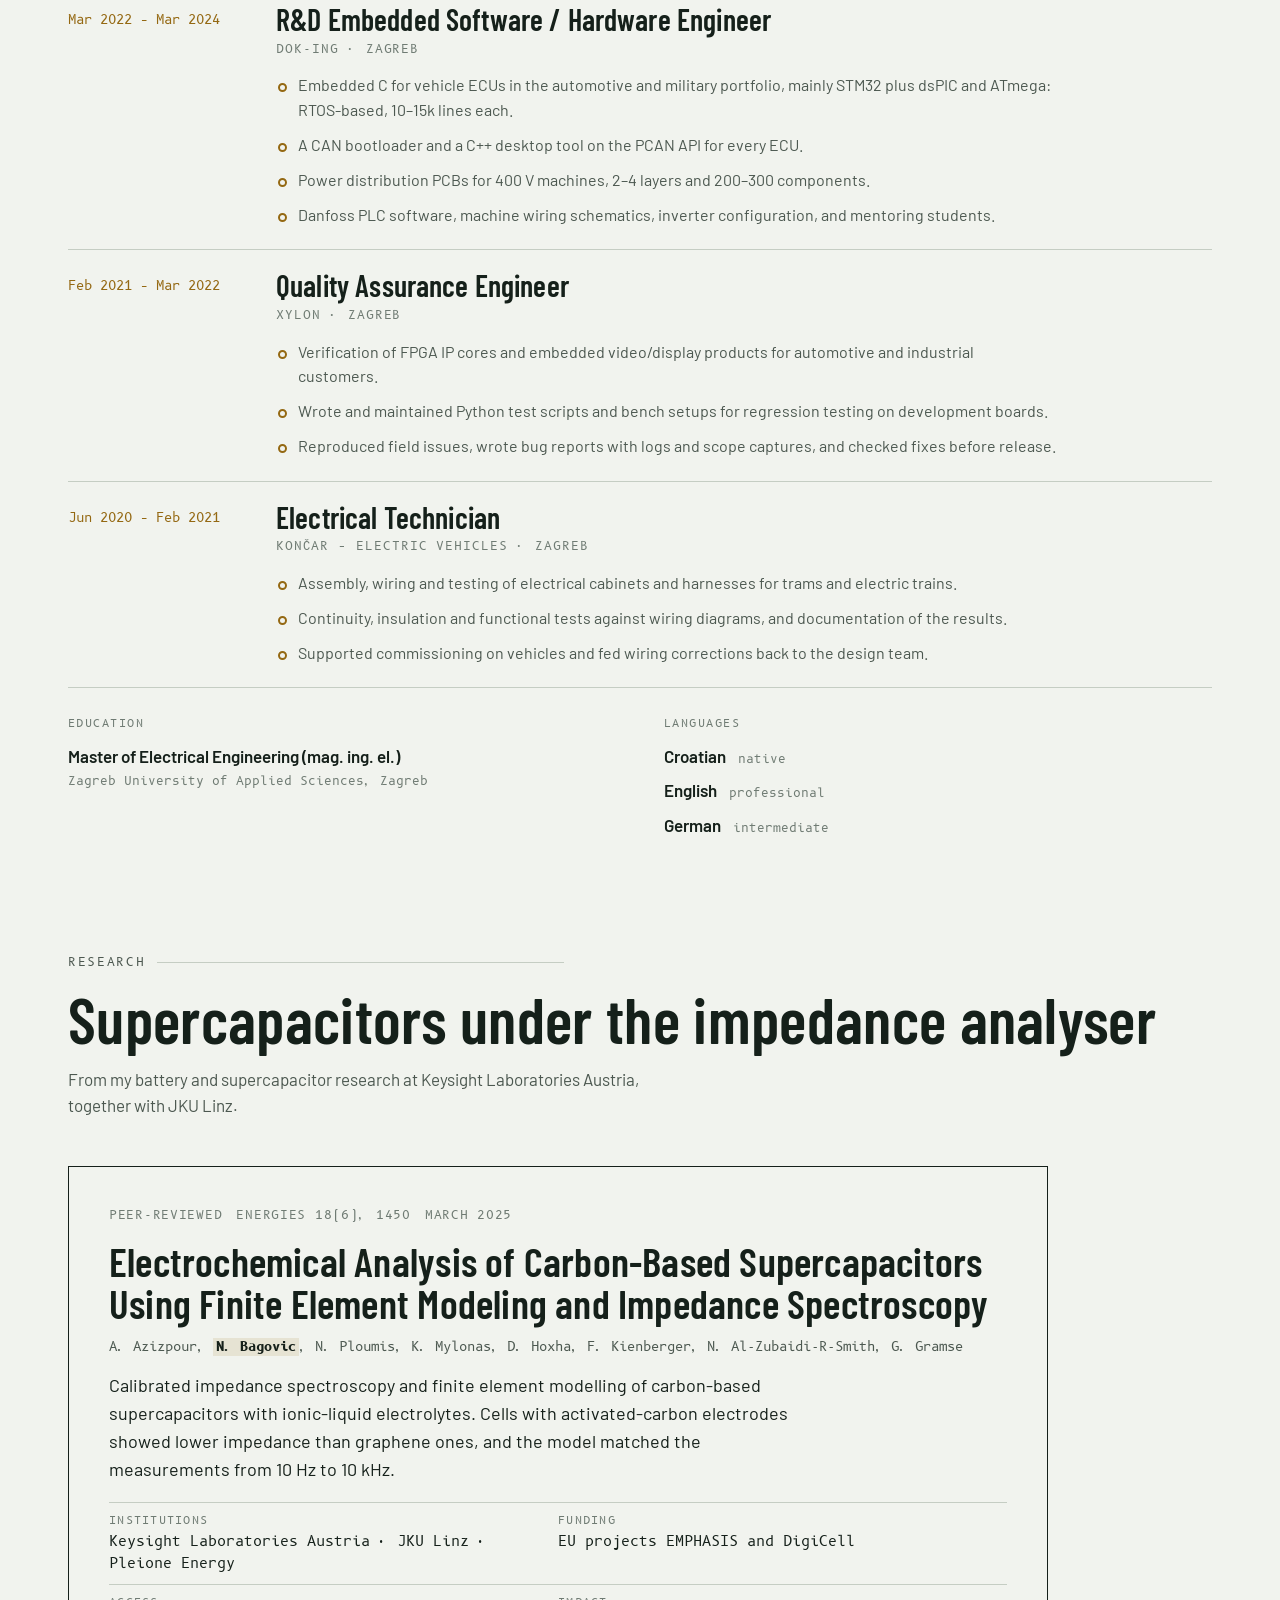
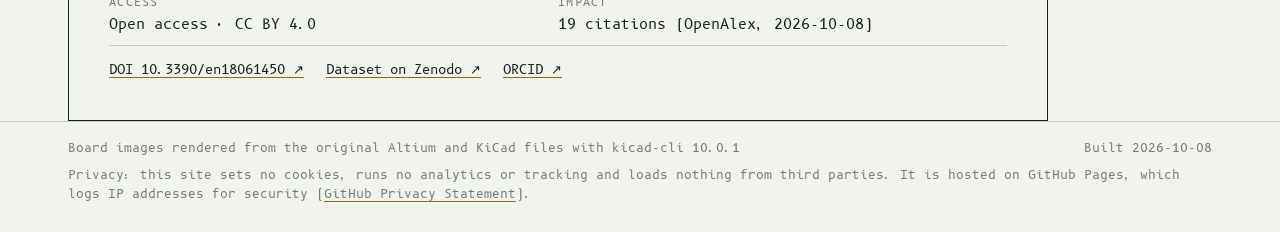
<file: portfolio.html>
<!doctype html>
<html lang="en">
<head>
<meta charset="utf-8">
<meta name="viewport" content="width=device-width, initial-scale=1, viewport-fit=cover">
<title>Niko Bagović</title>
<meta name="robots" content="noindex, nofollow, noarchive, nosnippet">
<meta name="description" content="Niko Bagović: Hardware &amp; firmware R&amp;D engineer. I take products from the first schematic to the firmware that ships on them: power electronics, low-power wireless nodes, and the STM32 code that keeps them running in the field.">
<style>
/* fonts are self-hosted so visitors' IP addresses are not sent to a third-party font CDN */
/* latin */
@font-face {
  font-family: 'B612 Mono';
  font-style: normal;
  font-weight: 400;
  font-display: swap;
  src: url(assets/fonts/b612-mono-400-latin.woff2) format('woff2');
  unicode-range: U+0000-00FF, U+0131, U+0152-0153, U+02BB-02BC, U+02C6, U+02DA, U+02DC, U+0304, U+0308, U+0329, U+2000-206F, U+20AC, U+2122, U+2191, U+2193, U+2212, U+2215, U+FEFF, U+FFFD;
}
/* latin */
@font-face {
  font-family: 'B612 Mono';
  font-style: normal;
  font-weight: 700;
  font-display: swap;
  src: url(assets/fonts/b612-mono-700-latin.woff2) format('woff2');
  unicode-range: U+0000-00FF, U+0131, U+0152-0153, U+02BB-02BC, U+02C6, U+02DA, U+02DC, U+0304, U+0308, U+0329, U+2000-206F, U+20AC, U+2122, U+2191, U+2193, U+2212, U+2215, U+FEFF, U+FFFD;
}
/* latin-ext */
@font-face {
  font-family: 'Barlow';
  font-style: normal;
  font-weight: 400;
  font-display: swap;
  src: url(assets/fonts/barlow-400-latin-ext.woff2) format('woff2');
  unicode-range: U+0100-02BA, U+02BD-02C5, U+02C7-02CC, U+02CE-02D7, U+02DD-02FF, U+0304, U+0308, U+0329, U+1D00-1DBF, U+1E00-1E9F, U+1EF2-1EFF, U+2020, U+20A0-20AB, U+20AD-20C4, U+2113, U+2C60-2C7F, U+A720-A7FF;
}
/* latin */
@font-face {
  font-family: 'Barlow';
  font-style: normal;
  font-weight: 400;
  font-display: swap;
  src: url(assets/fonts/barlow-400-latin.woff2) format('woff2');
  unicode-range: U+0000-00FF, U+0131, U+0152-0153, U+02BB-02BC, U+02C6, U+02DA, U+02DC, U+0304, U+0308, U+0329, U+2000-206F, U+20AC, U+2122, U+2191, U+2193, U+2212, U+2215, U+FEFF, U+FFFD;
}
/* latin-ext */
@font-face {
  font-family: 'Barlow';
  font-style: normal;
  font-weight: 500;
  font-display: swap;
  src: url(assets/fonts/barlow-500-latin-ext.woff2) format('woff2');
  unicode-range: U+0100-02BA, U+02BD-02C5, U+02C7-02CC, U+02CE-02D7, U+02DD-02FF, U+0304, U+0308, U+0329, U+1D00-1DBF, U+1E00-1E9F, U+1EF2-1EFF, U+2020, U+20A0-20AB, U+20AD-20C4, U+2113, U+2C60-2C7F, U+A720-A7FF;
}
/* latin */
@font-face {
  font-family: 'Barlow';
  font-style: normal;
  font-weight: 500;
  font-display: swap;
  src: url(assets/fonts/barlow-500-latin.woff2) format('woff2');
  unicode-range: U+0000-00FF, U+0131, U+0152-0153, U+02BB-02BC, U+02C6, U+02DA, U+02DC, U+0304, U+0308, U+0329, U+2000-206F, U+20AC, U+2122, U+2191, U+2193, U+2212, U+2215, U+FEFF, U+FFFD;
}
/* latin-ext */
@font-face {
  font-family: 'Barlow';
  font-style: normal;
  font-weight: 600;
  font-display: swap;
  src: url(assets/fonts/barlow-600-latin-ext.woff2) format('woff2');
  unicode-range: U+0100-02BA, U+02BD-02C5, U+02C7-02CC, U+02CE-02D7, U+02DD-02FF, U+0304, U+0308, U+0329, U+1D00-1DBF, U+1E00-1E9F, U+1EF2-1EFF, U+2020, U+20A0-20AB, U+20AD-20C4, U+2113, U+2C60-2C7F, U+A720-A7FF;
}
/* latin */
@font-face {
  font-family: 'Barlow';
  font-style: normal;
  font-weight: 600;
  font-display: swap;
  src: url(assets/fonts/barlow-600-latin.woff2) format('woff2');
  unicode-range: U+0000-00FF, U+0131, U+0152-0153, U+02BB-02BC, U+02C6, U+02DA, U+02DC, U+0304, U+0308, U+0329, U+2000-206F, U+20AC, U+2122, U+2191, U+2193, U+2212, U+2215, U+FEFF, U+FFFD;
}
/* latin-ext */
@font-face {
  font-family: 'Barlow Condensed';
  font-style: normal;
  font-weight: 500;
  font-display: swap;
  src: url(assets/fonts/barlow-condensed-500-latin-ext.woff2) format('woff2');
  unicode-range: U+0100-02BA, U+02BD-02C5, U+02C7-02CC, U+02CE-02D7, U+02DD-02FF, U+0304, U+0308, U+0329, U+1D00-1DBF, U+1E00-1E9F, U+1EF2-1EFF, U+2020, U+20A0-20AB, U+20AD-20C4, U+2113, U+2C60-2C7F, U+A720-A7FF;
}
/* latin */
@font-face {
  font-family: 'Barlow Condensed';
  font-style: normal;
  font-weight: 500;
  font-display: swap;
  src: url(assets/fonts/barlow-condensed-500-latin.woff2) format('woff2');
  unicode-range: U+0000-00FF, U+0131, U+0152-0153, U+02BB-02BC, U+02C6, U+02DA, U+02DC, U+0304, U+0308, U+0329, U+2000-206F, U+20AC, U+2122, U+2191, U+2193, U+2212, U+2215, U+FEFF, U+FFFD;
}
/* latin-ext */
@font-face {
  font-family: 'Barlow Condensed';
  font-style: normal;
  font-weight: 600;
  font-display: swap;
  src: url(assets/fonts/barlow-condensed-600-latin-ext.woff2) format('woff2');
  unicode-range: U+0100-02BA, U+02BD-02C5, U+02C7-02CC, U+02CE-02D7, U+02DD-02FF, U+0304, U+0308, U+0329, U+1D00-1DBF, U+1E00-1E9F, U+1EF2-1EFF, U+2020, U+20A0-20AB, U+20AD-20C4, U+2113, U+2C60-2C7F, U+A720-A7FF;
}
/* latin */
@font-face {
  font-family: 'Barlow Condensed';
  font-style: normal;
  font-weight: 600;
  font-display: swap;
  src: url(assets/fonts/barlow-condensed-600-latin.woff2) format('woff2');
  unicode-range: U+0000-00FF, U+0131, U+0152-0153, U+02BB-02BC, U+02C6, U+02DA, U+02DC, U+0304, U+0308, U+0329, U+2000-206F, U+20AC, U+2122, U+2191, U+2193, U+2212, U+2215, U+FEFF, U+FFFD;
}
/* latin-ext */
@font-face {
  font-family: 'Barlow Condensed';
  font-style: normal;
  font-weight: 700;
  font-display: swap;
  src: url(assets/fonts/barlow-condensed-700-latin-ext.woff2) format('woff2');
  unicode-range: U+0100-02BA, U+02BD-02C5, U+02C7-02CC, U+02CE-02D7, U+02DD-02FF, U+0304, U+0308, U+0329, U+1D00-1DBF, U+1E00-1E9F, U+1EF2-1EFF, U+2020, U+20A0-20AB, U+20AD-20C4, U+2113, U+2C60-2C7F, U+A720-A7FF;
}
/* latin */
@font-face {
  font-family: 'Barlow Condensed';
  font-style: normal;
  font-weight: 700;
  font-display: swap;
  src: url(assets/fonts/barlow-condensed-700-latin.woff2) format('woff2');
  unicode-range: U+0000-00FF, U+0131, U+0152-0153, U+02BB-02BC, U+02C6, U+02DA, U+02DC, U+0304, U+0308, U+0329, U+2000-206F, U+20AC, U+2122, U+2191, U+2193, U+2212, U+2215, U+FEFF, U+FFFD;
}
</style>
<style>
:root {
  --paper: #f1f3ee;
  --panel: #e6eae2;
  --panel-2: #dde3da;
  --ink: #15201a;
  --ink-2: #4c5850;
  --ink-3: #6f7b73;
  --rule: #c5cdc3;
  --grid: rgba(21, 32, 26, 0.055);
  --grid-major: rgba(21, 32, 26, 0.10);
  --accent: #946812;
  --accent-ink: #ffffff;
  --accent-soft: rgba(148, 104, 18, 0.12);
  --shadow: drop-shadow(0 18px 22px rgba(18, 30, 22, 0.22));
  --mask: #1d5a3c;
  --copper: #b4683a;
  --prepreg: #cdbb88;
  --core: #a3955d;
  --silk: #f4f6f2;

  --f-display: "Barlow Condensed", "Arial Narrow", "Roboto Condensed", sans-serif;
  --f-body: "Barlow", "Segoe UI", system-ui, sans-serif;
  --f-mono: "B612 Mono", ui-monospace, "Cascadia Mono", Consolas, monospace;

  --gutter: clamp(16px, 4vw, 48px);
  --maxw: 1240px;
  color-scheme: light;
}
@media (prefers-color-scheme: dark) {
  :root:not([data-theme="light"]) {
    --paper: #0c1712;
    --panel: #13231b;
    --panel-2: #1a2e23;
    --ink: #e8ede6;
    --ink-2: #a6b3aa;
    --ink-3: #7f8d84;
    --rule: #26392e;
    --grid: rgba(232, 237, 230, 0.045);
    --grid-major: rgba(232, 237, 230, 0.085);
    --accent: #d8a84a;
    --accent-ink: #18120a;
    --accent-soft: rgba(216, 168, 74, 0.14);
    --shadow: drop-shadow(0 18px 26px rgba(0, 0, 0, 0.55));
    color-scheme: dark;
  }
}
:root[data-theme="dark"] {
  --paper: #0c1712;
  --panel: #13231b;
  --panel-2: #1a2e23;
  --ink: #e8ede6;
  --ink-2: #a6b3aa;
  --ink-3: #7f8d84;
  --rule: #26392e;
  --grid: rgba(232, 237, 230, 0.045);
  --grid-major: rgba(232, 237, 230, 0.085);
  --accent: #d8a84a;
  --accent-ink: #18120a;
  --accent-soft: rgba(216, 168, 74, 0.14);
  --shadow: drop-shadow(0 18px 26px rgba(0, 0, 0, 0.55));
  color-scheme: dark;
}

*, *::before, *::after { box-sizing: border-box; }
html { scroll-behavior: smooth; }
@media (prefers-reduced-motion: reduce) { html { scroll-behavior: auto; } }
body {
  margin: 0;
  background: var(--paper);
  color: var(--ink);
  font-family: var(--f-body);
  font-size: 17px;
  line-height: 1.55;
  -webkit-font-smoothing: antialiased;
}
img { max-width: 100%; height: auto; display: block; }
a { color: inherit; text-decoration-color: var(--accent); text-underline-offset: 3px; }
a:hover { color: var(--accent); }
button { font: inherit; color: inherit; }
:focus-visible { outline: 2px solid var(--accent); outline-offset: 3px; border-radius: 2px; }
h1, h2, h3 { font-family: var(--f-display); font-weight: 600; line-height: 1.02; margin: 0; text-wrap: balance; letter-spacing: 0.005em; }
p { margin: 0; }
ul { margin: 0; padding: 0; }

.wrap { max-width: var(--maxw); margin: 0 auto; padding-inline: var(--gutter); }
.eyebrow {
  font-family: var(--f-mono); font-size: 12px; letter-spacing: 0.14em; text-transform: uppercase;
  color: var(--ink-3); display: flex; align-items: center; gap: 12px;
}
.eyebrow::after { content: ""; flex: 1; height: 1px; background: var(--rule); }
.grid-bg {
  background-color: var(--panel);
  background-image:
    linear-gradient(var(--grid-major) 1px, transparent 1px),
    linear-gradient(90deg, var(--grid-major) 1px, transparent 1px),
    linear-gradient(var(--grid) 1px, transparent 1px),
    linear-gradient(90deg, var(--grid) 1px, transparent 1px);
  background-size: 120px 120px, 120px 120px, 24px 24px, 24px 24px;
  background-position: -1px -1px;
}

/* ---------- top bar */
.bar {
  position: sticky; top: env(safe-area-inset-top, 0px); z-index: 20;
  background: color-mix(in srgb, var(--paper) 88%, transparent);
  backdrop-filter: blur(10px); -webkit-backdrop-filter: blur(10px);
  border-bottom: 1px solid var(--rule);
}
.bar .wrap { display: flex; align-items: center; justify-content: space-between; gap: 16px; min-height: 52px; }
.mark { font-family: var(--f-display); font-weight: 700; font-size: 20px; text-decoration: none; letter-spacing: 0.02em; white-space: nowrap; }
.mark span { color: var(--accent); }
.bar nav { min-width: 0; display: flex; gap: clamp(12px, 2.4vw, 28px); font-family: var(--f-mono); font-size: 12px; letter-spacing: 0.08em; text-transform: uppercase; overflow-x: auto; scrollbar-width: none; }
.bar nav a { text-decoration: none; color: var(--ink-2); white-space: nowrap; padding-block: 6px; }
.bar nav a:hover { color: var(--accent); }

/* ---------- hero */
.hero { padding-block: clamp(36px, 6vw, 72px) 0; }
.hero-grid { display: grid; grid-template-columns: minmax(0, 5fr) minmax(0, 7fr); gap: clamp(24px, 4vw, 56px); align-items: center; }
.hero h1 { font-size: clamp(56px, 9.2vw, 132px); font-weight: 700; letter-spacing: -0.01em; line-height: 0.9; }
.hero .role { width: fit-content; padding: 2px 8px; font-family: var(--f-mono); font-size: 13px; letter-spacing: 0.12em; text-transform: uppercase; color: var(--accent); margin-top: 18px; }
.hero .thesis { font-size: clamp(18px, 1.6vw, 21px); color: var(--ink-2); max-width: 34ch; margin-top: 20px; }
.hero .links { display: flex; flex-wrap: wrap; gap: 10px 22px; margin-top: 28px; font-family: var(--f-mono); font-size: 14px; }
.hero figure { margin: 0; position: relative; padding: clamp(16px, 3vw, 36px) clamp(12px, 2vw, 24px) 72px; border: 1px solid var(--rule); }
.hero-img { width: 100%; filter: var(--shadow); animation: settle 900ms cubic-bezier(.2, .7, .2, 1) both; }
@keyframes settle { from { transform: translateY(14px) rotate(-0.6deg); } to { transform: none; } }
@media (prefers-reduced-motion: reduce) { .hero-img { animation: none; } }

.callout {
  position: absolute; left: 12px; bottom: 12px; right: 12px;
  display: flex; flex-wrap: wrap; align-items: baseline; gap: 4px 14px;
  font-family: var(--f-mono); font-size: 12px; color: var(--ink-2);
  padding: 8px 10px; background: var(--paper); border: 1px solid var(--rule);
}
.callout .file { color: var(--ink); font-weight: 700; }
.callout .facts, .facts { display: inline-flex; flex-wrap: wrap; gap: 2px 0; }
.facts span + span::before { content: "·"; margin-inline: 8px; color: var(--ink-3); }
.callout a { margin-left: auto; color: var(--accent); text-decoration: none; }

/* drawing title block */
.titleblock {
  margin-top: clamp(28px, 4vw, 48px);
  display: grid; grid-template-columns: 1.6fr repeat(6, 1fr);
  border: 1px solid var(--ink); border-width: 1.5px;
}
.titleblock > div { padding: 10px 14px 12px; border-left: 1px solid var(--rule); min-width: 0; }
.titleblock > div:first-child { border-left: 0; }
.titleblock dt { font-family: var(--f-mono); font-size: 10.5px; letter-spacing: 0.14em; text-transform: uppercase; color: var(--ink-3); }
.titleblock dd { margin: 4px 0 0; font-family: var(--f-display); font-weight: 600; font-size: clamp(22px, 2.3vw, 30px); line-height: 1.1; font-variant-numeric: tabular-nums; white-space: nowrap; }
.titleblock dd small { font-family: var(--f-mono); font-size: 12px; font-weight: 400; color: var(--ink-3); margin-left: 4px; }

/* ---------- sections */
section { padding-block: clamp(64px, 9vw, 120px) 0; }
.sec-head { display: grid; gap: 14px; margin-bottom: clamp(28px, 4vw, 48px); }
.sec-head h2 { font-size: clamp(38px, 5vw, 64px); }
.sec-head p { color: var(--ink-2); max-width: 62ch; }

/* stack-up */
.stack { border-top: 1.5px solid var(--ink); }
.layer { display: grid; grid-template-columns: minmax(170px, 230px) 64px minmax(0, 1fr); align-items: stretch; border-bottom: 1px solid var(--rule); }
.lname { display: flex; align-items: center; gap: 14px; padding: 18px 16px 18px 0; font-family: var(--f-display); font-weight: 600; font-size: 24px; line-height: 1.1; }
.lnum { font-family: var(--f-mono); font-size: 12px; font-weight: 700; color: var(--accent); border: 1px solid var(--accent); padding: 2px 6px; }
.swatch { display: block; position: relative; }
.swatch::after { position: absolute; inset: auto 0 6px; text-align: center; font-family: var(--f-mono); font-style: normal; font-size: 10px; letter-spacing: 0.08em; }
.layer-l1 .swatch { background: var(--mask); }
.layer-l1 .swatch::after { content: "MASK"; color: #cfe3d6; }
.layer-l2 .swatch, .layer-l4 .swatch { background: var(--copper); }
.layer-l2 .swatch::after, .layer-l4 .swatch::after { content: "CU"; color: #fbe6d6; }
.layer-l3 .swatch { background: var(--prepreg); }
.layer-l3 .swatch::after { content: "PREPREG"; color: #4c4224; font-size: 9px; }
.layer-l5 .swatch { background: var(--core); }
.layer-l5 .swatch::after { content: "CORE"; color: #2f2a14; }
.layer ul { list-style: none; display: flex; flex-wrap: wrap; align-content: center; gap: 8px 10px; padding: 16px 0 16px 22px; }
.layer li { font-family: var(--f-mono); font-size: 13px; padding: 4px 9px; border: 1px solid var(--rule); background: var(--panel); color: var(--ink); }
.stack-note { display: flex; justify-content: space-between; font-family: var(--f-mono); font-size: 11px; letter-spacing: 0.12em; text-transform: uppercase; color: var(--ink-3); padding-top: 10px; }

/* featured */
.feat-list { display: grid; gap: clamp(56px, 8vw, 104px); }
.feat { display: grid; grid-template-columns: minmax(0, 7fr) minmax(0, 5fr); gap: clamp(24px, 4vw, 56px); align-items: start; scroll-margin-top: 80px; }
.feat.flip .feat-visual { order: 2; }
.feat-visual { position: relative; border: 1px solid var(--rule); padding: 56px 20px 84px; min-height: 360px; display: grid; place-items: center; }
.feat-img { width: 100%; max-height: 560px; object-fit: contain; filter: var(--shadow); }
.board-tabs { position: absolute; top: 12px; left: 12px; display: flex; flex-wrap: wrap; gap: 6px; z-index: 1; }
.tab, .vbtn {
  font-family: var(--f-mono); font-size: 12px; padding: 5px 10px; cursor: pointer;
  background: var(--paper); border: 1px solid var(--rule); color: var(--ink-2);
}
.tab[aria-selected="true"], .vbtn[aria-pressed="true"] { background: var(--ink); color: var(--paper); border-color: var(--ink); }
.tab:hover, .vbtn:hover { border-color: var(--accent); }
.meta { display: flex; flex-wrap: wrap; align-items: center; gap: 6px 14px; font-family: var(--f-mono); font-size: 12px; letter-spacing: 0.06em; text-transform: uppercase; color: var(--ink-3); }
.role { font-weight: 700; font-size: 11px; padding: 1px 6px; border: 1px solid currentColor; letter-spacing: 0.08em; }
.role-hw { color: var(--accent); }
.role-fw { color: var(--ink); }
.role + .role { margin-left: -8px; }
.feat-text h3 { font-size: clamp(34px, 3.8vw, 50px); margin-top: 12px; }
.feat-text .summary { font-size: 19px; color: var(--ink); margin-top: 14px; }
.points { list-style: none; display: grid; gap: 10px; margin-top: 20px; }
.points li { position: relative; padding-left: 22px; color: var(--ink-2); font-size: 16px; }
.points li::before { content: ""; position: absolute; left: 2px; top: 0.62em; width: 9px; height: 9px; border-radius: 50%; border: 2px solid var(--accent); }
.specs { display: grid; grid-template-columns: repeat(2, minmax(0, 1fr)); margin: 24px 0 0; border-top: 1px solid var(--rule); }
.specs > div { padding: 10px 12px 10px 0; border-bottom: 1px solid var(--rule); min-width: 0; }
.specs dt { font-family: var(--f-mono); font-size: 10.5px; letter-spacing: 0.12em; text-transform: uppercase; color: var(--ink-3); }
.specs dd { margin: 2px 0 0; font-family: var(--f-mono); font-size: 14px; overflow-wrap: anywhere; }
.fw-line { display: flex; flex-wrap: wrap; font-family: var(--f-mono); font-size: 12px; color: var(--ink-3); margin-top: 12px; }
.more {
  margin-top: 22px; cursor: pointer; background: none; border: 1px solid var(--ink); padding: 9px 16px;
  font-family: var(--f-mono); font-size: 13px; letter-spacing: 0.04em;
}
.more:hover { background: var(--ink); color: var(--paper); }

/* firmware panel */
.fw-visual { background: var(--panel); }
.fw-panel { width: 100%; max-width: 560px; font-family: var(--f-mono); font-size: 14px; border: 1.5px solid var(--ink); background: var(--paper); }
.fw-rows > div { display: grid; grid-template-columns: 96px minmax(0, 1fr); gap: 12px; padding: 10px 14px; border-bottom: 1px solid var(--rule); }
.fw-panel .k { color: var(--ink-3); font-size: 11px; letter-spacing: 0.12em; text-transform: uppercase; padding-top: 2px; }
.fw-panel .v { overflow-wrap: anywhere; font-variant-numeric: tabular-nums; }
.fw-last { padding: 12px 14px 14px; display: grid; gap: 6px; color: var(--ink); line-height: 1.45; }

/* project cards */
.chips { display: flex; flex-wrap: wrap; gap: 8px; margin-bottom: 24px; }
.chip {
  cursor: pointer; display: inline-flex; align-items: center; gap: 8px;
  font-family: var(--f-mono); font-size: 13px; padding: 6px 12px;
  background: transparent; border: 1px solid var(--rule); color: var(--ink-2);
}
.chip span { font-size: 11px; color: var(--ink-3); font-variant-numeric: tabular-nums; }
.chip[aria-pressed="true"] { background: var(--ink); border-color: var(--ink); color: var(--paper); }
.chip[aria-pressed="true"] span { color: var(--paper); opacity: 0.7; }
.chip:hover { border-color: var(--accent); }
.cards { display: grid; grid-template-columns: repeat(auto-fill, minmax(min(100%, 300px), 1fr)); gap: 20px; }
.card { position: relative; display: flex; flex-direction: column; border: 1px solid var(--rule); background: var(--paper); transition: border-color 160ms; }
.card:hover { border-color: var(--accent); }
.card-hit { position: absolute; inset: 0; z-index: 2; background: none; border: 0; cursor: pointer; }
.card-hit:focus-visible { outline-offset: -3px; }
.card-visual { position: relative; height: 250px; display: grid; place-items: center; padding: 22px 46px 40px 22px; border-bottom: 1px solid var(--rule); overflow: hidden; }
.nboards { position: absolute; top: 10px; right: 10px; font-family: var(--f-mono); font-size: 11px; padding: 2px 7px; background: var(--paper); border: 1px solid var(--rule); color: var(--ink-2); }
.card-text { padding: 16px 18px 20px; display: grid; gap: 8px; align-content: start; }
.card-text h3 { font-size: 27px; }
.card-text p:not(.meta):not(.facts) { color: var(--ink-2); font-size: 15px; }
.card-text .facts { font-family: var(--f-mono); font-size: 12px; color: var(--ink-3); margin-top: 4px; }
.card-fw { width: 100%; display: grid; place-items: center; }
.card-fw .fw-panel { font-size: 12.5px; }
.card-fw .fw-rows > div { grid-template-columns: max-content minmax(0, 1fr); gap: 14px; padding: 7px 10px; }
.card-fw .fw-last { display: none; }

[hidden] { display: none !important; }

/* hardware / firmware switch */
.role-bar { display: flex; flex-wrap: wrap; align-items: center; gap: 12px 16px; margin: -8px 0 32px; }
.role-bar .addr-label { margin: 0; }
.role-switch { display: inline-flex; border: 1px solid var(--ink); }
.seg {
  cursor: pointer; display: inline-flex; align-items: center; gap: 8px;
  font-family: var(--f-mono); font-size: 13px; padding: 7px 14px;
  background: transparent; border: 0; color: var(--ink-2);
}
.seg + .seg { border-left: 1px solid var(--ink); }
.seg span { font-size: 11px; color: var(--ink-3); font-variant-numeric: tabular-nums; }
.seg[aria-pressed="true"] { background: var(--ink); color: var(--paper); }
.seg[aria-pressed="true"] span { color: var(--paper); opacity: 0.7; }
.seg:hover:not([aria-pressed="true"]) { color: var(--accent); }
.fw-alt { display: none !important; }
.card.both .hw-view { display: contents; }
.mode-fw .feat.both > .feat-visual:not(.fw-alt),
.mode-fw .card.both .hw-view,
.mode-fw .card.both .nboards { display: none !important; }
.mode-fw .feat.both > .fw-alt { display: grid !important; }
.mode-fw .card.both .fw-alt { display: grid !important; }

/* schematic sheet: KiCad's colours are drawn for light paper, so it stays light in both themes */
.sch-sheet { background: #fbfaf5; border: 1px solid var(--rule); padding: 10px; box-shadow: 0 10px 24px rgba(10, 20, 14, 0.18); max-width: 100%; }
.sch-sheet img { max-height: 180px; width: auto; }
.view-stage .sch-sheet img { max-height: min(62vh, 600px); }

/* dimension lines around a top-view render */
.dim { margin: 0; display: grid; place-items: center; width: 100%; height: 100%; }
.dim-box { position: relative; display: inline-block; max-width: 100%; }
.dim-box img { max-height: 170px; width: auto; filter: var(--shadow); }
.dim-x, .dim-y { position: absolute; color: var(--ink-2); font-family: var(--f-mono); font-size: 11px; }
.dim-x { left: 0; right: 0; bottom: -20px; height: 9px; border: 1px solid var(--ink-3); border-top: 0; }
.dim-x b, .dim-y b { position: absolute; font-weight: 400; background: var(--panel); padding: 0 5px; white-space: nowrap; }
.dim-x b { left: 50%; top: 100%; transform: translate(-50%, -55%); }
.dim-y { top: 0; bottom: 0; right: -22px; width: 9px; border: 1px solid var(--ink-3); border-left: 0; }
.dim-y b { top: 50%; left: 100%; transform: translate(-45%, -50%) rotate(90deg); }
.dialog-view .dim-box img { max-height: min(56vh, 520px); }

/* timeline */
.timeline { display: grid; grid-template-columns: repeat(auto-fit, minmax(min(100%, 200px), 1fr)); border-top: 1.5px solid var(--ink); }
.year { padding: 18px 18px 22px 0; border-right: 1px solid var(--rule); }
.year + .year { padding-left: 18px; }
.year:last-child { border-right: 0; }
.year h3 { font-size: 40px; font-variant-numeric: tabular-nums; color: var(--accent); }
.year ul { list-style: none; display: grid; gap: 10px; margin-top: 12px; }
.year li { display: grid; line-height: 1.3; }
.year a { text-decoration: none; font-weight: 500; }
.year a:hover { text-decoration: underline; }
.year li span { font-family: var(--f-mono); font-size: 11px; letter-spacing: 0.06em; text-transform: uppercase; color: var(--ink-3); }

/* experience: read like a drawing's revision table, newest first */
.xp { border-top: 1.5px solid var(--ink); }
.xp-row { display: grid; grid-template-columns: 180px minmax(0, 1fr); gap: 8px 28px; padding: 20px 0 22px; border-bottom: 1px solid var(--rule); }
.xp-period { font-family: var(--f-mono); font-size: 13px; color: var(--accent); padding-top: 6px; font-variant-numeric: tabular-nums; }
.xp-main h3 { font-size: clamp(24px, 2.4vw, 30px); }
.xp-org { font-family: var(--f-mono); font-size: 12px; letter-spacing: 0.08em; text-transform: uppercase; color: var(--ink-3); margin-top: 6px; }
.xp-main .points { margin-top: 14px; max-width: 78ch; }
.xp-side { display: grid; grid-template-columns: repeat(auto-fit, minmax(min(100%, 260px), 1fr)); gap: 20px 48px; margin-top: 28px; }
.xp-list { list-style: none; display: grid; gap: 8px; margin-top: 10px; }
.xp-list li { display: flex; flex-wrap: wrap; align-items: baseline; gap: 4px 12px; }
.xp-list b { font-weight: 600; }
.xp-list span { font-family: var(--f-mono); font-size: 12px; color: var(--ink-3); }

/* publication */
.paper { border: 1.5px solid var(--ink); padding: clamp(20px, 3.5vw, 40px); display: grid; gap: 14px; max-width: 980px; }
.paper h3 { font-size: clamp(28px, 3.2vw, 42px); }
.paper .authors { font-family: var(--f-mono); font-size: 13px; color: var(--ink-2); line-height: 1.6; }
.paper .authors b { color: var(--ink); background: var(--accent-soft); padding: 0 3px; }
.paper .summary { font-size: 18px; max-width: 70ch; }
.paper .specs { margin-top: 4px; }
.paper-links { display: flex; flex-wrap: wrap; gap: 8px 22px; font-family: var(--f-mono); font-size: 13px; }

/* contact */
.contact { padding-bottom: clamp(48px, 7vw, 88px); }
.contact-box { border: 1.5px solid var(--ink); display: grid; grid-template-columns: minmax(0, 1.3fr) minmax(0, 1fr); }
.contact-box > div { padding: clamp(22px, 3.5vw, 40px); }
.contact-box > div + div { border-left: 1px solid var(--rule); display: grid; gap: 16px; align-content: center; }
.contact-box h2 { font-size: clamp(38px, 5vw, 62px); }
.contact-box p { color: var(--ink-2); margin-top: 14px; max-width: 46ch; }
.addr { display: flex; flex-wrap: wrap; align-items: center; gap: 10px; }
.addr code { font-family: var(--f-mono); font-size: clamp(15px, 1.6vw, 18px); user-select: all; overflow-wrap: anywhere; }
.copy { cursor: pointer; font-family: var(--f-mono); font-size: 12px; padding: 5px 10px; border: 1px solid var(--rule); background: var(--panel); }
.copy:hover { border-color: var(--accent); }
.addr-label { font-family: var(--f-mono); font-size: 10.5px; letter-spacing: 0.14em; text-transform: uppercase; color: var(--ink-3); }
footer { border-top: 1px solid var(--rule); padding-block: 18px 28px; font-family: var(--f-mono); font-size: 12px; color: var(--ink-3); }
footer .wrap { display: flex; flex-wrap: wrap; justify-content: space-between; gap: 8px 24px; }

/* dialog */
dialog {
  width: min(1180px, calc(100vw - 24px)); max-height: calc(100dvh - 24px);
  padding: 0; border: 1.5px solid var(--ink); background: var(--paper); color: var(--ink);
}
dialog::backdrop { background: rgba(8, 14, 11, 0.62); }
.dlg-head { position: sticky; top: 0; z-index: 2; display: flex; align-items: start; justify-content: space-between; gap: 16px; padding: 16px 20px; background: var(--paper); border-bottom: 1px solid var(--rule); }
.dlg-head h2 { font-size: clamp(28px, 3.4vw, 42px); margin-top: 6px; }
.close { cursor: pointer; background: none; border: 1px solid var(--rule); width: 38px; height: 38px; font-size: 20px; line-height: 1; flex: none; }
.close:hover { border-color: var(--accent); color: var(--accent); }
.dlg-body { display: grid; grid-template-columns: minmax(0, 7fr) minmax(0, 5fr); }
.dialog-view { position: relative; min-height: 420px; display: grid; grid-template-rows: auto 1fr; border-right: 1px solid var(--rule); }
.view-ctrl { display: flex; flex-wrap: wrap; justify-content: space-between; gap: 8px; padding: 12px; }
.view-ctrl > div { display: flex; flex-wrap: wrap; gap: 6px; }
.view-stage { display: grid; place-items: center; padding: 16px 48px 52px 24px; min-height: 360px; }
.view-stage > img { max-height: min(60vh, 560px); width: auto; filter: var(--shadow); }
.dlg-info { padding: 20px 22px 26px; display: grid; gap: 4px; align-content: start; }
.dlg-info .summary { font-size: 18px; }
.statgrid { display: grid; grid-template-columns: repeat(3, minmax(0, 1fr)); margin-top: 18px; border-top: 1px solid var(--rule); }
.statgrid > div { padding: 8px 8px 8px 0; border-bottom: 1px solid var(--rule); }
.statgrid dt { font-family: var(--f-mono); font-size: 10px; letter-spacing: 0.12em; text-transform: uppercase; color: var(--ink-3); }
.statgrid dd { margin: 0; font-family: var(--f-display); font-weight: 600; font-size: 24px; font-variant-numeric: tabular-nums; }
.statgrid dd small { font-family: var(--f-mono); font-size: 11px; font-weight: 400; color: var(--ink-3); margin-left: 3px; }
.dlg-fw { margin-top: 16px; }
.dlg-fw .fw-panel { font-size: 12.5px; max-width: none; }
.dlg-file { font-family: var(--f-mono); font-size: 12px; color: var(--ink-3); margin-top: 10px; overflow-wrap: anywhere; }

/* ---------- responsive */
@media (max-width: 1000px) {
  .titleblock { grid-template-columns: repeat(4, 1fr); }
  .titleblock > div:nth-child(n+5) { border-top: 1px solid var(--rule); }
  .titleblock > div:nth-child(5) { border-left: 0; }
  .titleblock > div:first-child { grid-column: span 1; }
}
@media (max-width: 860px) {
  .hero-grid, .feat, .dlg-body, .contact-box { grid-template-columns: 1fr; }
  .feat.flip .feat-visual { order: 0; }
  .feat-visual { min-height: 0; padding: 52px 12px 96px; }
  .dialog-view { border-right: 0; border-bottom: 1px solid var(--rule); min-height: 0; }
  .contact-box > div + div { border-left: 0; border-top: 1px solid var(--rule); }
  .layer { grid-template-columns: 1fr 44px; }
  .layer .lname { grid-column: 1; }
  .layer .swatch { grid-column: 2; grid-row: 1 / span 2; }
  .layer ul { grid-column: 1; grid-row: 2; padding: 0 12px 16px 0; }
  .xp-row { grid-template-columns: 1fr; }
  .xp-period { padding-top: 0; }
}
@media (max-width: 560px) {
  body { font-size: 16px; }
  .titleblock { grid-template-columns: repeat(2, 1fr); }
  .titleblock > div { border-top: 1px solid var(--rule); }
  .titleblock > div:nth-child(-n+2) { border-top: 0; }
  .titleblock > div:nth-child(odd) { border-left: 0; }
  .titleblock > div:nth-child(5) { border-left: 0; }
  .specs, .statgrid { grid-template-columns: repeat(2, minmax(0, 1fr)); }
  .callout a { margin-left: 0; }
  .view-stage { padding: 12px 40px 48px 12px; }
}
</style>
</head>
<body>
<header class="bar">
  <div class="wrap">
    <a class="mark" href="#top">N<span>/</span>B</a>
    <nav aria-label="Sections">
      <a href="#stack">Stack-up</a>
      <a href="#work">Selected work</a>
      <a href="#projects">Projects</a>
      <a href="#experience">Experience</a>
      <a href="#research">Research</a>
      
    </nav>
  </div>
</header>

<main id="top">
  <div class="wrap hero">
    <div class="hero-grid">
      <div>
        <h1>Niko Bagović</h1>
        <p class="role">Hardware &amp; firmware R&amp;D engineer</p>
        <p class="thesis">I take products from the first schematic to the firmware that ships on them: power electronics, low-power wireless nodes, and the STM32 code that keeps them running in the field.</p>
        <p class="links"><a href="https://github.com/nikobago" target="_blank" rel="noopener">github.com/nikobago</a><span>Dubrovnik, Croatia</span></p>
      </div>
      <figure class="grid-bg"><img class="hero-img" src="assets/boards/thermal-main-iso.webp" width="1400" height="1066" alt="Thermal AI Camera Node, Main board, 3D render" fetchpriority="high"><figcaption class="callout"><span class="file">MainBoard.PcbDoc</span><span class="facts"><span>181.4 × 151.8 mm</span><span>4 layers</span><span>120 parts</span><span>1 174 vias</span></span><a href="#thermal">Thermal AI Camera Node ↓</a></figcaption></figure>
    </div>

    <dl class="titleblock" aria-label="Portfolio totals">
      <div><dt>Drawn by</dt><dd>Niko Bagović</dd></div>
      <div><dt>Boards</dt><dd>18</dd></div>
      <div><dt>Parts placed</dt><dd>2 054</dd></div>
      <div><dt>Vias</dt><dd>5 883</dd></div>
      <div><dt>Copper routed</dt><dd>44<small>m</small></dd></div>
      <div><dt>Git commits</dt><dd>59</dd></div>
      <div><dt>Period</dt><dd>2022–2026</dd></div>
    </dl>
  </div>

  <section id="stack">
    <div class="wrap">
      <div class="sec-head">
        <p class="eyebrow">Stack-up</p>
        <h2>Firmware down to copper</h2>
        <p>My work covers every layer of this stack, from bring-up and test firmware at the top to the copper at the bottom. Most projects on this page touched several layers at once.</p>
      </div>
      <div class="stack"><div class="layer layer-l1"><div class="lname"><span class="lnum">L1</span><span>Test &amp; bring-up</span></div><i class="swatch" aria-hidden="true"></i><ul><li>Bench bring-up</li><li>PPK2 power profiling</li><li>Python &amp; C++ (PCAN) test tools</li><li>Keysight test automation plugins</li><li>Production calibration</li><li>QC procedures &amp; BOM costing</li></ul></div><div class="layer layer-l2"><div class="lname"><span class="lnum">L2</span><span>Firmware</span></div><i class="swatch" aria-hidden="true"></i><ul><li>C on STM32 · NXP · dsPIC · ATmega</li><li>ESP32 · nRF52</li><li>FreeRTOS · Zephyr</li><li>CAN bootloaders</li><li>STOP2 / tickless low power</li><li>Watchdog &amp; fault recovery</li></ul></div><div class="layer layer-l3"><div class="lname"><span class="lnum">L3</span><span>Buses &amp; radio</span></div><i class="swatch" aria-hidden="true"></i><ul><li>CAN · SAE J1939</li><li>RS485 · Modbus RTU</li><li>Isolated Ethernet · RS232 · 1-Wire</li><li>LTE-M / NB-IoT (u-blox SARA)</li><li>LoRaWAN (RAK3172, STM32WL)</li><li>UWB · BLE · Wi-Fi</li></ul></div><div class="layer layer-l4"><div class="lname"><span class="lnum">L4</span><span>Power</span></div><i class="swatch" aria-hidden="true"></i><ul><li>200–400 V → 24 V DC/DC</li><li>BLDC &amp; proportional valve drives</li><li>BMS &amp; cell protection</li><li>Battery &amp; supercapacitor EIS</li><li>Solar harvesting &amp; UPS paths</li><li>PROFET high-side switching</li></ul></div><div class="layer layer-l5"><div class="lname"><span class="lnum">L5</span><span>Schematic &amp; layout</span></div><i class="swatch" aria-hidden="true"></i><ul><li>Altium Designer</li><li>KiCad</li><li>EN 50155 rail electronics</li><li>2–6 layer boards</li><li>Flex &amp; aluminium MCPCB</li><li>Machine wiring schematics</li></ul></div></div>
      <p class="stack-note"><span>Top: firmware side</span><span>Bottom: hardware side</span></p>
    </div>
  </section>

  <section id="work">
    <div class="wrap">
      <div class="sec-head">
        <p class="eyebrow">Selected work</p>
        <h2 id="feat-title">Seven projects in depth</h2>
      </div>
      <div class="role-bar">
        <p class="addr-label">Show</p>
        <div class="role-switch" role="group" aria-label="Show hardware or firmware work"><button type="button" class="seg" data-role="all" aria-pressed="true">All<span>20</span></button><button type="button" class="seg" data-role="HW" aria-pressed="false">Hardware<span>16</span></button><button type="button" class="seg" data-role="FW" aria-pressed="false">Firmware<span>11</span></button></div>
      </div>
      <div class="feat-list">
    <article class="feat" id="valve" data-role="HW">
      <div class="feat-visual grid-bg"><img class="feat-img" src="assets/boards/valve-iso.webp" width="1400" height="1055" alt="5-Channel Rail Valve Driver, 3D render" loading="lazy" decoding="async"><div class="callout"><span class="file">valve_driver.kicad_pcb</span><span class="facts"><span>80 × 60 mm</span><span>6 layers</span><span>410 parts</span><span>372 vias</span></span></div></div>
      <div class="feat-text">
        <p class="meta"><span>Rail vehicle OEM</span><span>2025</span><span class="role role-hw" title="Hardware">HW</span></p>
        <h3>5-Channel Rail Valve Driver</h3>
        <p class="summary">Five-channel closed-loop current controller for proportional valves and solenoids on rail vehicles, built to EN 50155 around an STM32G491. Revision A04 went to production.</p>
        <ul class="points"><li>Each channel: high-side shunt read by an AD8210 monitor and an LTC2312-14 14-bit ADC, driving an LTC4441 MOSFET gate driver under PID control.</li><li>Hardware overcurrent latch: an LT1671 comparator (60 ns) disables the gate driver without waiting for firmware, and the MCU has to reset it explicitly.</li><li>LTC4367 front end rides out −40 V reverse polarity and 100 V transients; an LT3433 buck-boost holds the 5 V and 3.3 V rails through cranking dips.</li><li>410 parts on a 6-layer, 80 × 60 mm board, with 0.1 % sense resistors for calibrated accuracy.</li></ul>
        <dl class="specs"><div><dt>MCU</dt><dd>STM32G491RET</dd></div><div><dt>Channels</dt><dd>5 × PID current loop</dd></div><div><dt>Standard</dt><dd>EN 50155</dd></div><div><dt>EDA</dt><dd>KiCad</dd></div></dl>
        
        <button type="button" class="more" data-open="valve">Details and all views</button>
      </div>
    </article>
    <article class="feat flip both" id="hvpdb" data-role="HW FW">
      <div class="feat-visual grid-bg"><img class="feat-img" src="assets/boards/hvpdb-iso.webp" width="1400" height="1076" alt="HV Power Distribution Board, 3D render" loading="lazy" decoding="async"><div class="callout"><span class="file">IRI_PDB_PCB.PcbDoc</span><span class="facts"><span>111 × 115.7 mm</span><span>4 layers</span><span>301 parts</span><span>1 155 vias</span></span></div></div><div class="feat-visual fw-visual fw-alt"><div class="fw-panel" aria-label="Key facts"><div class="fw-rows"><div><span class="k">MCU</span><span class="v">STM32F405VGT6</span></div><div><span class="k">ADC</span><span class="v">ADS8668</span></div><div><span class="k">Bus</span><span class="v">CAN · J1939</span></div><div><span class="k">RTOS</span><span class="v">FreeRTOS</span></div></div></div></div>
      <div class="feat-text">
        <p class="meta"><span>Special vehicles OEM</span><span>2023</span><span class="role role-hw" title="Hardware">HW</span><span class="role role-fw" title="Firmware">FW</span></p>
        <h3>HV Power Distribution Board</h3>
        <p class="summary">High-voltage distribution and monitoring board for an electric vehicle platform, with SAE J1939 diagnostics and a CAN bootloader.</p>
        <ul class="points"><li>STM32F405 with an ADS8668 8-channel ADC on the HV measurement side.</li><li>BTS6133D PROFET high-side switches, relay drivers, safety-start and charger-lock interlocks, and input protection.</li><li>J1939 stack with DM diagnostic messages, shared by the application and the bootloader.</li></ul>
        <dl class="specs"><div><dt>MCU</dt><dd>STM32F405VGT6</dd></div><div><dt>ADC</dt><dd>ADS8668</dd></div><div><dt>Bus</dt><dd>CAN · J1939</dd></div><div><dt>RTOS</dt><dd>FreeRTOS</dd></div></dl>
        
        <button type="button" class="more" data-open="hvpdb">Details and all views</button>
      </div>
    </article>
    <article class="feat both" id="thermal" data-role="HW FW">
      <div class="feat-visual grid-bg"><div class="board-tabs" role="tablist"><button type="button" role="tab" class="tab" aria-selected="true" data-iso="assets/boards/thermal-main-iso.webp" data-facts="&lt;span&gt;181.4 × 151.8 mm&lt;/span&gt;&lt;span&gt;4 layers&lt;/span&gt;&lt;span&gt;120 parts&lt;/span&gt;&lt;span&gt;1 174 vias&lt;/span&gt;" data-file="MainBoard.PcbDoc">Main board</button><button type="button" role="tab" class="tab" aria-selected="false" data-iso="assets/boards/thermal-flex-iso.webp" data-facts="&lt;span&gt;5.5 × 150 mm&lt;/span&gt;&lt;span&gt;2 layers&lt;/span&gt;&lt;span&gt;2 parts&lt;/span&gt;&lt;span&gt;0 vias&lt;/span&gt;" data-file="flex.PcbDoc">Flex board</button></div><img class="feat-img" src="assets/boards/thermal-main-iso.webp" width="1400" height="1066" alt="Thermal AI Camera Node, 3D render" loading="lazy" decoding="async"><div class="callout"><span class="file">MainBoard.PcbDoc</span><span class="facts"><span>181.4 × 151.8 mm</span><span>4 layers</span><span>120 parts</span><span>1 174 vias</span></span></div></div><div class="feat-visual fw-visual fw-alt"><div class="fw-panel" aria-label="Firmware facts"><div class="fw-rows"><div><span class="k">commits</span><span class="v">4</span></div><div><span class="k">active</span><span class="v">2026-03-29 → 2026-04-04</span></div><div><span class="k">target</span><span class="v">STM32L452CEU6</span></div></div><p class="fw-last"><span class="k">last commit</span>gerge branch &#x27;main&#x27; of https://github.com/nikobago/thermal_ai_unit</p></div></div>
      <div class="feat-text">
        <p class="meta"><span>Own project</span><span>2026</span><span class="role role-hw" title="Hardware">HW</span><span class="role role-fw" title="Firmware">FW</span></p>
        <h3>Thermal AI Camera Node</h3>
        <p class="summary">Edge thermal camera node, rev 0.9. A Raspberry Pi 5 runs AI inference on FLIR Lepton frames while an STM32L452 supervises power, the watchdog and every peripheral rail.</p>
        <ul class="points"><li>UPS power path: 230 V AC into a RAC25-05SK 5 V supply, Li-ion backup through BQ25606 + TPS61022 boost, and TPS2121 automatic failover between them.</li><li>Two uplinks: SIM7600X-H LTE on a mini-PCIe socket, with a Wio-E5 LoRa module as the low-power fallback.</li><li>TXB0108 translation between the 3.3 V system and 1.8 V radio logic; TPS54335 and AP2112K rails that the STM32 can power-cycle.</li><li>Companion flex PCB, plus Python tools for the video stream, motion capture and modem readout.</li></ul>
        <dl class="specs"><div><dt>Supervisor</dt><dd>STM32L452CEU6</dd></div><div><dt>Compute</dt><dd>Raspberry Pi 5</dd></div><div><dt>Sensor</dt><dd>FLIR Lepton</dd></div><div><dt>EDA</dt><dd>Altium Designer</dd></div></dl>
        
        <button type="button" class="more" data-open="thermal">Details and all views</button>
      </div>
    </article>
    <article class="feat flip both" id="fieldnode" data-role="HW FW">
      <div class="feat-visual grid-bg"><img class="feat-img" src="assets/boards/fieldnode-iso.webp" width="1375" height="1188" alt="LoRaWAN Soil Sensor Node, 3D render" loading="lazy" decoding="async"><div class="callout"><span class="file">soil_sensor_node_v1.5.5.PcbDoc</span><span class="facts"><span>70.5 × 70.5 mm</span><span>2 layers</span><span>97 parts</span><span>184 vias</span></span></div></div><div class="feat-visual fw-visual fw-alt"><div class="fw-panel" aria-label="Firmware facts"><div class="fw-rows"><div><span class="k">lines</span><span class="v">15 800 in main sources</span></div><div><span class="k">target</span><span class="v">STM32L452CEU6</span></div></div></div></div>
      <div class="feat-text">
        <p class="meta"><span>Agritech startup</span><span>2025</span><span class="role role-hw" title="Hardware">HW</span><span class="role role-fw" title="Firmware">FW</span></p>
        <h3>LoRaWAN Soil Sensor Node</h3>
        <p class="summary">Battery-powered field sensor node for agriculture. It reads soil probes over RS485/Modbus and reports over LoRaWAN, idling at 2 µA. Six hardware revisions (v1.5.0 to v1.5.5) and firmware releases 51 to 91.</p>
        <ul class="points"><li>STM32L452 with a RAK3172 LoRaWAN module; TPS63900 low-Iq buck-boost, and a gated TPS61096 boost so the probe supply is off between readings.</li><li>FreeRTOS with tickless idle on LPTIM. Sleep is held off while a Modbus transaction is in flight.</li><li>Modbus RTU drivers for the JXBS-3001-RS soil probe (moisture, pH and more) and the TZ-THT02 sensor, with uplink formats per sensor.</li><li>JSON device configuration in LittleFS on external W25Q flash, a USB composite device for console and files, and a production test mode.</li><li>Designed around an IP-rated enclosure with cable glands, a pressure vent and a sub-GHz antenna.</li></ul>
        <dl class="specs"><div><dt>MCU</dt><dd>STM32L452CEU6</dd></div><div><dt>Radio</dt><dd>RAK3172 LoRaWAN</dd></div><div><dt>RTOS</dt><dd>FreeRTOS</dd></div><div><dt>Bus</dt><dd>RS485 · Modbus RTU</dd></div></dl>
        <p class="fw-line facts"><span>15 800 lines of firmware</span></p>
        <button type="button" class="more" data-open="fieldnode">Details and all views</button>
      </div>
    </article>
    <article class="feat both" id="dcdc400" data-role="HW FW">
      <div class="feat-visual grid-bg"><img class="feat-img" src="assets/boards/dcdc400-iso.webp" width="1356" height="1206" alt="Mining Rig DC/DC Supply, 3D render" loading="lazy" decoding="async"><div class="callout"><span class="file">DCDC_PCB.PcbDoc</span><span class="facts"><span>185.2 × 126.6 mm</span><span>2 layers</span><span>133 parts</span><span>282 vias</span></span></div></div><div class="feat-visual fw-visual fw-alt"><div class="fw-panel" aria-label="Firmware facts"><div class="fw-rows"><div><span class="k">lines</span><span class="v">1 209 in main sources</span></div><div><span class="k">target</span><span class="v">STM32F103C8T6</span></div></div></div></div>
      <div class="feat-text">
        <p class="meta"><span>Special vehicles OEM</span><span>2023</span><span class="role role-hw" title="Hardware">HW</span><span class="role role-fw" title="Firmware">FW</span></p>
        <h3>Mining Rig DC/DC Supply</h3>
        <p class="summary">High-power DC/DC unit for the tool drive of an electric mining rig: 200–400 V in, two independent 24 V outputs at 42 A each. Rev 1.01 went into a production batch.</p>
        <ul class="points"><li>STM32F103 with CAN through a MAX33054, ACS37002 Hall-effect current sensing, an NTC input and E-stop voltage detection.</li><li>Per-channel wake-up relays and a current-share line that balances load between the two DC/DC stages.</li><li>Harting connector for HV and signals, M5 bushings for the 24 V outputs, TSR 1-2433 logic supply and a PSK-10D-24 auxiliary supply.</li><li>FreeRTOS firmware with separate main and CAN tasks, moving-average filtering and EEPROM emulation, plus a CAN bootloader for field updates.</li></ul>
        <dl class="specs"><div><dt>MCU</dt><dd>STM32F103C8T6</dd></div><div><dt>Output</dt><dd>2 × 24 V · 42 A</dd></div><div><dt>Input</dt><dd>200–400 V DC</dd></div><div><dt>Bus</dt><dd>CAN</dd></div></dl>
        <p class="fw-line facts"><span>1 209 lines of firmware</span></p>
        <button type="button" class="more" data-open="dcdc400">Details and all views</button>
      </div>
    </article>
    <article class="feat flip" id="flashlight" data-role="HW">
      <div class="feat-visual grid-bg"><div class="board-tabs" role="tablist"><button type="button" role="tab" class="tab" aria-selected="true" data-iso="assets/boards/flash-lichee-iso.webp" data-facts="&lt;span&gt;76 × 76 mm&lt;/span&gt;&lt;span&gt;4 layers&lt;/span&gt;&lt;span&gt;84 parts&lt;/span&gt;&lt;span&gt;117 vias&lt;/span&gt;" data-file="PCB_LicheeRV.PcbDoc">LicheeRV carrier</button><button type="button" role="tab" class="tab" aria-selected="false" data-iso="assets/boards/flash-cube-iso.webp" data-facts="&lt;span&gt;76 × 76 mm&lt;/span&gt;&lt;span&gt;4 layers&lt;/span&gt;&lt;span&gt;83 parts&lt;/span&gt;&lt;span&gt;83 vias&lt;/span&gt;" data-file="PCB_Cube.PcbDoc">Cubie A7Z carrier</button><button type="button" role="tab" class="tab" aria-selected="false" data-iso="assets/boards/flash-led-iso.webp" data-facts="&lt;span&gt;76 × 76 mm&lt;/span&gt;&lt;span&gt;2 layers&lt;/span&gt;&lt;span&gt;4 parts&lt;/span&gt;&lt;span&gt;2 vias&lt;/span&gt;" data-file="LED_HeatSink_PCB.PcbDoc">LED MCPCB</button><button type="button" role="tab" class="tab" aria-selected="false" data-iso="assets/boards/flash-uwbprog-iso.webp" data-facts="&lt;span&gt;33.6 × 33.6 mm&lt;/span&gt;&lt;span&gt;2 layers&lt;/span&gt;&lt;span&gt;8 parts&lt;/span&gt;&lt;span&gt;6 vias&lt;/span&gt;" data-file="PCB1.PcbDoc">UWB tag programmer</button></div><img class="feat-img" src="assets/boards/flash-lichee-iso.webp" width="1278" height="1172" alt="AI UWB Smart Flashlight, 3D render" loading="lazy" decoding="async"><div class="callout"><span class="file">PCB_LicheeRV.PcbDoc</span><span class="facts"><span>76 × 76 mm</span><span>4 layers</span><span>84 parts</span><span>117 vias</span></span></div></div>
      <div class="feat-text">
        <p class="meta"><span>Product prototype</span><span>2025</span><span class="role role-hw" title="Hardware">HW</span></p>
        <h3>AI UWB Smart Flashlight</h3>
        <p class="summary">Handheld light with computer vision. The 4-layer carrier takes a LicheeRV Nano or Cubie A7Z AI module; an ESP32 handles sensor fusion, power and LED dimming.</p>
        <ul class="points"><li>Qorvo DW3220 UWB and TDK ICM-42605 IMU on a shared SPI bus, with motion interrupts for wake-on-motion.</li><li>2S Li-ion with BQ25886 USB-C charging, TPS61288 12 V boost for the AL8843 LED driver and a TPS54335 5 V rail.</li><li>Companion aluminium MCPCB for the LEDs, MIPI CSI camera flex, and a small UWB tag programmer board.</li></ul>
        <dl class="specs"><div><dt>Controller</dt><dd>ESP32-WROVER-E</dd></div><div><dt>AI module</dt><dd>LicheeRV Nano / Cubie A7Z</dd></div><div><dt>UWB</dt><dd>DW3220</dd></div><div><dt>Layers</dt><dd>4</dd></div></dl>
        
        <button type="button" class="more" data-open="flashlight">Details and all views</button>
      </div>
    </article>
    <article class="feat" id="lte-gateway" data-role="FW">
      <div class="feat-visual fw-visual"><div class="fw-panel" aria-label="Firmware facts"><div class="fw-rows"><div><span class="k">commits</span><span class="v">7</span></div><div><span class="k">active</span><span class="v">2026-06-03 → 2026-09-27</span></div><div><span class="k">lines</span><span class="v">4 787 in main sources</span></div><div><span class="k">target</span><span class="v">STM32L4</span></div></div><p class="fw-last"><span class="k">last commit</span>rc6: working server upload, Messbox, SMS and reliability fixes</p></div></div>
      <div class="feat-text">
        <p class="meta"><span>Engineering client, DACH</span><span>2026</span><span class="role role-fw" title="Firmware">FW</span></p>
        <h3>RS485-to-LTE-M Gateway Firmware</h3>
        <p class="summary">Firmware for an RS485-to-cellular gateway in a remote measurement network. It relays SMS in both directions and uploads AES-encrypted measurement telegrams to a server.</p>
        <ul class="points"><li>RS485 slave on a proprietary 4-wire field-bus protocol. Frames are cut by their LEN field, so 10 ms inter-byte gaps and back-to-back frames from other stations are handled.</li><li>u-blox SARA-R4/R5 modem: LTE-M with NB-IoT and 2G fallback, and an automatic cold restart when the modem stops searching.</li><li>AES-128-CBC server upload, SMS relay and flash-backed configuration; STOP2 sleep with RS485 wake-up and an IWDG kept fed by a 20 s RTC wake-up.</li><li>Also the gateway bootloader and the PowerShell tool that flashes and configures stations from a PC.</li><li>Ported the measurement-station firmware to the SARA-R5: modem auto-detection, two-layer IP activation and a DMA receive fix that was dropping OK replies.</li></ul>
        <dl class="specs"><div><dt>MCU</dt><dd>STM32L4</dd></div><div><dt>RTOS</dt><dd>FreeRTOS</dd></div><div><dt>Modem</dt><dd>u-blox SARA-R422 / R510S</dd></div><div><dt>Build</dt><dd>CubeIDE + CMake</dd></div></dl>
        
        <button type="button" class="more" data-open="lte-gateway">Details</button>
      </div>
    </article></div>
    </div>
  </section>

  <section id="projects">
    <div class="wrap">
      <div class="sec-head">
        <p class="eyebrow">Projects</p>
        <h2>More boards and firmware</h2>
        <p>Dimension lines show each board's outline size, read from the design file. Open a project for the 3D, top and bottom views.</p>
      </div>
      <div class="chips" role="group" aria-label="Filter projects"><button type="button" class="chip" data-filter="all" aria-pressed="true">All<span>13</span></button><button type="button" class="chip" data-filter="power" aria-pressed="false">Power<span>10</span></button><button type="button" class="chip" data-filter="wireless" aria-pressed="false">Wireless<span>4</span></button><button type="button" class="chip" data-filter="low-power" aria-pressed="false">Low power<span>4</span></button></div>
      <div class="cards">
      <article class="card" data-tags="hardware firmware power" data-role="HW FW">
        <button type="button" class="card-hit" data-open="hvac" aria-label="Open Railway HVAC BLDC Controller"></button>
        <div class="card-visual grid-bg"><div class="card-fw"><div class="fw-panel" aria-label="Key facts"><div class="fw-rows"><div><span class="k">Standard</span><span class="v">EN 50155</span></div><div><span class="k">Motor</span><span class="v">BLDC</span></div><div><span class="k">Application</span><span class="v">Railway HVAC</span></div><div><span class="k">Focus</span><span class="v">EMC · safety</span></div></div></div></div></div>
        <div class="card-text">
          <p class="meta"><span>Rail vehicle OEM</span><span>2025–2026</span><span class="role role-hw" title="Hardware">HW</span><span class="role role-fw" title="Firmware">FW</span></p>
          <h3>Railway HVAC BLDC Controller</h3>
          <p>Motor controller for a railway HVAC blower, developed to EN 50155 with robust power management and strict EMC and safety requirements.</p>
          
        </div>
      </article>
      <article class="card" data-tags="hardware wireless" data-role="HW">
        <button type="button" class="card-hit" data-open="gateway" aria-label="Open Multi-Protocol Gateway"></button>
        <div class="card-visual grid-bg"><div class="card-fw"><div class="fw-panel" aria-label="Key facts"><div class="fw-rows"><div><span class="k">Interfaces</span><span class="v">Ethernet · CAN · RS485</span></div><div><span class="k">Also</span><span class="v">RS232 · 1-Wire</span></div><div><span class="k">Isolation</span><span class="v">Galvanic, per port</span></div><div><span class="k">Protection</span><span class="v">Transient</span></div></div></div></div></div>
        <div class="card-text">
          <p class="meta"><span>Rail vehicle OEM</span><span>2025–2026</span><span class="role role-hw" title="Hardware">HW</span></p>
          <h3>Multi-Protocol Gateway</h3>
          <p>Industrial communication board with galvanically isolated Ethernet, CAN, RS485, RS232 and 1-Wire interfaces, dedicated power rails and transient protection.</p>
          
        </div>
      </article>
      <article class="card both" data-tags="hardware firmware power" data-role="HW FW">
        <button type="button" class="card-hit" data-open="lvpdb" aria-label="Open LV Power Distribution Board"></button>
        <div class="card-visual grid-bg"><div class="hw-view"><figure class="dim"><div class="dim-box"><img src="assets/boards/lvpdb-top-sm.webp" width="1100" height="540" alt="LV PDB, top view" loading="lazy" decoding="async"><span class="dim-x"><b>259.1 mm</b></span><span class="dim-y"><b>93.3 mm</b></span></div></figure></div><div class="card-fw fw-alt"><div class="fw-panel" aria-label="Key facts"><div class="fw-rows"><div><span class="k">MCU</span><span class="v">STM32F303VBT6</span></div><div><span class="k">Bus</span><span class="v">CAN</span></div><div><span class="k">Switching</span><span class="v">BTS6133D</span></div><div><span class="k">EDA</span><span class="v">Altium Designer</span></div></div></div></div></div>
        <div class="card-text">
          <p class="meta"><span>Special vehicles OEM</span><span>2022</span><span class="role role-hw" title="Hardware">HW</span><span class="role role-fw" title="Firmware">FW</span></p>
          <h3>LV Power Distribution Board</h3>
          <p>Low-voltage distribution board for an electric vehicle platform: switched and fused outputs, auxiliary supplies and the vehicle power-hold logic.</p>
          <p class="facts"><span>93.3 × 259.1 mm</span><span>4 layers</span><span>130 parts</span></p>
        </div>
      </article>
      <article class="card" data-tags="hardware power" data-role="HW">
        <button type="button" class="card-hit" data-open="dcdc200" aria-label="Open DCDC 2 × 43 A Converter"></button>
        <div class="card-visual grid-bg"><figure class="dim"><div class="dim-box"><img src="assets/boards/dcdc200-top-sm.webp" width="1100" height="754" alt="HW 1.10, top view" loading="lazy" decoding="async"><span class="dim-x"><b>185.2 mm</b></span><span class="dim-y"><b>124.8 mm</b></span></div></figure></div>
        <div class="card-text">
          <p class="meta"><span>Special vehicles OEM</span><span>2024</span><span class="role role-hw" title="Hardware">HW</span></p>
          <h3>DCDC 2 × 43 A Converter</h3>
          <p>Carrier for two Delta DC/DC modules delivering 2 × 43 A at 24 V from a 200–400 V bus. Hardware revision 1.10, built in two assembly variants.</p>
          <p class="facts"><span>185.2 × 124.8 mm</span><span>2 layers</span><span>128 parts</span></p>
        </div>
      </article>
      <article class="card" data-tags="hardware power" data-role="HW">
        <button type="button" class="card-hit" data-open="bms" aria-label="Open 2S Li-ion BMS"></button>
        <div class="card-visual grid-bg"><figure class="dim"><div class="dim-box"><img src="assets/boards/bms-r3-top-sm.webp" width="1100" height="469" alt="BMS R3, top view" loading="lazy" decoding="async"><span class="dim-x"><b>49 mm</b></span><span class="dim-y"><b>19.8 mm</b></span></div></figure><span class="nboards">+1 board</span></div>
        <div class="card-text">
          <p class="meta"><span>Special vehicles OEM</span><span>2024–2025</span><span class="role role-hw" title="Hardware">HW</span></p>
          <h3>2S Li-ion BMS</h3>
          <p>Protection and balancing module for the 2S Li-ion packs in handheld operator control units, revised through R3, plus a standalone undervoltage board.</p>
          <p class="facts"><span>19.8 × 49 mm</span><span>2 layers</span><span>26 parts</span></p>
        </div>
      </article>
      <article class="card" data-tags="hardware power low-power" data-role="HW">
        <button type="button" class="card-hit" data-open="hpm" aria-label="Open Hybrid Power Manager"></button>
        <div class="card-visual grid-bg"><figure class="dim"><div class="dim-box"><img src="assets/boards/hpm-top-sm.webp" width="951" height="1100" alt="rev V1.00, top view" loading="lazy" decoding="async"><span class="dim-x"><b>77 mm</b></span><span class="dim-y"><b>91 mm</b></span></div></figure></div>
        <div class="card-text">
          <p class="meta"><span>Consumer product client</span><span>2026</span><span class="role role-hw" title="Hardware">HW</span></p>
          <h3>Hybrid Power Manager</h3>
          <p>4-layer power and control board for a solar, USB-C and Li-ion powered ESP32-S3 e-paper clock, designed in KiCad and brought up on the bench.</p>
          <p class="facts"><span>77 × 91 mm</span><span>4 layers</span><span>133 parts</span></p>
        </div>
      </article>
      <article class="card" data-tags="hardware wireless power low-power" data-role="HW">
        <button type="button" class="card-hit" data-open="sunbull" aria-label="Open Solar IoT Motor Driver"></button>
        <div class="card-visual grid-bg"><figure class="dim"><div class="dim-box"><img src="assets/boards/sunbull-top-sm.webp" width="1094" height="1100" alt="V1 2025, top view" loading="lazy" decoding="async"><span class="dim-x"><b>83.4 mm</b></span><span class="dim-y"><b>77.9 mm</b></span></div></figure></div>
        <div class="card-text">
          <p class="meta"><span>Product prototype</span><span>2025</span><span class="role role-hw" title="Hardware">HW</span></p>
          <h3>Solar IoT Motor Driver</h3>
          <p>Solar-powered IoT controller for remote actuators. One PCB, two Altium variants: an STM32WLE5 LoRaWAN build or an nRF52840 Bluetooth LE build.</p>
          <p class="facts"><span>83.4 × 77.9 mm</span><span>4 layers</span><span>195 parts</span></p>
        </div>
      </article>
      <article class="card" data-tags="hardware firmware" data-role="HW FW">
        <button type="button" class="card-hit" data-open="obd2" aria-label="Open OBD2 Diagnostics Tool"></button>
        <div class="card-visual grid-bg"><div class="card-fw"><div class="fw-panel" aria-label="Key facts"><div class="fw-rows"><div><span class="k">MCU</span><span class="v">STM32</span></div><div><span class="k">CAN</span><span class="v">MAX3051</span></div><div><span class="k">Vehicle</span><span class="v">Renault</span></div><div><span class="k">Work</span><span class="v">Protocol reverse engineering</span></div></div></div></div></div>
        <div class="card-text">
          <p class="meta"><span>Freelance</span><span class="role role-hw" title="Hardware">HW</span><span class="role role-fw" title="Firmware">FW</span></p>
          <h3>OBD2 Diagnostics Tool</h3>
          <p>Diagnostic hardware and software for Renault vehicles, built on an STM32 with a MAX3051 CAN transceiver.</p>
          
        </div>
      </article>
      <article class="card" data-tags="hardware wireless low-power power" data-role="HW">
        <button type="button" class="card-hit" data-open="iaq-monitor" aria-label="Open Indoor Air Quality Monitor"></button>
        <div class="card-visual grid-bg"><figure class="dim"><div class="dim-box"><img src="assets/boards/iaq-monitor-top-sm.webp" width="1100" height="1055" alt="rev 1, top view" loading="lazy" decoding="async"><span class="dim-x"><b>48 mm</b></span><span class="dim-y"><b>57 mm</b></span></div></figure></div>
        <div class="card-text">
          <p class="meta"><span>Freelance client</span><span>2026</span><span class="role role-hw" title="Hardware">HW</span></p>
          <h3>Indoor Air Quality Monitor</h3>
          <p>Indoor air quality monitor built around a Sensirion SEN66 (PM, CO₂, VOC, NOx, humidity, temperature) and an ESP32-C6.</p>
          <p class="facts"><span>48 × 57 mm</span><span>4 layers</span><span>86 parts</span></p>
        </div>
      </article>
      <article class="card" data-tags="hardware wireless" data-role="HW">
        <button type="button" class="card-hit" data-open="lanm5" aria-label="Open W5500 Ethernet Board"></button>
        <div class="card-visual grid-bg"><figure class="dim"><div class="dim-box"><img src="assets/boards/lanm5-top-sm.webp" width="517" height="1079" alt="rev 1, top view" loading="lazy" decoding="async"><span class="dim-x"><b>54.1 mm</b></span><span class="dim-y"><b>101.9 mm</b></span></div></figure></div>
        <div class="card-text">
          <p class="meta"><span>Own project</span><span>2026</span><span class="role role-hw" title="Hardware">HW</span></p>
          <h3>W5500 Ethernet Board</h3>
          <p>Compact SPI-to-Ethernet board with a WIZnet W5500 hardwired TCP/IP stack, RJ45 jack and SPX3819 3.3 V regulator.</p>
          <p class="facts"><span>54.1 × 101.9 mm</span><span>4 layers</span><span>96 parts</span></p>
        </div>
      </article>
      <article class="card" data-tags="firmware power" data-role="FW">
        <button type="button" class="card-hit" data-open="tbm" aria-label="Open Camera Power Controller Firmware"></button>
        <div class="card-visual grid-bg"><div class="card-fw"><div class="fw-panel" aria-label="Firmware facts"><div class="fw-rows"><div><span class="k">commits</span><span class="v">8</span></div><div><span class="k">active</span><span class="v">2026-06-22 → 2026-07-27</span></div><div><span class="k">lines</span><span class="v">955 in main sources</span></div><div><span class="k">target</span><span class="v">STM32L4A6RG</span></div></div><p class="fw-last"><span class="k">last commit</span>Fix internal LED glowing, update ADC offset, add watchdog toggle</p></div></div></div>
        <div class="card-text">
          <p class="meta"><span>Engineering client, DACH</span><span>2026</span><span class="role role-fw" title="Firmware">FW</span></p>
          <h3>Camera Power Controller Firmware</h3>
          <p>Power-management firmware for a camera system: channel switching, fault protection and telemetry on an STM32L4.</p>
          
        </div>
      </article>
      <article class="card" data-tags="firmware low-power power" data-role="FW">
        <button type="button" class="card-hit" data-open="batschalter" aria-label="Open Automatic Battery Selector Firmware"></button>
        <div class="card-visual grid-bg"><div class="card-fw"><div class="fw-panel" aria-label="Firmware facts"><div class="fw-rows"><div><span class="k">commits</span><span class="v">7</span></div><div><span class="k">active</span><span class="v">2026-08-18 → 2026-08-28</span></div><div><span class="k">lines</span><span class="v">501 in main sources</span></div><div><span class="k">target</span><span class="v">STM32U083CC</span></div></div><p class="fw-last"><span class="k">last commit</span>Change so it changes to next battery only when selected battery is under 9V. Fix with CT mode keeping the selected battery blinking when the chosen battery is removed.</p></div></div></div>
        <div class="card-text">
          <p class="meta"><span>Engineering client, DACH</span><span>2026</span><span class="role role-fw" title="Firmware">FW</span></p>
          <h3>Automatic Battery Selector Firmware</h3>
          <p>Battery selector firmware on an STM32U083. It switches to the next battery only when the selected one falls below 9 V.</p>
          
        </div>
      </article>
      <article class="card" data-tags="firmware power" data-role="FW">
        <button type="button" class="card-hit" data-open="bldc-bench" aria-label="Open BLDC Six-Step Commutation Firmware"></button>
        <div class="card-visual grid-bg"><div class="card-fw"><div class="fw-panel" aria-label="Firmware facts"><div class="fw-rows"><div><span class="k">lines</span><span class="v">458 in main sources</span></div><div><span class="k">target</span><span class="v">STM32H533CE</span></div></div></div></div></div>
        <div class="card-text">
          <p class="meta"><span>Rail vehicle OEM</span><span>2026</span><span class="role role-fw" title="Firmware">FW</span></p>
          <h3>BLDC Six-Step Commutation Firmware</h3>
          <p>Test firmware for a brushless actuator on an STM32H533: Hall-sensor six-step commutation on TIM1 complementary PWM.</p>
          
        </div>
      </article></div>
    </div>
  </section>

  <section id="experience">
    <div class="wrap">
      <div class="sec-head">
        <p class="eyebrow">Experience</p>
        <h2>Rail, test equipment, vehicles</h2>
        <p>Employment since 2020, alongside the freelance and own projects above.</p>
      </div>
      <div class="xp"><div class="xp-row"><p class="xp-period">Jun 2025 – now</p><div class="xp-main"><h3>R&amp;D Hardware &amp; Embedded Engineer</h3><p class="xp-org">Liebherr · Vienna</p><ul class="points"><li>Full product lifecycle, from requirements and PCB architecture to schematic, layout and firmware, on STM32 and NXP with Zephyr and FreeRTOS.</li><li>Railway HVAC BLDC motor controller and a 5-channel proportional valve driver, both to EN 50155.</li><li>Industrial gateway with galvanically isolated Ethernet, CAN, RS485, RS232 and 1-Wire.</li></ul></div></div><div class="xp-row"><p class="xp-period">Mar 2024 – Jun 2025</p><div class="xp-main"><h3>R&amp;D Electrical Engineer</h3><p class="xp-org">Keysight Technologies · Linz</p><ul class="points"><li>Research on EV batteries and supercapacitors, including measurement standards for second-life use, with JKU Linz.</li><li>Factory calibration methods for Keysight&#x27;s electrochemical impedance spectroscopy equipment (EIS to 10 kHz) on the production line.</li><li>Battery digital twin built from EIS data in QSPICE, with plugins for Keysight&#x27;s test automation platform for hardware-in-the-loop validation.</li><li>Presented results at EU project meetings and co-authored a peer-reviewed paper.</li></ul></div></div><div class="xp-row"><p class="xp-period">Mar 2022 – Mar 2024</p><div class="xp-main"><h3>R&amp;D Embedded Software / Hardware Engineer</h3><p class="xp-org">DOK-ING · Zagreb</p><ul class="points"><li>Embedded C for vehicle ECUs in the automotive and military portfolio, mainly STM32 plus dsPIC and ATmega: RTOS-based, 10–15k lines each.</li><li>A CAN bootloader and a C++ desktop tool on the PCAN API for every ECU.</li><li>Power distribution PCBs for 400 V machines, 2–4 layers and 200–300 components.</li><li>Danfoss PLC software, machine wiring schematics, inverter configuration, and mentoring students.</li></ul></div></div><div class="xp-row"><p class="xp-period">Feb 2021 – Mar 2022</p><div class="xp-main"><h3>Quality Assurance Engineer</h3><p class="xp-org">Xylon · Zagreb</p><ul class="points"><li>Verification of FPGA IP cores and embedded video/display products for automotive and industrial customers.</li><li>Wrote and maintained Python test scripts and bench setups for regression testing on development boards.</li><li>Reproduced field issues, wrote bug reports with logs and scope captures, and checked fixes before release.</li></ul></div></div><div class="xp-row"><p class="xp-period">Jun 2020 – Feb 2021</p><div class="xp-main"><h3>Electrical Technician</h3><p class="xp-org">Končar – Electric Vehicles · Zagreb</p><ul class="points"><li>Assembly, wiring and testing of electrical cabinets and harnesses for trams and electric trains.</li><li>Continuity, insulation and functional tests against wiring diagrams, and documentation of the results.</li><li>Supported commissioning on vehicles and fed wiring corrections back to the design team.</li></ul></div></div></div><div class="xp-side"><div><p class="addr-label">Education</p><ul class="xp-list"><li><b>Master of Electrical Engineering (mag. ing. el.)</b><span>Zagreb University of Applied Sciences, Zagreb</span></li></ul></div><div><p class="addr-label">Languages</p><ul class="xp-list"><li><b>Croatian</b><span>native</span></li><li><b>English</b><span>professional</span></li><li><b>German</b><span>intermediate</span></li></ul></div></div>
    </div>
  </section>

  <section id="research">
    <div class="wrap">
      <div class="sec-head">
        <p class="eyebrow">Research</p>
        <h2>Supercapacitors under the impedance analyser</h2>
        <p>From my battery and supercapacitor research at Keysight Laboratories Austria, together with JKU Linz.</p>
      </div>
      
      <article class="paper">
        <p class="meta"><span>Peer-reviewed</span><span>Energies 18(6), 1450</span><span>March 2025</span></p>
        <h3>Electrochemical Analysis of Carbon-Based Supercapacitors Using Finite Element Modeling and Impedance Spectroscopy</h3>
        <p class="authors">A. Azizpour, <b>N. Bagovic</b>, N. Ploumis, K. Mylonas, D. Hoxha, F. Kienberger, N. Al-Zubaidi-R-Smith, G. Gramse</p>
        <p class="summary">Calibrated impedance spectroscopy and finite element modelling of carbon-based supercapacitors with ionic-liquid electrolytes. Cells with activated-carbon electrodes showed lower impedance than graphene ones, and the model matched the measurements from 10 Hz to 10 kHz.</p>
        <dl class="specs">
          <div><dt>Institutions</dt><dd>Keysight Laboratories Austria · JKU Linz · Pleione Energy</dd></div>
          <div><dt>Funding</dt><dd>EU projects EMPHASIS and DigiCell</dd></div>
          <div><dt>Access</dt><dd>Open access · CC BY 4.0</dd></div>
          <div><dt>Impact</dt><dd>19 citations (OpenAlex, 2026-10-08)</dd></div>
        </dl>
        <p class="paper-links"><a href="https://doi.org/10.3390/en18061450" target="_blank" rel="noopener">DOI 10.3390/en18061450 ↗</a><a href="https://zenodo.org/records/14718573" target="_blank" rel="noopener">Dataset on Zenodo ↗</a><a href="https://orcid.org/0009-0008-1224-8376" target="_blank" rel="noopener">ORCID ↗</a></p>
      </article>
    </div>
  </section>


</main>

<footer>
  <div class="wrap">
    <span>Board images rendered from the original Altium and KiCad files with kicad-cli 10.0.1</span>
    <span>Built 2026-10-08</span>
    <span class="privacy">Privacy: this site sets no cookies, runs no analytics or tracking and loads nothing from third parties. It is hosted on GitHub Pages, which logs IP addresses for security (<a href="https://docs.github.com/en/site-policy/privacy-policies/github-general-privacy-statement" target="_blank" rel="noopener">GitHub Privacy Statement</a>).</span>
  </div>
</footer>

<dialog id="detail" aria-labelledby="dlg-title">
  <div class="dlg-head">
    <div><p class="meta" id="dlg-meta"></p><h2 id="dlg-title"></h2></div>
    <button type="button" class="close" id="dlg-close" aria-label="Close">×</button>
  </div>
  <div class="dlg-body">
    <div class="dialog-view grid-bg">
      <div class="view-ctrl"><div id="dlg-boards"></div><div id="dlg-views"></div></div>
      <div class="view-stage" id="dlg-stage"></div>
    </div>
    <div class="dlg-info" id="dlg-info"></div>
  </div>
</dialog>

<script type="application/json" id="data">{"thermal": {"title": "Thermal AI Camera Node", "client": "Own project", "year": "2026", "role": ["HW", "FW"], "summary": "Edge thermal camera node, rev 0.9. A Raspberry Pi 5 runs AI inference on FLIR Lepton frames while an STM32L452 supervises power, the watchdog and every peripheral rail.", "points": ["UPS power path: 230 V AC into a RAC25-05SK 5 V supply, Li-ion backup through BQ25606 + TPS61022 boost, and TPS2121 automatic failover between them.", "Two uplinks: SIM7600X-H LTE on a mini-PCIe socket, with a Wio-E5 LoRa module as the low-power fallback.", "TXB0108 translation between the 3.3 V system and 1.8 V radio logic; TPS54335 and AP2112K rails that the STM32 can power-cycle.", "Companion flex PCB, plus Python tools for the video stream, motion capture and modem readout."], "specs": {"Supervisor": "STM32L452CEU6", "Compute": "Raspberry Pi 5", "Sensor": "FLIR Lepton", "EDA": "Altium Designer"}, "boards": [{"label": "Main board", "stats": {"w_mm": 181.4, "h_mm": 151.8, "layers": 4, "parts": 120, "pads": 560, "vias": 1174, "tracks": 897, "track_m": 2.74, "nets": 0, "file": "MainBoard.PcbDoc"}, "rot": false, "views": {"iso": "assets/boards/thermal-main-iso.webp", "top": "assets/boards/thermal-main-top.webp", "bottom": "assets/boards/thermal-main-bottom.webp"}}, {"label": "Flex board", "stats": {"w_mm": 5.5, "h_mm": 150.0, "layers": 2, "parts": 2, "pads": 20, "vias": 0, "tracks": 21, "track_m": 1.47, "nets": 0, "file": "flex.PcbDoc"}, "rot": true, "views": {"iso": "assets/boards/thermal-flex-iso.webp", "top": "assets/boards/thermal-flex-top.webp", "bottom": "assets/boards/thermal-flex-bottom.webp"}}], "fw": {"git": {"commits": 4, "first": "2026-03-29", "last": "2026-04-04", "last_subject": "gerge branch 'main' of https://github.com/nikobago/thermal_ai_unit"}}, "schematic": null, "link": null}, "valve": {"title": "5-Channel Rail Valve Driver", "client": "Rail vehicle OEM", "year": "2025", "role": ["HW"], "summary": "Five-channel closed-loop current controller for proportional valves and solenoids on rail vehicles, built to EN 50155 around an STM32G491. Revision A04 went to production.", "points": ["Each channel: high-side shunt read by an AD8210 monitor and an LTC2312-14 14-bit ADC, driving an LTC4441 MOSFET gate driver under PID control.", "Hardware overcurrent latch: an LT1671 comparator (60 ns) disables the gate driver without waiting for firmware, and the MCU has to reset it explicitly.", "LTC4367 front end rides out −40 V reverse polarity and 100 V transients; an LT3433 buck-boost holds the 5 V and 3.3 V rails through cranking dips.", "410 parts on a 6-layer, 80 × 60 mm board, with 0.1 % sense resistors for calibrated accuracy."], "specs": {"MCU": "STM32G491RET", "Channels": "5 × PID current loop", "Standard": "EN 50155", "EDA": "KiCad"}, "boards": [{"label": "rev A04", "stats": {"w_mm": 80.0, "h_mm": 60.0, "layers": 6, "parts": 410, "pads": 1176, "vias": 372, "tracks": 3807, "track_m": 6.43, "nets": 258, "file": "valve_driver.kicad_pcb"}, "rot": false, "views": {"iso": "assets/boards/valve-iso.webp", "top": "assets/boards/valve-top.webp", "bottom": "assets/boards/valve-bottom.webp"}}], "fw": {"git": {"commits": 3, "first": "2025-11-25", "last": "2025-12-17", "last_subject": "Update README.md"}}, "schematic": null, "link": null}, "lte-gateway": {"title": "RS485-to-LTE-M Gateway Firmware", "client": "Engineering client, DACH", "year": "2026", "role": ["FW"], "summary": "Firmware for an RS485-to-cellular gateway in a remote measurement network. It relays SMS in both directions and uploads AES-encrypted measurement telegrams to a server.", "points": ["RS485 slave on a proprietary 4-wire field-bus protocol. Frames are cut by their LEN field, so 10 ms inter-byte gaps and back-to-back frames from other stations are handled.", "u-blox SARA-R4/R5 modem: LTE-M with NB-IoT and 2G fallback, and an automatic cold restart when the modem stops searching.", "AES-128-CBC server upload, SMS relay and flash-backed configuration; STOP2 sleep with RS485 wake-up and an IWDG kept fed by a 20 s RTC wake-up.", "Also the gateway bootloader and the PowerShell tool that flashes and configures stations from a PC.", "Ported the measurement-station firmware to the SARA-R5: modem auto-detection, two-layer IP activation and a DMA receive fix that was dropping OK replies."], "specs": {"MCU": "STM32L4", "RTOS": "FreeRTOS", "Modem": "u-blox SARA-R422 / R510S", "Build": "CubeIDE + CMake"}, "boards": [], "fw": {"lines": 4787, "git": {"commits": 7, "repos": 4, "first": "2026-06-03", "last": "2026-09-27", "last_subject": "rc6: working server upload, Messbox, SMS and reliability fixes"}}, "schematic": null, "link": null}, "fieldnode": {"title": "LoRaWAN Soil Sensor Node", "client": "Agritech startup", "year": "2025", "role": ["HW", "FW"], "summary": "Battery-powered field sensor node for agriculture. It reads soil probes over RS485/Modbus and reports over LoRaWAN, idling at 2 µA. Six hardware revisions (v1.5.0 to v1.5.5) and firmware releases 51 to 91.", "points": ["STM32L452 with a RAK3172 LoRaWAN module; TPS63900 low-Iq buck-boost, and a gated TPS61096 boost so the probe supply is off between readings.", "FreeRTOS with tickless idle on LPTIM. Sleep is held off while a Modbus transaction is in flight.", "Modbus RTU drivers for the JXBS-3001-RS soil probe (moisture, pH and more) and the TZ-THT02 sensor, with uplink formats per sensor.", "JSON device configuration in LittleFS on external W25Q flash, a USB composite device for console and files, and a production test mode.", "Designed around an IP-rated enclosure with cable glands, a pressure vent and a sub-GHz antenna."], "specs": {"MCU": "STM32L452CEU6", "Radio": "RAK3172 LoRaWAN", "RTOS": "FreeRTOS", "Bus": "RS485 · Modbus RTU"}, "boards": [{"label": "v1.5.5", "stats": {"w_mm": 70.5, "h_mm": 70.5, "layers": 2, "parts": 97, "pads": 359, "vias": 184, "tracks": 1117, "track_m": 1.68, "nets": 0, "file": "soil_sensor_node_v1.5.5.PcbDoc"}, "rot": false, "views": {"iso": "assets/boards/fieldnode-iso.webp", "top": "assets/boards/fieldnode-top.webp", "bottom": "assets/boards/fieldnode-bottom.webp"}}], "fw": {"lines": 15800}, "schematic": null, "link": null}, "dcdc400": {"title": "Mining Rig DC/DC Supply", "client": "Special vehicles OEM", "year": "2023", "role": ["HW", "FW"], "summary": "High-power DC/DC unit for the tool drive of an electric mining rig: 200–400 V in, two independent 24 V outputs at 42 A each. Rev 1.01 went into a production batch.", "points": ["STM32F103 with CAN through a MAX33054, ACS37002 Hall-effect current sensing, an NTC input and E-stop voltage detection.", "Per-channel wake-up relays and a current-share line that balances load between the two DC/DC stages.", "Harting connector for HV and signals, M5 bushings for the 24 V outputs, TSR 1-2433 logic supply and a PSK-10D-24 auxiliary supply.", "FreeRTOS firmware with separate main and CAN tasks, moving-average filtering and EEPROM emulation, plus a CAN bootloader for field updates."], "specs": {"MCU": "STM32F103C8T6", "Output": "2 × 24 V · 42 A", "Input": "200–400 V DC", "Bus": "CAN"}, "boards": [{"label": "Rev 1.01", "stats": {"w_mm": 185.2, "h_mm": 126.6, "layers": 2, "parts": 133, "pads": 517, "vias": 282, "tracks": 1184, "track_m": 3.38, "nets": 0, "file": "DCDC_PCB.PcbDoc"}, "rot": false, "views": {"iso": "assets/boards/dcdc400-iso.webp", "top": "assets/boards/dcdc400-top.webp", "bottom": "assets/boards/dcdc400-bottom.webp"}}], "fw": {"lines": 1209}, "schematic": null, "link": null}, "hvac": {"title": "Railway HVAC BLDC Controller", "client": "Rail vehicle OEM", "year": "2025–2026", "role": ["HW", "FW"], "summary": "Motor controller for a railway HVAC blower, developed to EN 50155 with robust power management and strict EMC and safety requirements.", "points": ["Built to EN 50155, the standard for electronic equipment on rolling stock.", "Power management, EMC and safety compliance designed in from the requirements stage."], "specs": {"Standard": "EN 50155", "Motor": "BLDC", "Application": "Railway HVAC", "Focus": "EMC · safety"}, "boards": [], "fw": null, "schematic": null, "link": null}, "gateway": {"title": "Multi-Protocol Gateway", "client": "Rail vehicle OEM", "year": "2025–2026", "role": ["HW"], "summary": "Industrial communication board with galvanically isolated Ethernet, CAN, RS485, RS232 and 1-Wire interfaces, dedicated power rails and transient protection.", "points": ["Every interface galvanically isolated, each with its own power rail.", "Transient protection sized for industrial and vehicle wiring."], "specs": {"Interfaces": "Ethernet · CAN · RS485", "Also": "RS232 · 1-Wire", "Isolation": "Galvanic, per port", "Protection": "Transient"}, "boards": [], "fw": null, "schematic": null, "link": null}, "hvpdb": {"title": "HV Power Distribution Board", "client": "Special vehicles OEM", "year": "2023", "role": ["HW", "FW"], "summary": "High-voltage distribution and monitoring board for an electric vehicle platform, with SAE J1939 diagnostics and a CAN bootloader.", "points": ["STM32F405 with an ADS8668 8-channel ADC on the HV measurement side.", "BTS6133D PROFET high-side switches, relay drivers, safety-start and charger-lock interlocks, and input protection.", "J1939 stack with DM diagnostic messages, shared by the application and the bootloader."], "specs": {"MCU": "STM32F405VGT6", "ADC": "ADS8668", "Bus": "CAN · J1939", "RTOS": "FreeRTOS"}, "boards": [{"label": "HV PDB", "stats": {"w_mm": 111.0, "h_mm": 115.7, "layers": 4, "parts": 301, "pads": 1063, "vias": 1155, "tracks": 2975, "track_m": 6.52, "nets": 0, "file": "IRI_PDB_PCB.PcbDoc"}, "rot": false, "views": {"iso": "assets/boards/hvpdb-iso.webp", "top": "assets/boards/hvpdb-top.webp", "bottom": "assets/boards/hvpdb-bottom.webp"}}], "fw": null, "schematic": null, "link": null}, "lvpdb": {"title": "LV Power Distribution Board", "client": "Special vehicles OEM", "year": "2022", "role": ["HW", "FW"], "summary": "Low-voltage distribution board for an electric vehicle platform: switched and fused outputs, auxiliary supplies and the vehicle power-hold logic.", "points": ["STM32F303 controlling BTS6133D high-side switches on the switched outputs.", "Power-entry protection, start-button and MCU power-hold circuit, and a TL7726 voltage supervisor.", "CAN processing firmware and its own bootloader."], "specs": {"MCU": "STM32F303VBT6", "Bus": "CAN", "Switching": "BTS6133D", "EDA": "Altium Designer"}, "boards": [{"label": "LV PDB", "stats": {"w_mm": 93.3, "h_mm": 259.1, "layers": 4, "parts": 130, "pads": 618, "vias": 1230, "tracks": 963, "track_m": 3.36, "nets": 0, "file": "00_LVPDB_MAS.PcbDoc"}, "rot": true, "views": {"iso": "assets/boards/lvpdb-iso.webp", "top": "assets/boards/lvpdb-top.webp", "bottom": "assets/boards/lvpdb-bottom.webp"}}], "fw": null, "schematic": null, "link": null}, "dcdc200": {"title": "DCDC 2 × 43 A Converter", "client": "Special vehicles OEM", "year": "2024", "role": ["HW"], "summary": "Carrier for two Delta DC/DC modules delivering 2 × 43 A at 24 V from a 200–400 V bus. Hardware revision 1.10, built in two assembly variants.", "points": ["One bare PCB, two assembled products that differ only in four fitted parts.", "Full release package: wiring diagrams, QC test procedure, declaration label and a SolidWorks enclosure assembly with 3D-printed PCB spacers."], "specs": {"Output": "24 V · 2 × 43 A", "Input": "200–400 V DC", "Rev": "HW 1.10", "EDA": "Altium Designer"}, "boards": [{"label": "HW 1.10", "stats": {"w_mm": 185.2, "h_mm": 124.8, "layers": 2, "parts": 128, "pads": 484, "vias": 168, "tracks": 639, "track_m": 2.53, "nets": 0, "file": "DCDC_200-400_24_2x43A_HW1.10.pcbdoc"}, "rot": false, "views": {"iso": "assets/boards/dcdc200-iso.webp", "top": "assets/boards/dcdc200-top.webp", "bottom": "assets/boards/dcdc200-bottom.webp"}}], "fw": null, "schematic": null, "link": null}, "bms": {"title": "2S Li-ion BMS", "client": "Special vehicles OEM", "year": "2024–2025", "role": ["HW"], "summary": "Protection and balancing module for the 2S Li-ion packs in handheld operator control units, revised through R3, plus a standalone undervoltage board.", "points": ["BQ29200 primary protection with automatic cell balancing, and a BQ2962 as an independent second overvoltage layer.", "Low-side BUK98150 MOSFET disconnect, with RC-filtered cell sense lines against false trips.", "Undervoltage protection split into its own board so existing packs can be retrofitted."], "specs": {"Cells": "2S Li-ion", "Protection": "BQ29200 + BQ2962", "Switch": "BUK98150-55A", "Revisions": "R1 → R3 + UVP"}, "boards": [{"label": "BMS R3", "stats": {"w_mm": 19.8, "h_mm": 49.0, "layers": 2, "parts": 26, "pads": 69, "vias": 2, "tracks": 181, "track_m": 0.33, "nets": 0, "file": "Macro_Micro_BMS_R3.PcbDoc"}, "rot": true, "views": {"iso": "assets/boards/bms-r3-iso.webp", "top": "assets/boards/bms-r3-top.webp", "bottom": "assets/boards/bms-r3-bottom.webp"}}, {"label": "UVP", "stats": {"w_mm": 19.8, "h_mm": 49.0, "layers": 2, "parts": 18, "pads": 39, "vias": 1, "tracks": 84, "track_m": 0.15, "nets": 0, "file": "Macro_Micro_UVP.PcbDoc"}, "rot": true, "views": {"iso": "assets/boards/bms-uvp-iso.webp", "top": "assets/boards/bms-uvp-top.webp", "bottom": "assets/boards/bms-uvp-bottom.webp"}}], "fw": {"git": {"commits": 2, "first": "2025-12-17", "last": "2025-12-17", "last_subject": "Create README.md"}}, "schematic": null, "link": null}, "hpm": {"title": "Hybrid Power Manager", "client": "Consumer product client", "year": "2026", "role": ["HW"], "summary": "4-layer power and control board for a solar, USB-C and Li-ion powered ESP32-S3 e-paper clock, designed in KiCad and brought up on the bench.", "points": ["Power tree: BQ24074 USB charger, LT3652 solar charger, BQ25504 energy harvester, TPS63802 buck-boost and a MAX17048 fuel gauge.", "ESP32-S3-WROOM with a 4.2\" e-paper FPC, piezo buzzer, ambient light sensor and a full button matrix.", "Bench bring-up with the client's test firmware: peripheral, button and display checks, then a one-hour PPK2 soak against a sub-50 µA deep-sleep target.", "Per-unit BOM costing, then v2 requirements for a low-cost variant and a solar variant."], "specs": {"MCU": "ESP32-S3", "Display": "4.2\" e-paper", "Layers": "4", "EDA": "KiCad"}, "boards": [{"label": "rev V1.00", "stats": {"w_mm": 77.0, "h_mm": 91.0, "layers": 4, "parts": 133, "pads": 476, "vias": 267, "tracks": 882, "track_m": 2.74, "nets": 0, "file": "hybrid_power_manager.kicad_pcb"}, "rot": false, "views": {"iso": "assets/boards/hpm-iso.webp", "top": "assets/boards/hpm-top.webp", "bottom": "assets/boards/hpm-bottom.webp"}}], "fw": {"git": {"commits": 19, "first": "2026-04-21", "last": "2026-08-17", "last_subject": "bom comments answered"}}, "schematic": null, "link": null}, "flashlight": {"title": "AI UWB Smart Flashlight", "client": "Product prototype", "year": "2025", "role": ["HW"], "summary": "Handheld light with computer vision. The 4-layer carrier takes a LicheeRV Nano or Cubie A7Z AI module; an ESP32 handles sensor fusion, power and LED dimming.", "points": ["Qorvo DW3220 UWB and TDK ICM-42605 IMU on a shared SPI bus, with motion interrupts for wake-on-motion.", "2S Li-ion with BQ25886 USB-C charging, TPS61288 12 V boost for the AL8843 LED driver and a TPS54335 5 V rail.", "Companion aluminium MCPCB for the LEDs, MIPI CSI camera flex, and a small UWB tag programmer board."], "specs": {"Controller": "ESP32-WROVER-E", "AI module": "LicheeRV Nano / Cubie A7Z", "UWB": "DW3220", "Layers": "4"}, "boards": [{"label": "LicheeRV carrier", "stats": {"w_mm": 76.0, "h_mm": 76.0, "layers": 4, "parts": 84, "pads": 304, "vias": 117, "tracks": 639, "track_m": 1.33, "nets": 0, "file": "PCB_LicheeRV.PcbDoc"}, "rot": false, "views": {"iso": "assets/boards/flash-lichee-iso.webp", "top": "assets/boards/flash-lichee-top.webp", "bottom": "assets/boards/flash-lichee-bottom.webp"}}, {"label": "Cubie A7Z carrier", "stats": {"w_mm": 76.0, "h_mm": 76.0, "layers": 4, "parts": 83, "pads": 316, "vias": 83, "tracks": 617, "track_m": 1.3, "nets": 0, "file": "PCB_Cube.PcbDoc"}, "rot": false, "views": {"iso": "assets/boards/flash-cube-iso.webp", "top": "assets/boards/flash-cube-top.webp", "bottom": "assets/boards/flash-cube-bottom.webp"}}, {"label": "LED MCPCB", "stats": {"w_mm": 76.0, "h_mm": 76.0, "layers": 2, "parts": 4, "pads": 12, "vias": 2, "tracks": 13, "track_m": 0.17, "nets": 0, "file": "LED_HeatSink_PCB.PcbDoc"}, "rot": false, "views": {"iso": "assets/boards/flash-led-iso.webp", "top": "assets/boards/flash-led-top.webp", "bottom": "assets/boards/flash-led-bottom.webp"}}, {"label": "UWB tag programmer", "stats": {"w_mm": 33.6, "h_mm": 33.6, "layers": 2, "parts": 8, "pads": 23, "vias": 6, "tracks": 48, "track_m": 0.16, "nets": 0, "file": "PCB1.PcbDoc"}, "rot": false, "views": {"iso": "assets/boards/flash-uwbprog-iso.webp", "top": "assets/boards/flash-uwbprog-top.webp", "bottom": "assets/boards/flash-uwbprog-bottom.webp"}}], "fw": {"git": {"commits": 7, "first": "2025-11-25", "last": "2025-12-04", "last_subject": "Change in the wiring document, removed the templates"}}, "schematic": null, "link": null}, "sunbull": {"title": "Solar IoT Motor Driver", "client": "Product prototype", "year": "2025", "role": ["HW"], "summary": "Solar-powered IoT controller for remote actuators. One PCB, two Altium variants: an STM32WLE5 LoRaWAN build or an nRF52840 Bluetooth LE build.", "points": ["2S Li-ion with BQ25886 solar charging, a MAX17049 fuel gauge and an INA228 20-bit power monitor, so firmware can hold off motor moves when energy is low.", "TPS61288 boost into a MAX22212 H-bridge with current limiting, for valves, shutters and linear actuators.", "LC86G GPS on a switchable rail, ICM-20689 IMU for tamper alerts, SHTC3 climate sensor and 64 Mbit MX25R flash for offline logging."], "specs": {"Variants": "STM32WLE5 / nRF52840", "Motor driver": "MAX22212", "Battery": "2S Li-ion, solar", "EDA": "Altium Designer"}, "boards": [{"label": "V1 2025", "stats": {"w_mm": 83.4, "h_mm": 77.9, "layers": 4, "parts": 195, "pads": 642, "vias": 376, "tracks": 2041, "track_m": 4.45, "nets": 0, "file": "solar_motor_drive.PcbDoc"}, "rot": false, "views": {"iso": "assets/boards/sunbull-iso.webp", "top": "assets/boards/sunbull-top.webp", "bottom": "assets/boards/sunbull-bottom.webp"}}], "fw": {"git": {"commits": 2, "first": "2025-11-25", "last": "2025-12-17", "last_subject": "Create README.md"}}, "schematic": null, "link": null}, "obd2": {"title": "OBD2 Diagnostics Tool", "client": "Freelance", "year": "", "role": ["HW", "FW"], "summary": "Diagnostic hardware and software for Renault vehicles, built on an STM32 with a MAX3051 CAN transceiver.", "points": ["Reverse-engineered raw CAN traffic to reconstruct Renault's proprietary diagnostic protocols."], "specs": {"MCU": "STM32", "CAN": "MAX3051", "Vehicle": "Renault", "Work": "Protocol reverse engineering"}, "boards": [], "fw": null, "schematic": null, "link": null}, "iaq-monitor": {"title": "Indoor Air Quality Monitor", "client": "Freelance client", "year": "2026", "role": ["HW"], "summary": "Indoor air quality monitor built around a Sensirion SEN66 (PM, CO₂, VOC, NOx, humidity, temperature) and an ESP32-C6.", "points": ["ESP32-C6-MINI with a 32.768 kHz crystal for accurate sleep timing.", "SEN66 on a JST-GH connector with its own TPS22917 load switch, so the sensor is fully off between samples.", "BQ25622 charger, MAX17048 fuel gauge, TUSB320 USB-C detection and a 12 V auxiliary input."], "specs": {"MCU": "ESP32-C6", "Sensor": "Sensirion SEN66", "Charger": "BQ25622", "EDA": "KiCad"}, "boards": [{"label": "rev 1", "stats": {"w_mm": 48.0, "h_mm": 57.0, "layers": 4, "parts": 86, "pads": 296, "vias": 131, "tracks": 703, "track_m": 1.13, "nets": 0, "file": "iaq_monitor.kicad_pcb"}, "rot": false, "views": {"iso": "assets/boards/iaq-monitor-iso.webp", "top": "assets/boards/iaq-monitor-top.webp", "bottom": "assets/boards/iaq-monitor-bottom.webp"}}], "fw": null, "schematic": null, "link": null}, "lanm5": {"title": "W5500 Ethernet Board", "client": "Own project", "year": "2026", "role": ["HW"], "summary": "Compact SPI-to-Ethernet board with a WIZnet W5500 hardwired TCP/IP stack, RJ45 jack and SPX3819 3.3 V regulator.", "points": ["Full Altium release: DRC report, Gerbers, drill files and BOM."], "specs": {"Controller": "W5500", "Interface": "SPI", "Regulator": "SPX3819", "EDA": "Altium Designer"}, "boards": [{"label": "rev 1", "stats": {"w_mm": 54.1, "h_mm": 101.9, "layers": 4, "parts": 96, "pads": 422, "vias": 333, "tracks": 1374, "track_m": 3.64, "nets": 0, "file": "PCB1.PcbDoc"}, "rot": false, "views": {"iso": "assets/boards/lanm5-iso.webp", "top": "assets/boards/lanm5-top.webp", "bottom": "assets/boards/lanm5-bottom.webp"}}], "fw": null, "schematic": null, "link": null}, "tbm": {"title": "Camera Power Controller Firmware", "client": "Engineering client, DACH", "year": "2026", "role": ["FW"], "summary": "Power-management firmware for a camera system: channel switching, fault protection and telemetry on an STM32L4.", "points": ["State machine with debounced switch input, timeouts and sleep. The MCU does not suspend its clock while the 1 s debounce timer runs.", "PROFET fault detection through ADC sense lines, with the threshold tuned to 3.06 V so shorts trip reliably across tolerances, and a cool-off period after a short.", "Voltage, current and temperature readings on every channel, IWDG watchdog, and a Python serial test script that checks each output."], "specs": {"MCU": "STM32L4A6RG", "Switching": "Infineon PROFET", "Test": "Python + pyserial", "IDE": "STM32CubeIDE"}, "boards": [], "fw": {"lines": 955, "git": {"commits": 8, "repos": 1, "first": "2026-06-22", "last": "2026-07-27", "last_subject": "Fix internal LED glowing, update ADC offset, add watchdog toggle"}}, "schematic": null, "link": null}, "batschalter": {"title": "Automatic Battery Selector Firmware", "client": "Engineering client, DACH", "year": "2026", "role": ["FW"], "summary": "Battery selector firmware on an STM32U083. It switches to the next battery only when the selected one falls below 9 V.", "points": ["Sleep current measured at about 9 µA from 5 V after pin-by-pin initialisation of every unused GPIO.", "Handles a selected battery being removed in CT mode without leaving its indicator blinking."], "specs": {"MCU": "STM32U083CC", "Sleep": "≈ 9 µA @ 5 V", "Threshold": "9 V", "IDE": "STM32CubeIDE"}, "boards": [], "fw": {"lines": 501, "git": {"commits": 7, "repos": 1, "first": "2026-08-18", "last": "2026-08-28", "last_subject": "Change so it changes to next battery only when selected battery is under 9V. Fix with CT mode keeping the selected battery blinking when the chosen battery is removed."}}, "schematic": null, "link": null}, "bldc-bench": {"title": "BLDC Six-Step Commutation Firmware", "client": "Rail vehicle OEM", "year": "2026", "role": ["FW"], "summary": "Test firmware for a brushless actuator on an STM32H533: Hall-sensor six-step commutation on TIM1 complementary PWM.", "points": ["Commutation table driven from Hall-sensor EXTI interrupts, with forced commutation steps for rotor alignment.", "ADC peak-current sampling and main-output-enable gating for safe phase changes."], "specs": {"MCU": "STM32H533CE", "Control": "6-step Hall", "PWM": "TIM1 complementary", "IDE": "STM32CubeIDE"}, "boards": [], "fw": {"lines": 458}, "schematic": null, "link": null}}</script>
<script>
(function () {
  var DATA = JSON.parse(document.getElementById("data").textContent);
  var VIEW_LABELS = { iso: "3D", top: "Top", bottom: "Bottom" };
  function esc(s) { return String(s).replace(/[&<>"']/g, function (c) { return { "&": "&amp;", "<": "&lt;", ">": "&gt;", '"': "&quot;", "'": "&#39;" }[c]; }); }
  function num(n) { return Number(n).toLocaleString("en-US").replace(/,/g, " "); }

  /* filters: hardware / firmware switch plus topic chips */
  var chips = document.querySelectorAll(".chip");
  var segs = document.querySelectorAll(".seg");
  var cards = document.querySelectorAll(".card");
  var feats = document.querySelectorAll(".feat");
  var role = "all", topic = "all";
  function hasRole(el) { return role === "all" || el.dataset.role.split(" ").indexOf(role) >= 0; }
  function applyFilters() {
    document.body.classList.toggle("mode-fw", role === "FW");
    var shown = 0;
    feats.forEach(function (f) { f.hidden = !hasRole(f); if (!f.hidden) shown++; });
    var words = ["Zero", "One", "Two", "Three", "Four", "Five", "Six", "Seven", "Eight", "Nine", "Ten"];
    var noun = role === "HW" ? "hardware projects" : role === "FW" ? "firmware projects" : "projects";
    document.getElementById("feat-title").textContent = (words[shown] || shown) + " " + noun + " in depth";
    cards.forEach(function (card) {
      card.hidden = !hasRole(card) || (topic !== "all" && card.dataset.tags.split(" ").indexOf(topic) < 0);
    });
  }
  function setRole(r) {
    role = r;
    segs.forEach(function (s) { s.setAttribute("aria-pressed", s.dataset.role === r ? "true" : "false"); });
    applyFilters();
  }
  segs.forEach(function (seg) {
    seg.addEventListener("click", function () {
      setRole(seg.dataset.role);
      try { localStorage.setItem("role", role); } catch (e) {}
    });
  });
  chips.forEach(function (chip) {
    chip.addEventListener("click", function () {
      topic = chip.dataset.filter;
      chips.forEach(function (c) { c.setAttribute("aria-pressed", c === chip ? "true" : "false"); });
      applyFilters();
    });
  });
  try { var saved = localStorage.getItem("role"); if (saved === "HW" || saved === "FW") setRole(saved); } catch (e) {}

  /* board tabs on featured projects */
  document.querySelectorAll(".feat").forEach(function (feat) {
    var tabs = feat.querySelectorAll(".tab");
    tabs.forEach(function (tab) {
      tab.addEventListener("click", function () {
        tabs.forEach(function (t) { t.setAttribute("aria-selected", t === tab ? "true" : "false"); });
        var img = feat.querySelector(".feat-img");
        img.src = tab.dataset.iso;
        feat.querySelector(".callout .file").textContent = tab.dataset.file;
        feat.querySelector(".callout .facts").innerHTML = tab.dataset.facts;
      });
    });
  });

  /* details dialog */
  var dlg = document.getElementById("detail");
  var state = { id: null, board: 0, view: "iso" };

  function facts(st) {
    return '<dl class="statgrid">' +
      "<div><dt>Outline</dt><dd>" + st.w_mm + " × " + st.h_mm + "<small>mm</small></dd></div>" +
      "<div><dt>Copper layers</dt><dd>" + st.layers + "</dd></div>" +
      "<div><dt>Parts</dt><dd>" + num(st.parts) + "</dd></div>" +
      "<div><dt>Pads</dt><dd>" + num(st.pads) + "</dd></div>" +
      "<div><dt>Vias</dt><dd>" + num(st.vias) + "</dd></div>" +
      "<div><dt>Track</dt><dd>" + st.track_m + "<small>m</small></dd></div></dl>" +
      '<p class="dlg-file">' + esc(st.file) + "</p>";
  }
  function fwBlock(fw, specs) {
    var rows = [];
    if (fw && fw.git) {
      rows.push(["commits", num(fw.git.commits)]);
      rows.push(["active", fw.git.first + " → " + fw.git.last]);
    }
    if (fw && fw.lines) rows.push(["lines", num(fw.lines) + " in main sources"]);
    var first = Object.keys(specs)[0];
    if (rows.length) rows.push(["target", specs.MCU || specs[first]]);
    else rows = Object.keys(specs).map(function (k) { return [k, specs[k]]; });
    var html = '<div class="fw-panel"><div class="fw-rows">' + rows.map(function (r) {
      return '<div><span class="k">' + esc(r[0]) + '</span><span class="v">' + esc(r[1]) + "</span></div>";
    }).join("") + "</div>";
    if (fw && fw.git) html += '<p class="fw-last"><span class="k">last commit</span>' + esc(fw.git.last_subject) + "</p>";
    return html + "</div>";
  }

  function renderStage() {
    var p = DATA[state.id];
    var stage = document.getElementById("dlg-stage");
    var boardsEl = document.getElementById("dlg-boards");
    var viewsEl = document.getElementById("dlg-views");
    if (!p.boards.length) {
      boardsEl.innerHTML = ""; viewsEl.innerHTML = "";
      stage.innerHTML = p.schematic
        ? '<div class="sch-sheet"><img src="' + esc(p.schematic.src) + '" alt="' + esc(p.title) + ' schematic"></div>'
        : fwBlock(p.fw, p.specs);
      return;
    }
    var b = p.boards[state.board];
    boardsEl.innerHTML = p.boards.length > 1 ? p.boards.map(function (x, i) {
      return '<button type="button" class="tab" data-board="' + i + '" aria-selected="' + (i === state.board) + '">' + esc(x.label) + "</button>";
    }).join("") : "";
    viewsEl.innerHTML = ["iso", "top", "bottom"].map(function (v) {
      return '<button type="button" class="vbtn" data-view="' + v + '" aria-pressed="' + (v === state.view) + '">' + VIEW_LABELS[v] + "</button>";
    }).join("");
    var alt = esc(p.title + ", " + b.label + ", " + VIEW_LABELS[state.view] + " view");
    if (state.view === "iso") {
      stage.innerHTML = '<img src="' + esc(b.views.iso) + '" alt="' + alt + '">';
    } else {
      stage.innerHTML = '<figure class="dim"><div class="dim-box"><img src="' + esc(b.views[state.view]) + '" alt="' + alt + '">' +
        '<span class="dim-x"><b>' + (b.rot ? b.stats.h_mm : b.stats.w_mm) + ' mm</b></span><span class="dim-y"><b>' + (b.rot ? b.stats.w_mm : b.stats.h_mm) + " mm</b></span></div></figure>";
    }
    var factsEl = document.getElementById("dlg-facts");
    if (factsEl) factsEl.innerHTML = facts(b.stats);
  }

  function openDetail(id) {
    var p = DATA[id];
    if (!p) return;
    state = { id: id, board: 0, view: "iso" };
    var roles = p.role.map(function (r) { return '<span class="role role-' + r.toLowerCase() + '">' + r + "</span>"; }).join("");
    document.getElementById("dlg-meta").innerHTML = "<span>" + esc(p.client) + "</span>" + (p.year ? "<span>" + esc(p.year) + "</span>" : "") + roles;
    document.getElementById("dlg-title").textContent = p.title;
    var specs = Object.keys(p.specs).map(function (k) { return "<div><dt>" + esc(k) + "</dt><dd>" + esc(p.specs[k]) + "</dd></div>"; }).join("");
    document.getElementById("dlg-info").innerHTML =
      '<p class="summary">' + esc(p.summary) + "</p>" +
      '<ul class="points">' + p.points.map(function (x) { return "<li>" + esc(x) + "</li>"; }).join("") + "</ul>" +
      '<dl class="specs">' + specs + "</dl>" +
      (p.link ? '<p class="paper-links" style="margin-top:14px"><a href="' + esc(p.link) + '" target="_blank" rel="noopener">Product page ↗</a></p>' : "") +
      (p.boards.length ? '<div id="dlg-facts"></div>' : "") +
      (p.boards.length && p.fw && (p.fw.lines || p.fw.git) ? '<div class="dlg-fw">' + fwBlock(p.fw, p.specs) + "</div>" : "");
    renderStage();
    if (typeof dlg.showModal === "function") dlg.showModal(); else dlg.setAttribute("open", "");
  }

  document.addEventListener("click", function (ev) {
    var opener = ev.target.closest("[data-open]");
    if (opener) { ev.preventDefault(); openDetail(opener.dataset.open); return; }
    var bt = ev.target.closest("#dlg-boards .tab");
    if (bt) { state.board = Number(bt.dataset.board); renderStage(); return; }
    var vb = ev.target.closest("#dlg-views .vbtn");
    if (vb) { state.view = vb.dataset.view; renderStage(); return; }
    var cp = ev.target.closest("[data-copy]");
    if (cp) {
      var el = document.getElementById(cp.dataset.copy);
      var text = el.textContent.trim();
      var done = function () { cp.textContent = "Copied"; setTimeout(function () { cp.textContent = "Copy"; }, 1600); };
      var fallback = function () {
        var r = document.createRange(); r.selectNodeContents(el);
        var s = window.getSelection(); s.removeAllRanges(); s.addRange(r);
        cp.textContent = "Selected";
      };
      if (navigator.clipboard && navigator.clipboard.writeText) navigator.clipboard.writeText(text).then(done, fallback); else fallback();
    }
  });
  document.getElementById("dlg-close").addEventListener("click", function () { dlg.close(); });
  dlg.addEventListener("click", function (ev) { if (ev.target === dlg) dlg.close(); });
})();
</script>
</body>
</html>
</file>
